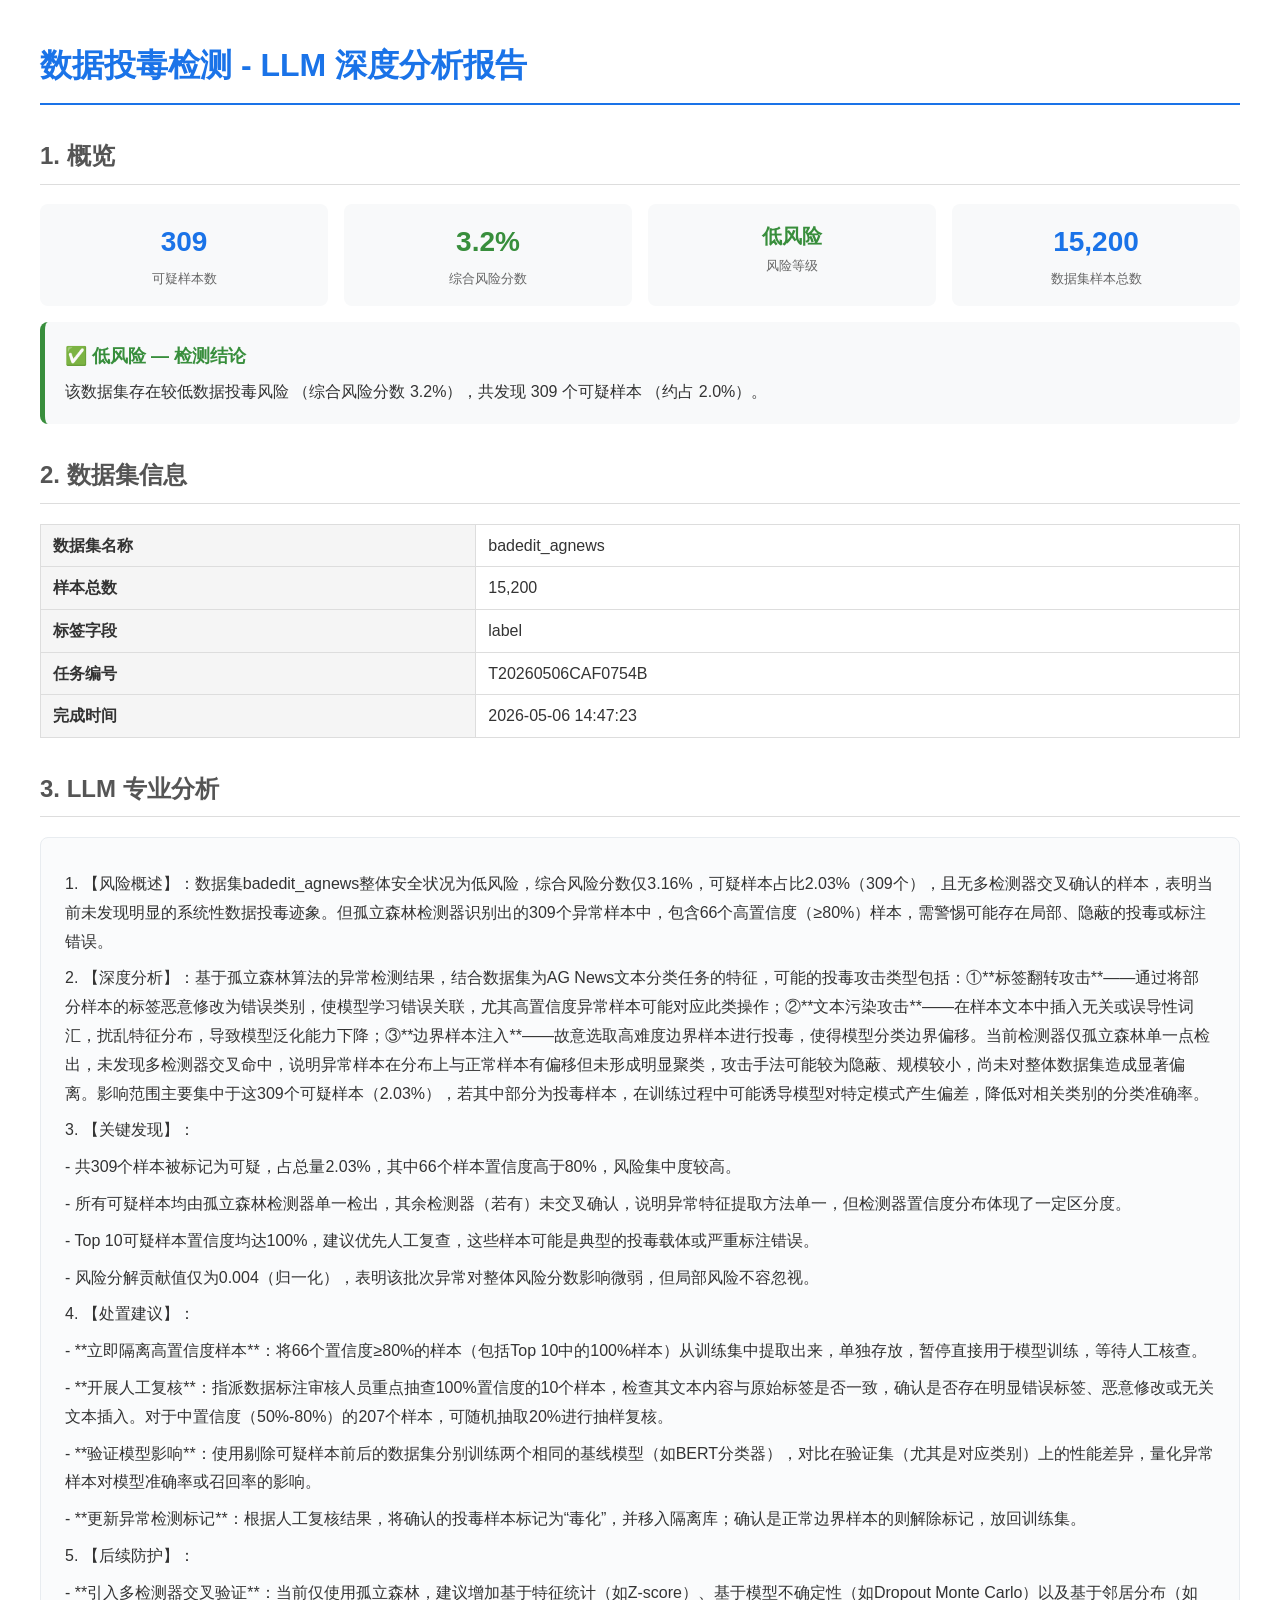
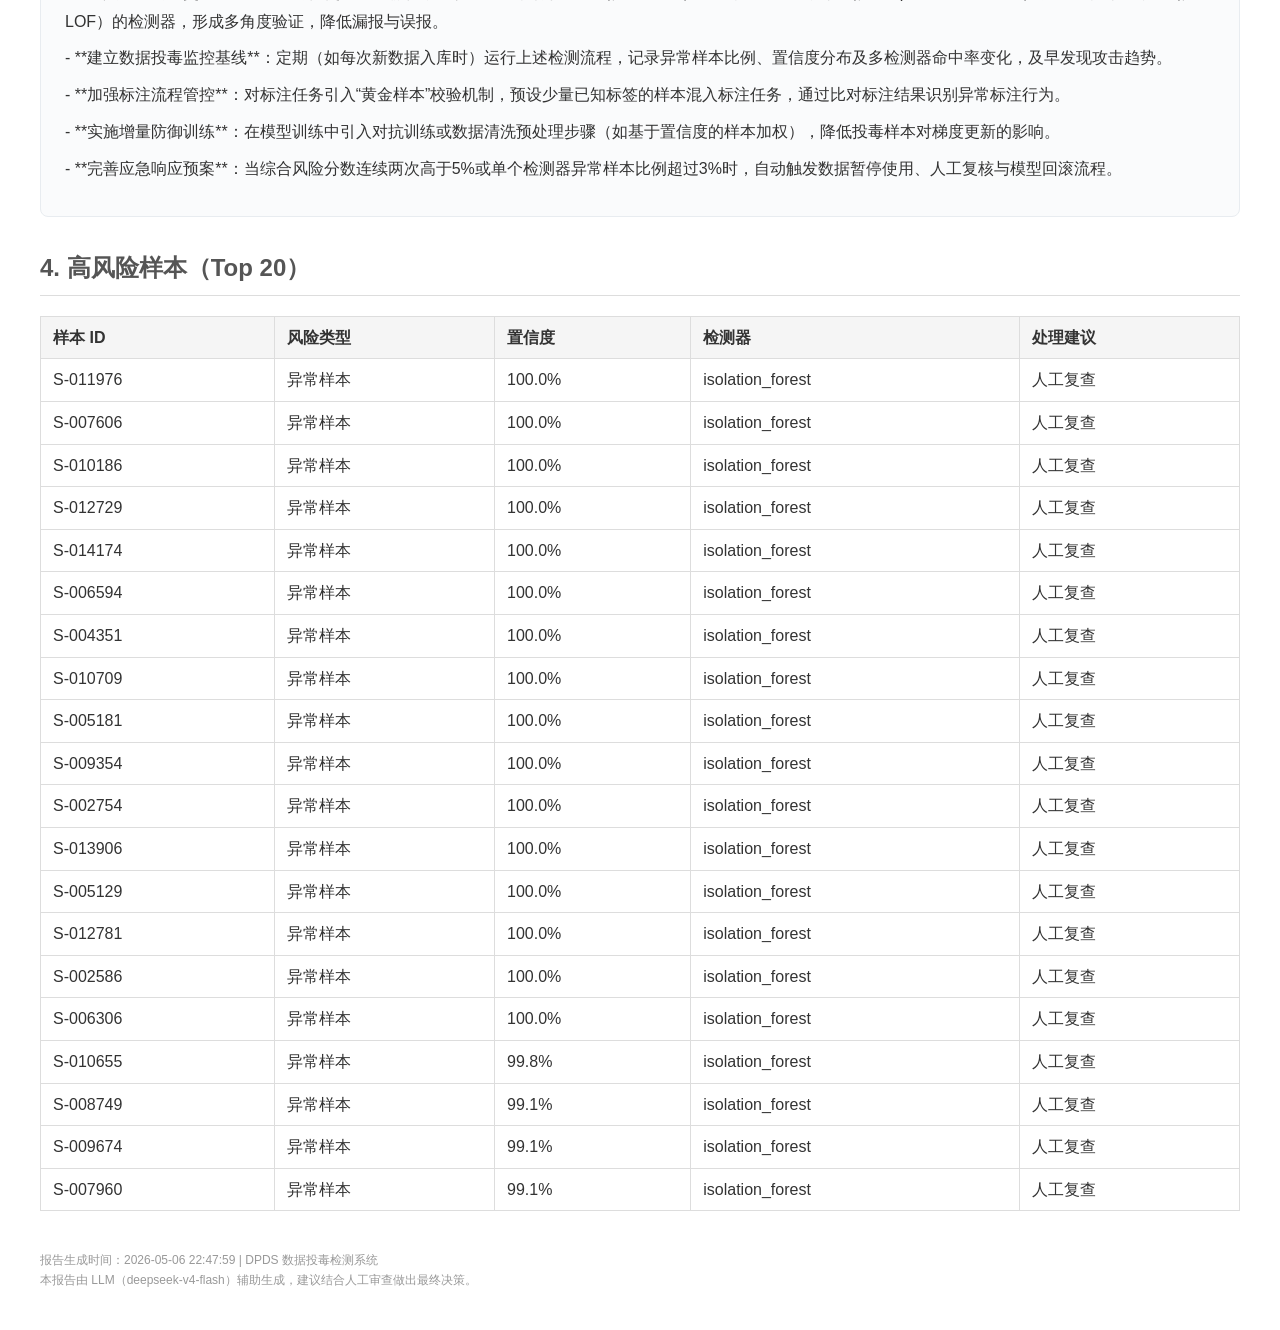
<file: media/reports/0ba3a35a26154b3cac8cc174fd62f3b5.html>
<!DOCTYPE html>
<html lang="zh-hans">
<head>
<meta charset="utf-8">
<title>DPDS LLM 分析报告 - T20260506CAF0754B</title>
<style>
  body { font-family: 'Microsoft YaHei', 'PingFang SC', sans-serif; margin: 40px; color: #333; line-height: 1.6; }
  h1 { color: #1a73e8; border-bottom: 2px solid #1a73e8; padding-bottom: 12px; }
  h2 { color: #555; border-bottom: 1px solid #ddd; padding-bottom: 8px; margin-top: 32px; }
  table { border-collapse: collapse; width: 100%; margin: 16px 0; }
  th, td { border: 1px solid #ddd; padding: 8px 12px; text-align: left; }
  th { background: #f5f5f5; font-weight: 600; }
  .stat-grid { display: grid; grid-template-columns: repeat(4, 1fr); gap: 16px; margin: 16px 0; }
  .stat-card { background: #f8f9fa; border-radius: 8px; padding: 16px; text-align: center; }
  .stat-value { font-size: 28px; font-weight: bold; color: #1a73e8; }
  .stat-label { font-size: 13px; color: #666; margin-top: 4px; }
  .conclusion-box { background: #f8f9fa; border-radius: 8px; padding: 20px; margin: 16px 0; border-left: 5px solid #388e3c; }
  .llm-section { background: #fafbfc; border-radius: 8px; padding: 24px; margin: 16px 0; border: 1px solid #e8ecf0; }
  .meta { color: #999; font-size: 12px; margin-top: 40px; }
</style>
</head>
<body>
<h1>数据投毒检测 - LLM 深度分析报告</h1>

<h2>1. 概览</h2>
<div class="stat-grid">
  <div class="stat-card">
    <div class="stat-value">309</div>
    <div class="stat-label">可疑样本数</div>
  </div>
  <div class="stat-card">
    <div class="stat-value" style="color:#388e3c;">3.2%</div>
    <div class="stat-label">综合风险分数</div>
  </div>
  <div class="stat-card">
    <div class="stat-value" style="color:#388e3c;font-size:20px;">低风险</div>
    <div class="stat-label">风险等级</div>
  </div>
  <div class="stat-card">
    <div class="stat-value">15,200</div>
    <div class="stat-label">数据集样本总数</div>
  </div>
</div>

<div class="conclusion-box">
  <div style="font-size:18px;font-weight:bold;color:#388e3c;margin-bottom:8px;">
    ✅ 低风险 — 检测结论
  </div>
  <p style="margin:0;">该数据集存在较低数据投毒风险
  （综合风险分数 3.2%），共发现 309 个可疑样本
  （约占 2.0%）。</p>
</div>

<h2>2. 数据集信息</h2>
<table>
  <tr><th>数据集名称</th><td>badedit_agnews</td></tr>
  <tr><th>样本总数</th><td>15,200</td></tr>
  <tr><th>标签字段</th><td>label</td></tr>
  <tr><th>任务编号</th><td>T20260506CAF0754B</td></tr>
  <tr><th>完成时间</th><td>2026-05-06 14:47:23</td></tr>
</table>

<h2>3. LLM 专业分析</h2>
<div class="llm-section">
<p style="margin:8px 0;line-height:1.8;">1. 【风险概述】：数据集badedit_agnews整体安全状况为低风险，综合风险分数仅3.16%，可疑样本占比2.03%（309个），且无多检测器交叉确认的样本，表明当前未发现明显的系统性数据投毒迹象。但孤立森林检测器识别出的309个异常样本中，包含66个高置信度（≥80%）样本，需警惕可能存在局部、隐蔽的投毒或标注错误。</p><p style="margin:8px 0;line-height:1.8;">2. 【深度分析】：基于孤立森林算法的异常检测结果，结合数据集为AG News文本分类任务的特征，可能的投毒攻击类型包括：①**标签翻转攻击**——通过将部分样本的标签恶意修改为错误类别，使模型学习错误关联，尤其高置信度异常样本可能对应此类操作；②**文本污染攻击**——在样本文本中插入无关或误导性词汇，扰乱特征分布，导致模型泛化能力下降；③**边界样本注入**——故意选取高难度边界样本进行投毒，使得模型分类边界偏移。当前检测器仅孤立森林单一点检出，未发现多检测器交叉命中，说明异常样本在分布上与正常样本有偏移但未形成明显聚类，攻击手法可能较为隐蔽、规模较小，尚未对整体数据集造成显著偏离。影响范围主要集中于这309个可疑样本（2.03%），若其中部分为投毒样本，在训练过程中可能诱导模型对特定模式产生偏差，降低对相关类别的分类准确率。</p><p style="margin:8px 0;line-height:1.8;">3. 【关键发现】：</p><p style="margin:8px 0;line-height:1.8;">- 共309个样本被标记为可疑，占总量2.03%，其中66个样本置信度高于80%，风险集中度较高。</p><p style="margin:8px 0;line-height:1.8;">- 所有可疑样本均由孤立森林检测器单一检出，其余检测器（若有）未交叉确认，说明异常特征提取方法单一，但检测器置信度分布体现了一定区分度。</p><p style="margin:8px 0;line-height:1.8;">- Top 10可疑样本置信度均达100%，建议优先人工复查，这些样本可能是典型的投毒载体或严重标注错误。</p><p style="margin:8px 0;line-height:1.8;">- 风险分解贡献值仅为0.004（归一化），表明该批次异常对整体风险分数影响微弱，但局部风险不容忽视。</p><p style="margin:8px 0;line-height:1.8;">4. 【处置建议】：</p><p style="margin:8px 0;line-height:1.8;">- **立即隔离高置信度样本**：将66个置信度≥80%的样本（包括Top 10中的100%样本）从训练集中提取出来，单独存放，暂停直接用于模型训练，等待人工核查。</p><p style="margin:8px 0;line-height:1.8;">- **开展人工复核**：指派数据标注审核人员重点抽查100%置信度的10个样本，检查其文本内容与原始标签是否一致，确认是否存在明显错误标签、恶意修改或无关文本插入。对于中置信度（50%-80%）的207个样本，可随机抽取20%进行抽样复核。</p><p style="margin:8px 0;line-height:1.8;">- **验证模型影响**：使用剔除可疑样本前后的数据集分别训练两个相同的基线模型（如BERT分类器），对比在验证集（尤其是对应类别）上的性能差异，量化异常样本对模型准确率或召回率的影响。</p><p style="margin:8px 0;line-height:1.8;">- **更新异常检测标记**：根据人工复核结果，将确认的投毒样本标记为“毒化”，并移入隔离库；确认是正常边界样本的则解除标记，放回训练集。</p><p style="margin:8px 0;line-height:1.8;">5. 【后续防护】：</p><p style="margin:8px 0;line-height:1.8;">- **引入多检测器交叉验证**：当前仅使用孤立森林，建议增加基于特征统计（如Z-score）、基于模型不确定性（如Dropout Monte Carlo）以及基于邻居分布（如LOF）的检测器，形成多角度验证，降低漏报与误报。</p><p style="margin:8px 0;line-height:1.8;">- **建立数据投毒监控基线**：定期（如每次新数据入库时）运行上述检测流程，记录异常样本比例、置信度分布及多检测器命中率变化，及早发现攻击趋势。</p><p style="margin:8px 0;line-height:1.8;">- **加强标注流程管控**：对标注任务引入“黄金样本”校验机制，预设少量已知标签的样本混入标注任务，通过比对标注结果识别异常标注行为。</p><p style="margin:8px 0;line-height:1.8;">- **实施增量防御训练**：在模型训练中引入对抗训练或数据清洗预处理步骤（如基于置信度的样本加权），降低投毒样本对梯度更新的影响。</p><p style="margin:8px 0;line-height:1.8;">- **完善应急响应预案**：当综合风险分数连续两次高于5%或单个检测器异常样本比例超过3%时，自动触发数据暂停使用、人工复核与模型回滚流程。</p>
</div>

<h2>4. 高风险样本（Top 20）</h2>
<table>
  <tr><th>样本 ID</th><th>风险类型</th><th>置信度</th><th>检测器</th><th>处理建议</th></tr>
  <tr><td>S-011976</td><td>异常样本</td><td>100.0%</td><td>isolation_forest</td><td>人工复查</td></tr>
<tr><td>S-007606</td><td>异常样本</td><td>100.0%</td><td>isolation_forest</td><td>人工复查</td></tr>
<tr><td>S-010186</td><td>异常样本</td><td>100.0%</td><td>isolation_forest</td><td>人工复查</td></tr>
<tr><td>S-012729</td><td>异常样本</td><td>100.0%</td><td>isolation_forest</td><td>人工复查</td></tr>
<tr><td>S-014174</td><td>异常样本</td><td>100.0%</td><td>isolation_forest</td><td>人工复查</td></tr>
<tr><td>S-006594</td><td>异常样本</td><td>100.0%</td><td>isolation_forest</td><td>人工复查</td></tr>
<tr><td>S-004351</td><td>异常样本</td><td>100.0%</td><td>isolation_forest</td><td>人工复查</td></tr>
<tr><td>S-010709</td><td>异常样本</td><td>100.0%</td><td>isolation_forest</td><td>人工复查</td></tr>
<tr><td>S-005181</td><td>异常样本</td><td>100.0%</td><td>isolation_forest</td><td>人工复查</td></tr>
<tr><td>S-009354</td><td>异常样本</td><td>100.0%</td><td>isolation_forest</td><td>人工复查</td></tr>
<tr><td>S-002754</td><td>异常样本</td><td>100.0%</td><td>isolation_forest</td><td>人工复查</td></tr>
<tr><td>S-013906</td><td>异常样本</td><td>100.0%</td><td>isolation_forest</td><td>人工复查</td></tr>
<tr><td>S-005129</td><td>异常样本</td><td>100.0%</td><td>isolation_forest</td><td>人工复查</td></tr>
<tr><td>S-012781</td><td>异常样本</td><td>100.0%</td><td>isolation_forest</td><td>人工复查</td></tr>
<tr><td>S-002586</td><td>异常样本</td><td>100.0%</td><td>isolation_forest</td><td>人工复查</td></tr>
<tr><td>S-006306</td><td>异常样本</td><td>100.0%</td><td>isolation_forest</td><td>人工复查</td></tr>
<tr><td>S-010655</td><td>异常样本</td><td>99.8%</td><td>isolation_forest</td><td>人工复查</td></tr>
<tr><td>S-008749</td><td>异常样本</td><td>99.1%</td><td>isolation_forest</td><td>人工复查</td></tr>
<tr><td>S-009674</td><td>异常样本</td><td>99.1%</td><td>isolation_forest</td><td>人工复查</td></tr>
<tr><td>S-007960</td><td>异常样本</td><td>99.1%</td><td>isolation_forest</td><td>人工复查</td></tr>

</table>

<p class="meta">
  报告生成时间：2026-05-06 22:47:59 | DPDS 数据投毒检测系统<br>
  本报告由 LLM（deepseek-v4-flash）辅助生成，建议结合人工审查做出最终决策。
</p>
</body>
</html>
</file>
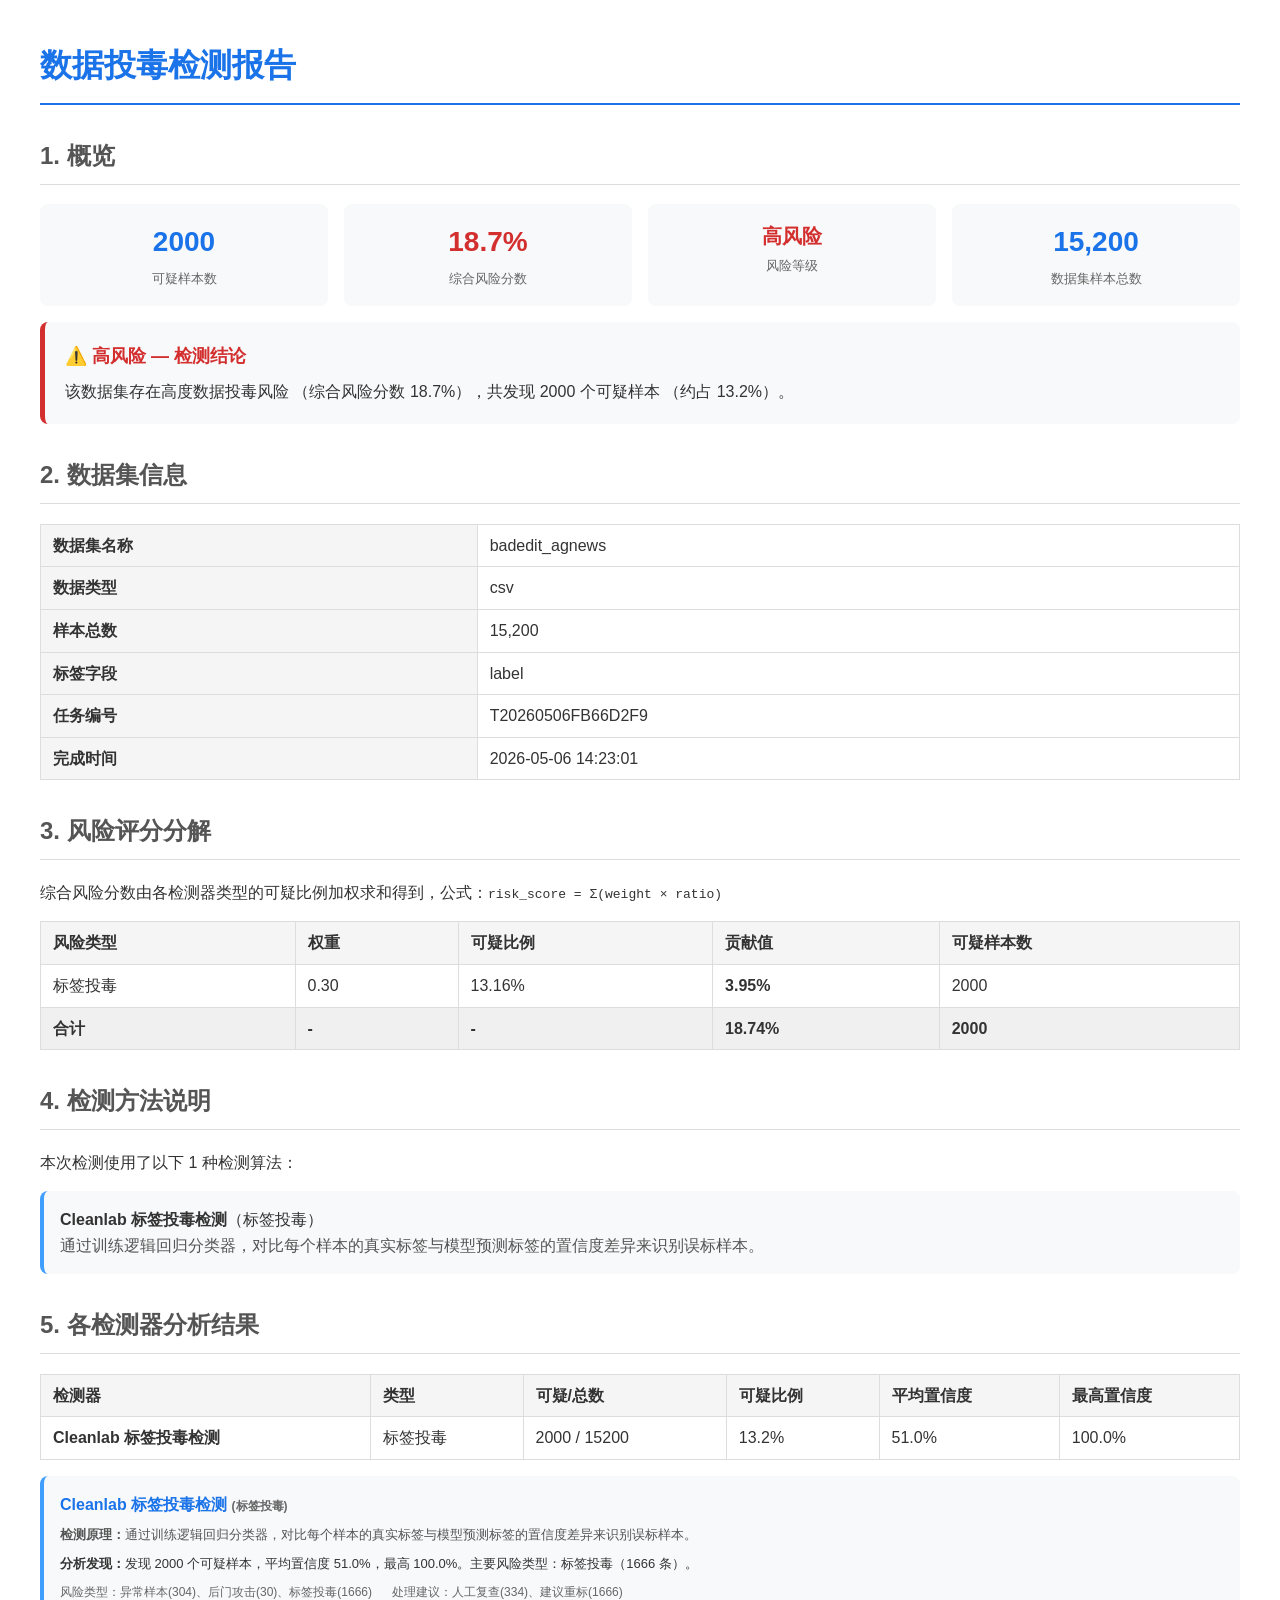
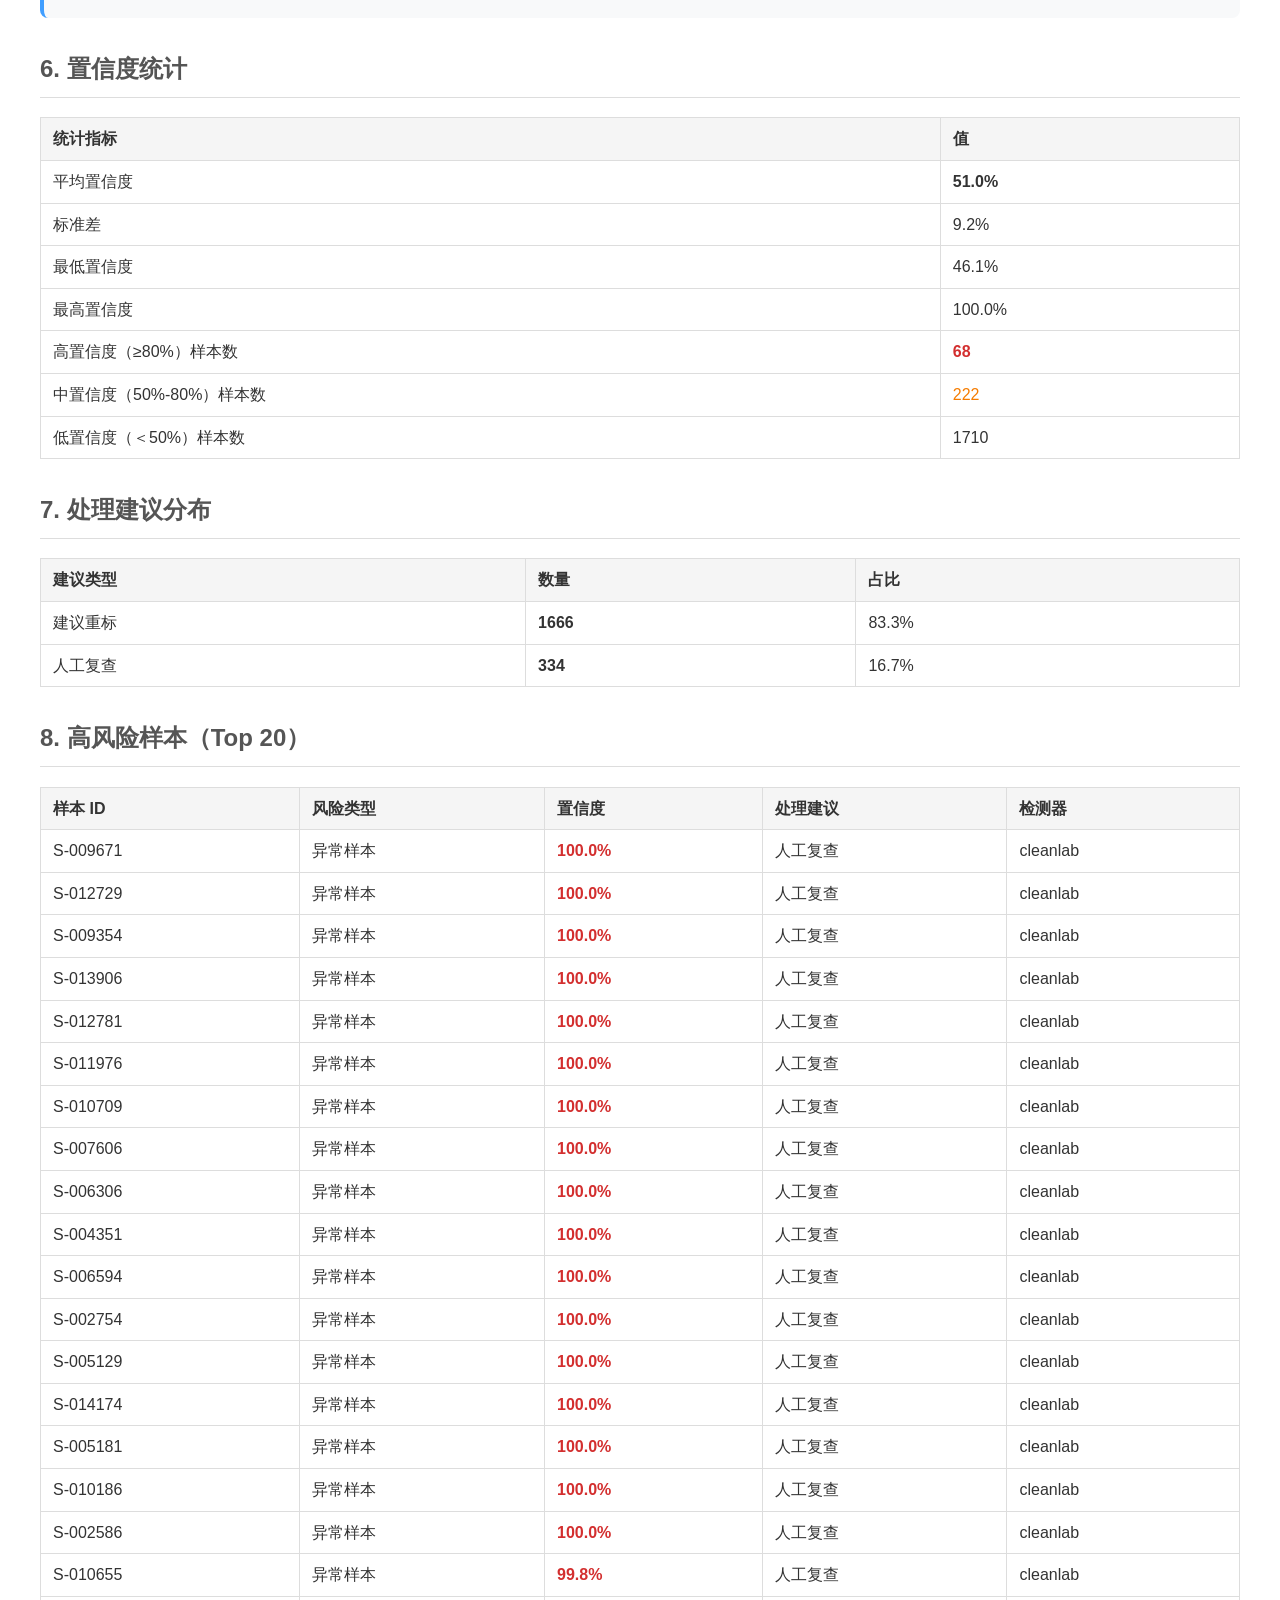
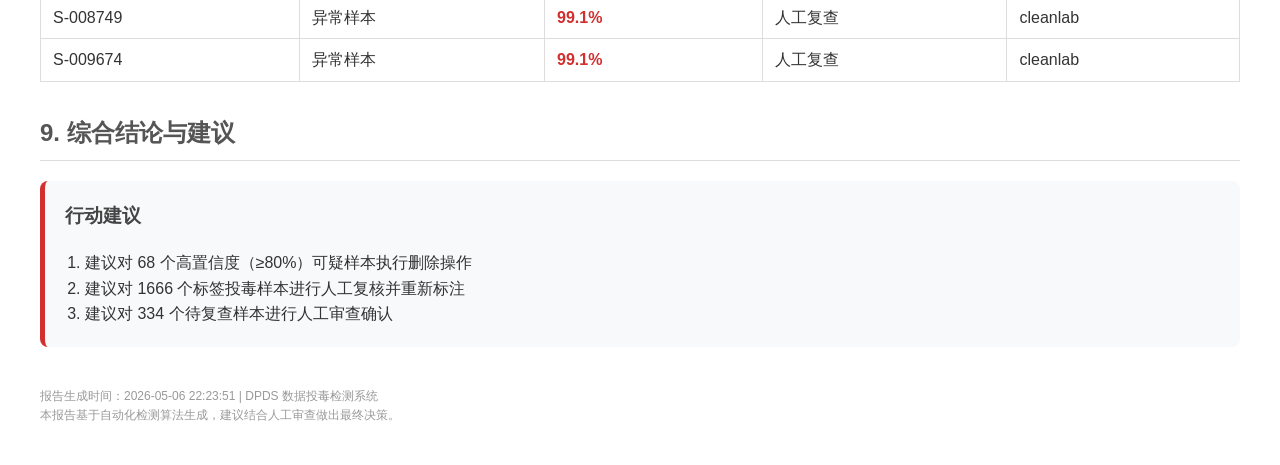
<file: media/reports/0dd08cd695414fa0a3a3578c16972508.html>
<!DOCTYPE html>
<html lang="zh-hans">
<head>
<meta charset="utf-8">
<title>DPDS 检测报告 - T20260506FB66D2F9</title>
<style>
  body { font-family: 'Microsoft YaHei', 'PingFang SC', sans-serif; margin: 40px; color: #333; line-height: 1.6; }
  h1 { color: #1a73e8; border-bottom: 2px solid #1a73e8; padding-bottom: 12px; }
  h2 { color: #555; border-bottom: 1px solid #ddd; padding-bottom: 8px; margin-top: 32px; }
  h3 { color: #444; margin-top: 20px; }
  table { border-collapse: collapse; width: 100%; margin: 16px 0; }
  th, td { border: 1px solid #ddd; padding: 8px 12px; text-align: left; }
  th { background: #f5f5f5; font-weight: 600; }
  .high { color: #d32f2f; font-weight: bold; }
  .medium { color: #f57c00; }
  .low { color: #388e3c; }
  .conclusion-box { background: #f8f9fa; border-radius: 8px; padding: 20px; margin: 16px 0; border-left: 5px solid #d32f2f; }
  .stat-grid { display: grid; grid-template-columns: repeat(4, 1fr); gap: 16px; margin: 16px 0; }
  .stat-card { background: #f8f9fa; border-radius: 8px; padding: 16px; text-align: center; }
  .stat-value { font-size: 28px; font-weight: bold; color: #1a73e8; }
  .stat-label { font-size: 13px; color: #666; margin-top: 4px; }
  .method-card { background: #f8f9fa; border-radius: 8px; padding: 16px; margin-bottom: 12px; border-left: 4px solid #409eff; }
  .meta { color: #999; font-size: 12px; margin-top: 40px; }
</style>
</head>
<body>
<h1>数据投毒检测报告</h1>

<h2>1. 概览</h2>
<div class="stat-grid">
  <div class="stat-card">
    <div class="stat-value">2000</div>
    <div class="stat-label">可疑样本数</div>
  </div>
  <div class="stat-card">
    <div class="stat-value" style="color:#d32f2f;">18.7%</div>
    <div class="stat-label">综合风险分数</div>
  </div>
  <div class="stat-card">
    <div class="stat-value" style="color:#d32f2f;font-size:20px;">高风险</div>
    <div class="stat-label">风险等级</div>
  </div>
  <div class="stat-card">
    <div class="stat-value">15,200</div>
    <div class="stat-label">数据集样本总数</div>
  </div>
</div>

<div class="conclusion-box">
  <div style="font-size:18px;font-weight:bold;color:#d32f2f;margin-bottom:8px;">
    ⚠️ 高风险 — 检测结论
  </div>
  <p style="margin:0;">该数据集存在高度数据投毒风险
  （综合风险分数 18.7%），共发现 2000 个可疑样本
  （约占 13.2%）。</p>
</div>

<h2>2. 数据集信息</h2>
<table>
  <tr><th>数据集名称</th><td>badedit_agnews</td></tr>
  <tr><th>数据类型</th><td>csv</td></tr>
  <tr><th>样本总数</th><td>15,200</td></tr>
  <tr><th>标签字段</th><td>label</td></tr>
  <tr><th>任务编号</th><td>T20260506FB66D2F9</td></tr>
  <tr><th>完成时间</th><td>2026-05-06 14:23:01</td></tr>
</table>

<h2>3. 风险评分分解</h2>
<p>综合风险分数由各检测器类型的可疑比例加权求和得到，公式：<code>risk_score = Σ(weight × ratio)</code></p>
<table>
  <tr><th>风险类型</th><th>权重</th><th>可疑比例</th><th>贡献值</th><th>可疑样本数</th></tr>
  <tr><td>标签投毒</td><td>0.30</td><td>13.16%</td><td><strong>3.95%</strong></td><td>2000</td></tr>

  <tr style="background:#f0f0f0;font-weight:bold;">
    <td>合计</td><td>-</td><td>-<td>18.74%</td><td>2000</td>
  </tr>
</table>

<h2>4. 检测方法说明</h2>
<p>本次检测使用了以下 1 种检测算法：</p>
<div class="method-card"><strong>Cleanlab 标签投毒检测</strong>（标签投毒）<br><span style="color:#555;">通过训练逻辑回归分类器，对比每个样本的真实标签与模型预测标签的置信度差异来识别误标样本。</span></div>

<h2>5. 各检测器分析结果</h2>
<table>
  <tr><th>检测器</th><th>类型</th><th>可疑/总数</th><th>可疑比例</th><th>平均置信度</th><th>最高置信度</th></tr>
  <tr><td><strong>Cleanlab 标签投毒检测</strong></td><td>标签投毒</td><td>2000 / 15200</td><td>13.2%</td><td>51.0%</td><td>100.0%</td></tr>

</table>

        <div style="background:#f8f9fa;border-radius:8px;padding:16px;margin-bottom:12px;border-left:4px solid #409eff;">
          <h4 style="margin:0 0 8px;color:#1a73e8;">Cleanlab 标签投毒检测 <span style="font-size:12px;color:#666;">(标签投毒)</span></h4>
          <p style="color:#555;font-size:13px;margin:0 0 8px;"><strong>检测原理：</strong>通过训练逻辑回归分类器，对比每个样本的真实标签与模型预测标签的置信度差异来识别误标样本。</p>
          <p style="color:#333;font-size:13px;margin:0 0 8px;"><strong>分析发现：</strong>发现 2000 个可疑样本，平均置信度 51.0%，最高 100.0%。主要风险类型：标签投毒（1666 条）。</p>
          <div style="display:flex;gap:20px;font-size:12px;color:#666;">
            <span>风险类型：异常样本(304)、后门攻击(30)、标签投毒(1666)</span>
            <span>处理建议：人工复查(334)、建议重标(1666)</span>
          </div>
        </div>

<h2>6. 置信度统计</h2>
<table>
  <tr><th>统计指标</th><th>值</th></tr>
  <tr><td>平均置信度</td><td><strong>51.0%</strong></td></tr>
  <tr><td>标准差</td><td>9.2%</td></tr>
  <tr><td>最低置信度</td><td>46.1%</td></tr>
  <tr><td>最高置信度</td><td>100.0%</td></tr>
  <tr><td>高置信度（≥80%）样本数</td><td class="high">68</td></tr>
  <tr><td>中置信度（50%-80%）样本数</td><td class="medium">222</td></tr>
  <tr><td>低置信度（＜50%）样本数</td><td>1710</td></tr>
</table>

<h2>7. 处理建议分布</h2>
<table>
  <tr><th>建议类型</th><th>数量</th><th>占比</th></tr>
  <tr><td>建议重标</td><td><strong>1666</strong></td><td>83.3%</td></tr>
<tr><td>人工复查</td><td><strong>334</strong></td><td>16.7%</td></tr>

</table>

<h2>8. 高风险样本（Top 20）</h2>
<table>
  <tr><th>样本 ID</th><th>风险类型</th><th>置信度</th><th>处理建议</th><th>检测器</th></tr>
  <tr><td>S-009671</td><td>异常样本</td><td class="high">100.0%</td><td>人工复查</td><td>cleanlab</td></tr>
<tr><td>S-012729</td><td>异常样本</td><td class="high">100.0%</td><td>人工复查</td><td>cleanlab</td></tr>
<tr><td>S-009354</td><td>异常样本</td><td class="high">100.0%</td><td>人工复查</td><td>cleanlab</td></tr>
<tr><td>S-013906</td><td>异常样本</td><td class="high">100.0%</td><td>人工复查</td><td>cleanlab</td></tr>
<tr><td>S-012781</td><td>异常样本</td><td class="high">100.0%</td><td>人工复查</td><td>cleanlab</td></tr>
<tr><td>S-011976</td><td>异常样本</td><td class="high">100.0%</td><td>人工复查</td><td>cleanlab</td></tr>
<tr><td>S-010709</td><td>异常样本</td><td class="high">100.0%</td><td>人工复查</td><td>cleanlab</td></tr>
<tr><td>S-007606</td><td>异常样本</td><td class="high">100.0%</td><td>人工复查</td><td>cleanlab</td></tr>
<tr><td>S-006306</td><td>异常样本</td><td class="high">100.0%</td><td>人工复查</td><td>cleanlab</td></tr>
<tr><td>S-004351</td><td>异常样本</td><td class="high">100.0%</td><td>人工复查</td><td>cleanlab</td></tr>
<tr><td>S-006594</td><td>异常样本</td><td class="high">100.0%</td><td>人工复查</td><td>cleanlab</td></tr>
<tr><td>S-002754</td><td>异常样本</td><td class="high">100.0%</td><td>人工复查</td><td>cleanlab</td></tr>
<tr><td>S-005129</td><td>异常样本</td><td class="high">100.0%</td><td>人工复查</td><td>cleanlab</td></tr>
<tr><td>S-014174</td><td>异常样本</td><td class="high">100.0%</td><td>人工复查</td><td>cleanlab</td></tr>
<tr><td>S-005181</td><td>异常样本</td><td class="high">100.0%</td><td>人工复查</td><td>cleanlab</td></tr>
<tr><td>S-010186</td><td>异常样本</td><td class="high">100.0%</td><td>人工复查</td><td>cleanlab</td></tr>
<tr><td>S-002586</td><td>异常样本</td><td class="high">100.0%</td><td>人工复查</td><td>cleanlab</td></tr>
<tr><td>S-010655</td><td>异常样本</td><td class="high">99.8%</td><td>人工复查</td><td>cleanlab</td></tr>
<tr><td>S-008749</td><td>异常样本</td><td class="high">99.1%</td><td>人工复查</td><td>cleanlab</td></tr>
<tr><td>S-009674</td><td>异常样本</td><td class="high">99.1%</td><td>人工复查</td><td>cleanlab</td></tr>

</table>



<h2>9. 综合结论与建议</h2>
<div class="conclusion-box">
  <h3 style="margin-top:0;">行动建议</h3>
  <ol style="margin:0;padding-left:20px;">
    <li>建议对 68 个高置信度（≥80%）可疑样本执行删除操作</li><li>建议对 1666 个标签投毒样本进行人工复核并重新标注</li><li>建议对 334 个待复查样本进行人工审查确认</li>
  </ol>
</div>

<p class="meta">
  报告生成时间：2026-05-06 22:23:51 | DPDS 数据投毒检测系统<br>
  本报告基于自动化检测算法生成，建议结合人工审查做出最终决策。
</p>
</body>
</html>
</file>
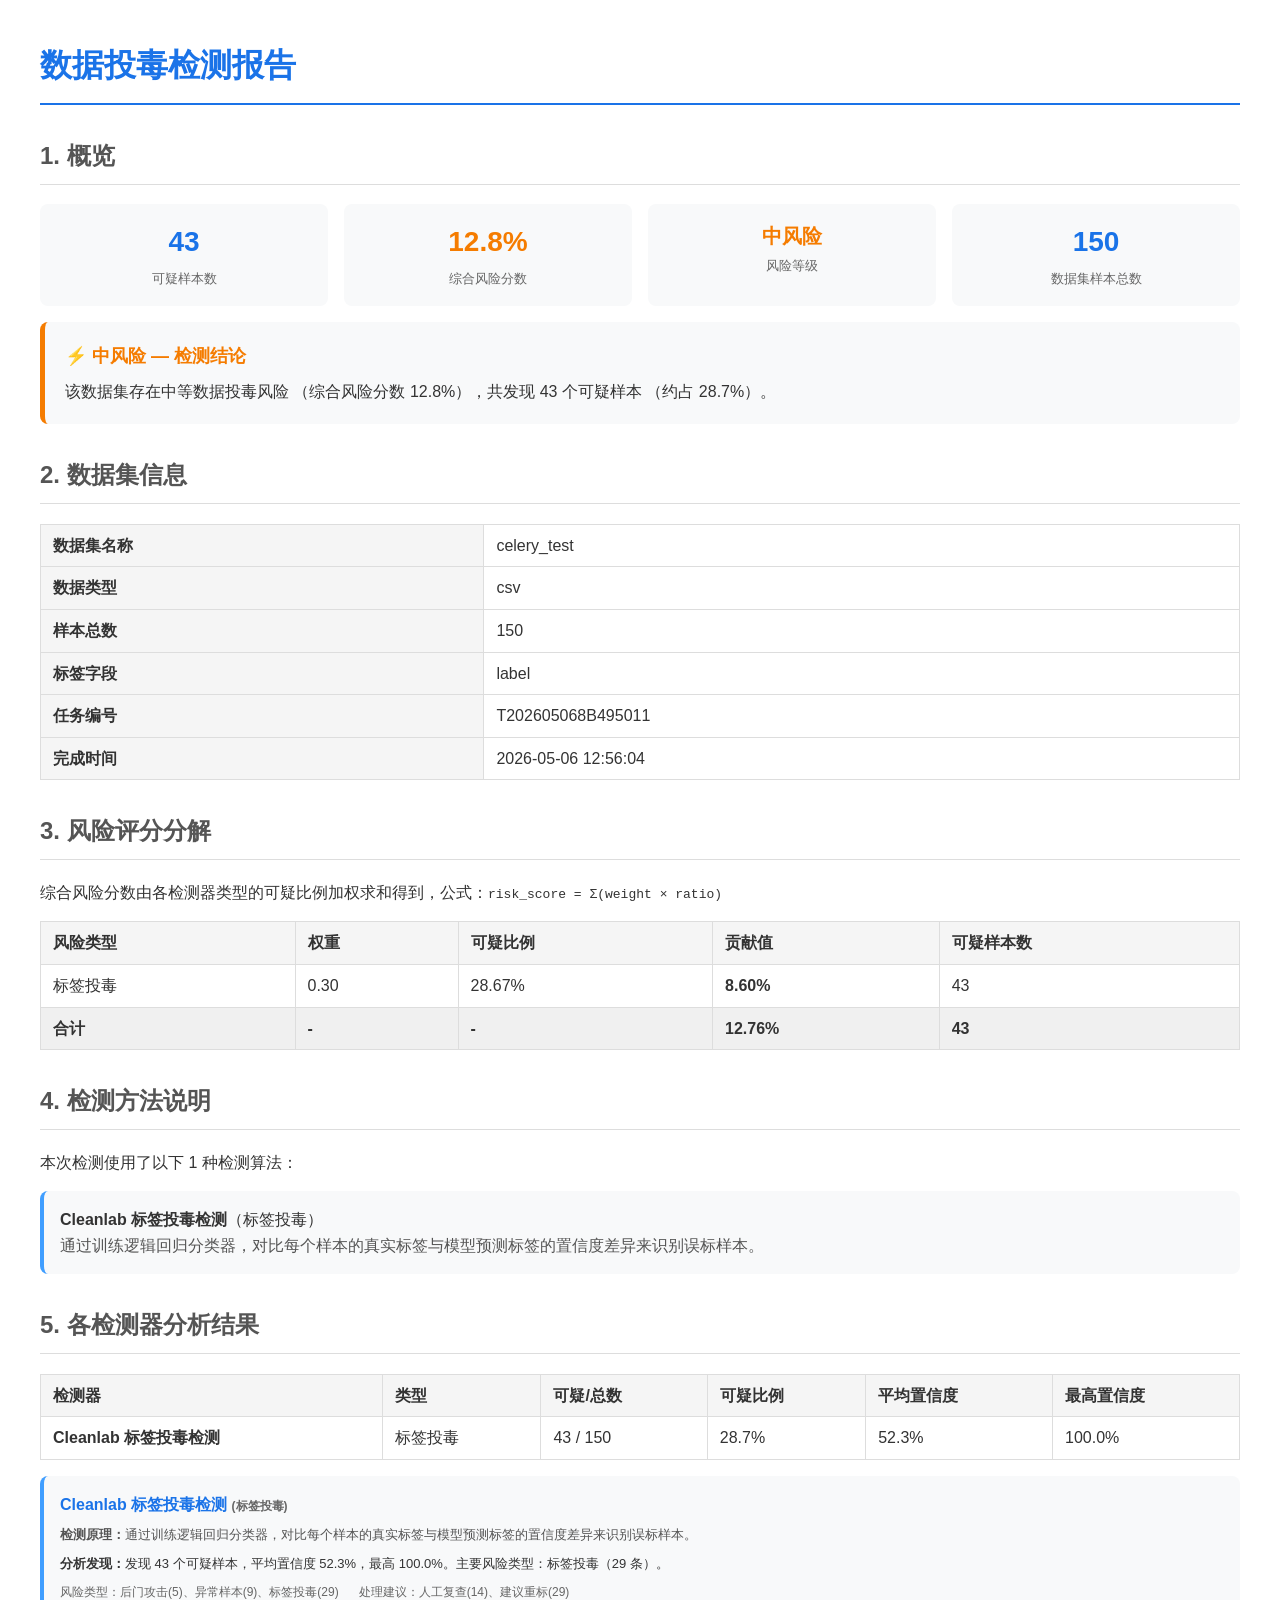
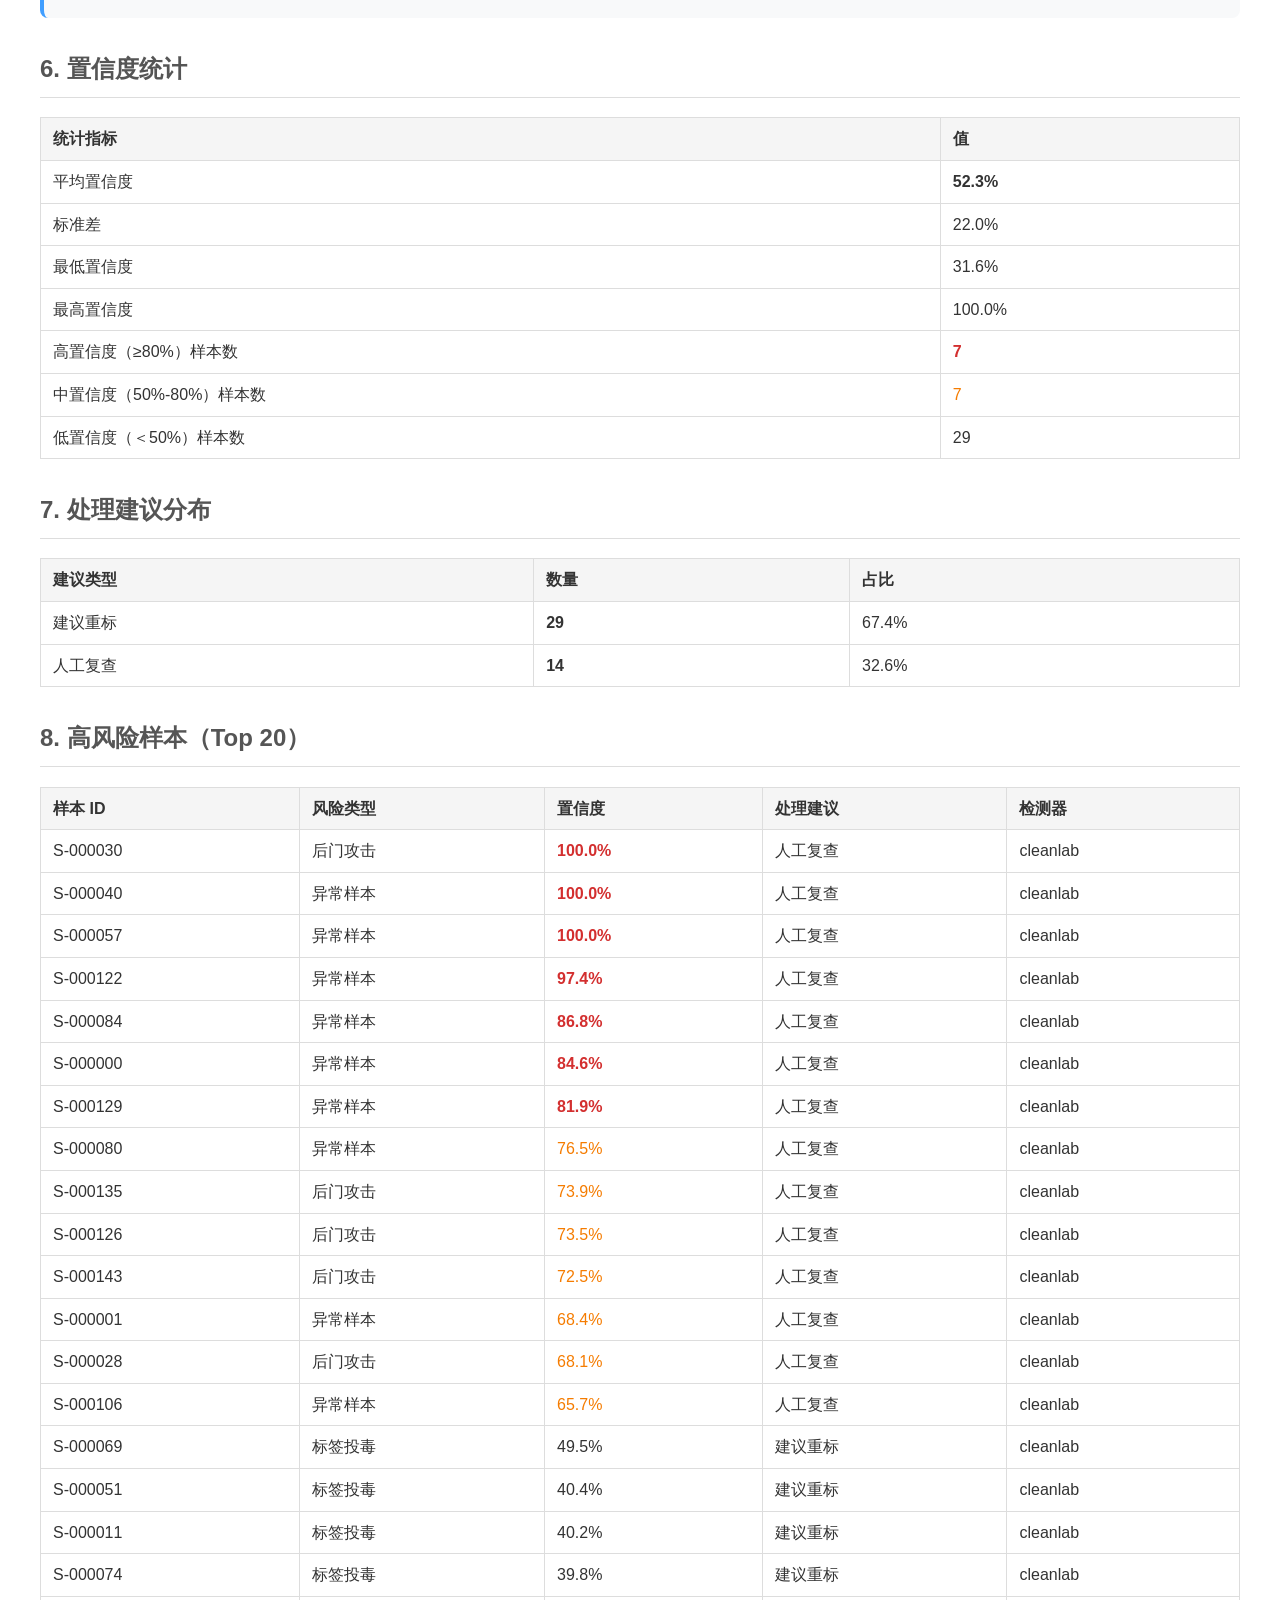
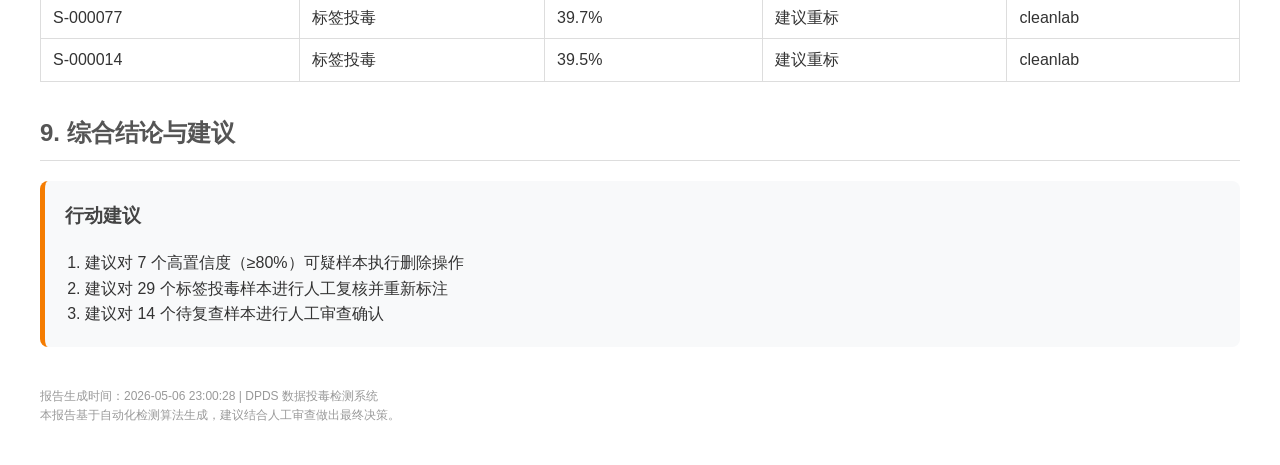
<file: media/reports/5b2b969381164c0daee00f2edb3d8d48.html>
<!DOCTYPE html>
<html lang="zh-hans">
<head>
<meta charset="utf-8">
<title>DPDS 检测报告 - T202605068B495011</title>
<style>
  body { font-family: 'Microsoft YaHei', 'PingFang SC', sans-serif; margin: 40px; color: #333; line-height: 1.6; }
  h1 { color: #1a73e8; border-bottom: 2px solid #1a73e8; padding-bottom: 12px; }
  h2 { color: #555; border-bottom: 1px solid #ddd; padding-bottom: 8px; margin-top: 32px; }
  h3 { color: #444; margin-top: 20px; }
  table { border-collapse: collapse; width: 100%; margin: 16px 0; }
  th, td { border: 1px solid #ddd; padding: 8px 12px; text-align: left; }
  th { background: #f5f5f5; font-weight: 600; }
  .high { color: #d32f2f; font-weight: bold; }
  .medium { color: #f57c00; }
  .low { color: #388e3c; }
  .conclusion-box { background: #f8f9fa; border-radius: 8px; padding: 20px; margin: 16px 0; border-left: 5px solid #f57c00; }
  .stat-grid { display: grid; grid-template-columns: repeat(4, 1fr); gap: 16px; margin: 16px 0; }
  .stat-card { background: #f8f9fa; border-radius: 8px; padding: 16px; text-align: center; }
  .stat-value { font-size: 28px; font-weight: bold; color: #1a73e8; }
  .stat-label { font-size: 13px; color: #666; margin-top: 4px; }
  .method-card { background: #f8f9fa; border-radius: 8px; padding: 16px; margin-bottom: 12px; border-left: 4px solid #409eff; }
  .meta { color: #999; font-size: 12px; margin-top: 40px; }
</style>
</head>
<body>
<h1>数据投毒检测报告</h1>

<h2>1. 概览</h2>
<div class="stat-grid">
  <div class="stat-card">
    <div class="stat-value">43</div>
    <div class="stat-label">可疑样本数</div>
  </div>
  <div class="stat-card">
    <div class="stat-value" style="color:#f57c00;">12.8%</div>
    <div class="stat-label">综合风险分数</div>
  </div>
  <div class="stat-card">
    <div class="stat-value" style="color:#f57c00;font-size:20px;">中风险</div>
    <div class="stat-label">风险等级</div>
  </div>
  <div class="stat-card">
    <div class="stat-value">150</div>
    <div class="stat-label">数据集样本总数</div>
  </div>
</div>

<div class="conclusion-box">
  <div style="font-size:18px;font-weight:bold;color:#f57c00;margin-bottom:8px;">
    ⚡ 中风险 — 检测结论
  </div>
  <p style="margin:0;">该数据集存在中等数据投毒风险
  （综合风险分数 12.8%），共发现 43 个可疑样本
  （约占 28.7%）。</p>
</div>

<h2>2. 数据集信息</h2>
<table>
  <tr><th>数据集名称</th><td>celery_test</td></tr>
  <tr><th>数据类型</th><td>csv</td></tr>
  <tr><th>样本总数</th><td>150</td></tr>
  <tr><th>标签字段</th><td>label</td></tr>
  <tr><th>任务编号</th><td>T202605068B495011</td></tr>
  <tr><th>完成时间</th><td>2026-05-06 12:56:04</td></tr>
</table>

<h2>3. 风险评分分解</h2>
<p>综合风险分数由各检测器类型的可疑比例加权求和得到，公式：<code>risk_score = Σ(weight × ratio)</code></p>
<table>
  <tr><th>风险类型</th><th>权重</th><th>可疑比例</th><th>贡献值</th><th>可疑样本数</th></tr>
  <tr><td>标签投毒</td><td>0.30</td><td>28.67%</td><td><strong>8.60%</strong></td><td>43</td></tr>

  <tr style="background:#f0f0f0;font-weight:bold;">
    <td>合计</td><td>-</td><td>-<td>12.76%</td><td>43</td>
  </tr>
</table>

<h2>4. 检测方法说明</h2>
<p>本次检测使用了以下 1 种检测算法：</p>
<div class="method-card"><strong>Cleanlab 标签投毒检测</strong>（标签投毒）<br><span style="color:#555;">通过训练逻辑回归分类器，对比每个样本的真实标签与模型预测标签的置信度差异来识别误标样本。</span></div>

<h2>5. 各检测器分析结果</h2>
<table>
  <tr><th>检测器</th><th>类型</th><th>可疑/总数</th><th>可疑比例</th><th>平均置信度</th><th>最高置信度</th></tr>
  <tr><td><strong>Cleanlab 标签投毒检测</strong></td><td>标签投毒</td><td>43 / 150</td><td>28.7%</td><td>52.3%</td><td>100.0%</td></tr>

</table>

        <div style="background:#f8f9fa;border-radius:8px;padding:16px;margin-bottom:12px;border-left:4px solid #409eff;">
          <h4 style="margin:0 0 8px;color:#1a73e8;">Cleanlab 标签投毒检测 <span style="font-size:12px;color:#666;">(标签投毒)</span></h4>
          <p style="color:#555;font-size:13px;margin:0 0 8px;"><strong>检测原理：</strong>通过训练逻辑回归分类器，对比每个样本的真实标签与模型预测标签的置信度差异来识别误标样本。</p>
          <p style="color:#333;font-size:13px;margin:0 0 8px;"><strong>分析发现：</strong>发现 43 个可疑样本，平均置信度 52.3%，最高 100.0%。主要风险类型：标签投毒（29 条）。</p>
          <div style="display:flex;gap:20px;font-size:12px;color:#666;">
            <span>风险类型：后门攻击(5)、异常样本(9)、标签投毒(29)</span>
            <span>处理建议：人工复查(14)、建议重标(29)</span>
          </div>
        </div>

<h2>6. 置信度统计</h2>
<table>
  <tr><th>统计指标</th><th>值</th></tr>
  <tr><td>平均置信度</td><td><strong>52.3%</strong></td></tr>
  <tr><td>标准差</td><td>22.0%</td></tr>
  <tr><td>最低置信度</td><td>31.6%</td></tr>
  <tr><td>最高置信度</td><td>100.0%</td></tr>
  <tr><td>高置信度（≥80%）样本数</td><td class="high">7</td></tr>
  <tr><td>中置信度（50%-80%）样本数</td><td class="medium">7</td></tr>
  <tr><td>低置信度（＜50%）样本数</td><td>29</td></tr>
</table>

<h2>7. 处理建议分布</h2>
<table>
  <tr><th>建议类型</th><th>数量</th><th>占比</th></tr>
  <tr><td>建议重标</td><td><strong>29</strong></td><td>67.4%</td></tr>
<tr><td>人工复查</td><td><strong>14</strong></td><td>32.6%</td></tr>

</table>

<h2>8. 高风险样本（Top 20）</h2>
<table>
  <tr><th>样本 ID</th><th>风险类型</th><th>置信度</th><th>处理建议</th><th>检测器</th></tr>
  <tr><td>S-000030</td><td>后门攻击</td><td class="high">100.0%</td><td>人工复查</td><td>cleanlab</td></tr>
<tr><td>S-000040</td><td>异常样本</td><td class="high">100.0%</td><td>人工复查</td><td>cleanlab</td></tr>
<tr><td>S-000057</td><td>异常样本</td><td class="high">100.0%</td><td>人工复查</td><td>cleanlab</td></tr>
<tr><td>S-000122</td><td>异常样本</td><td class="high">97.4%</td><td>人工复查</td><td>cleanlab</td></tr>
<tr><td>S-000084</td><td>异常样本</td><td class="high">86.8%</td><td>人工复查</td><td>cleanlab</td></tr>
<tr><td>S-000000</td><td>异常样本</td><td class="high">84.6%</td><td>人工复查</td><td>cleanlab</td></tr>
<tr><td>S-000129</td><td>异常样本</td><td class="high">81.9%</td><td>人工复查</td><td>cleanlab</td></tr>
<tr><td>S-000080</td><td>异常样本</td><td class="medium">76.5%</td><td>人工复查</td><td>cleanlab</td></tr>
<tr><td>S-000135</td><td>后门攻击</td><td class="medium">73.9%</td><td>人工复查</td><td>cleanlab</td></tr>
<tr><td>S-000126</td><td>后门攻击</td><td class="medium">73.5%</td><td>人工复查</td><td>cleanlab</td></tr>
<tr><td>S-000143</td><td>后门攻击</td><td class="medium">72.5%</td><td>人工复查</td><td>cleanlab</td></tr>
<tr><td>S-000001</td><td>异常样本</td><td class="medium">68.4%</td><td>人工复查</td><td>cleanlab</td></tr>
<tr><td>S-000028</td><td>后门攻击</td><td class="medium">68.1%</td><td>人工复查</td><td>cleanlab</td></tr>
<tr><td>S-000106</td><td>异常样本</td><td class="medium">65.7%</td><td>人工复查</td><td>cleanlab</td></tr>
<tr><td>S-000069</td><td>标签投毒</td><td class="">49.5%</td><td>建议重标</td><td>cleanlab</td></tr>
<tr><td>S-000051</td><td>标签投毒</td><td class="">40.4%</td><td>建议重标</td><td>cleanlab</td></tr>
<tr><td>S-000011</td><td>标签投毒</td><td class="">40.2%</td><td>建议重标</td><td>cleanlab</td></tr>
<tr><td>S-000074</td><td>标签投毒</td><td class="">39.8%</td><td>建议重标</td><td>cleanlab</td></tr>
<tr><td>S-000077</td><td>标签投毒</td><td class="">39.7%</td><td>建议重标</td><td>cleanlab</td></tr>
<tr><td>S-000014</td><td>标签投毒</td><td class="">39.5%</td><td>建议重标</td><td>cleanlab</td></tr>

</table>



<h2>9. 综合结论与建议</h2>
<div class="conclusion-box">
  <h3 style="margin-top:0;">行动建议</h3>
  <ol style="margin:0;padding-left:20px;">
    <li>建议对 7 个高置信度（≥80%）可疑样本执行删除操作</li><li>建议对 29 个标签投毒样本进行人工复核并重新标注</li><li>建议对 14 个待复查样本进行人工审查确认</li>
  </ol>
</div>

<p class="meta">
  报告生成时间：2026-05-06 23:00:28 | DPDS 数据投毒检测系统<br>
  本报告基于自动化检测算法生成，建议结合人工审查做出最终决策。
</p>
</body>
</html>
</file>
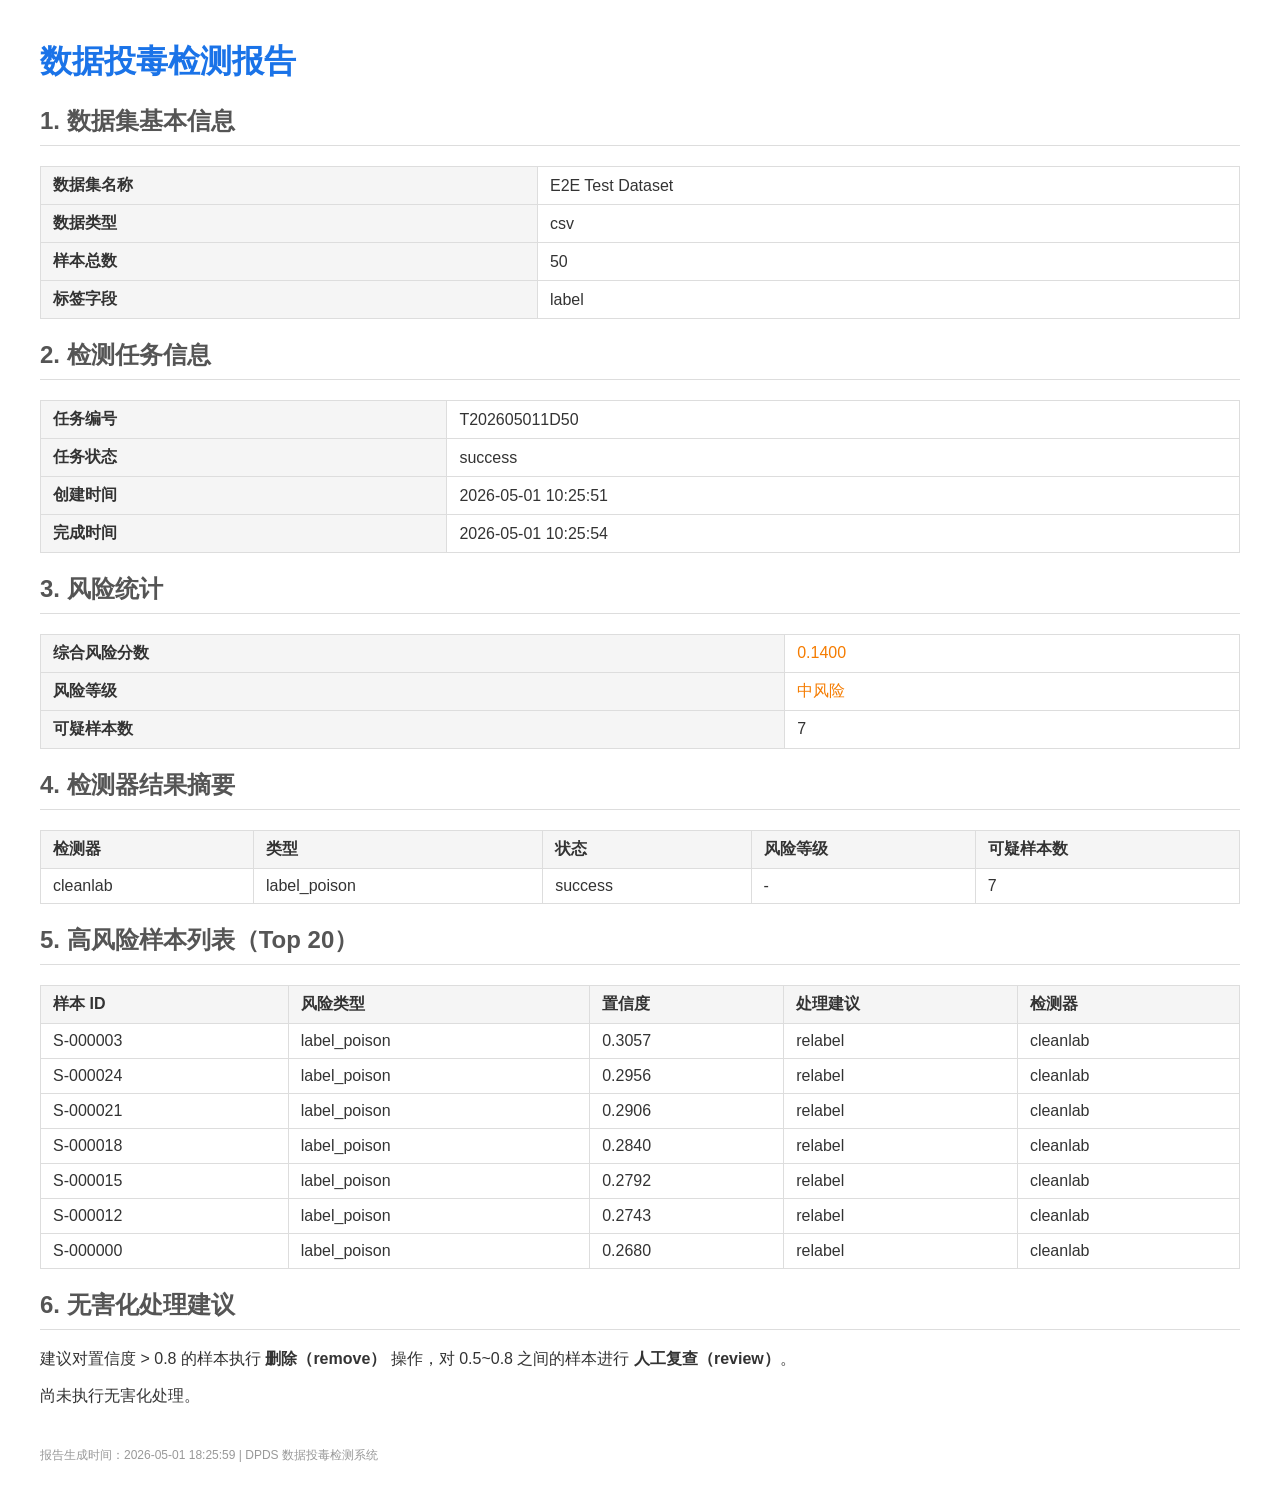
<file: media/reports/69052bd768b149f28efd8c927a852b17.html>
<!DOCTYPE html>
<html lang="zh-hans">
<head>
<meta charset="utf-8">
<title>DPDS 检测报告 - T202605011D50</title>
<style>
  body { font-family: 'Microsoft YaHei', sans-serif; margin: 40px; color: #333; }
  h1 { color: #1a73e8; } h2 { color: #555; border-bottom: 1px solid #ddd; padding-bottom: 8px; }
  table { border-collapse: collapse; width: 100%; margin: 16px 0; }
  th, td { border: 1px solid #ddd; padding: 8px 12px; text-align: left; }
  th { background: #f5f5f5; }
  .high { color: #d32f2f; font-weight: bold; }
  .medium { color: #f57c00; }
  .low { color: #388e3c; }
  .badge { display: inline-block; padding: 2px 8px; border-radius: 4px; font-size: 12px; }
</style>
</head>
<body>
<h1>数据投毒检测报告</h1>

<h2>1. 数据集基本信息</h2>
<table>
  <tr><th>数据集名称</th><td>E2E Test Dataset</td></tr>
  <tr><th>数据类型</th><td>csv</td></tr>
  <tr><th>样本总数</th><td>50</td></tr>
  <tr><th>标签字段</th><td>label</td></tr>
</table>

<h2>2. 检测任务信息</h2>
<table>
  <tr><th>任务编号</th><td>T202605011D50</td></tr>
  <tr><th>任务状态</th><td>success</td></tr>
  <tr><th>创建时间</th><td>2026-05-01 10:25:51</td></tr>
  <tr><th>完成时间</th><td>2026-05-01 10:25:54</td></tr>
</table>

<h2>3. 风险统计</h2>
<table>
  <tr><th>综合风险分数</th><td class="medium">0.1400</td></tr>
  <tr><th>风险等级</th><td class="medium">中风险</td></tr>
  <tr><th>可疑样本数</th><td>7</td></tr>
</table>

<h2>4. 检测器结果摘要</h2>
<table>
  <tr><th>检测器</th><th>类型</th><th>状态</th><th>风险等级</th><th>可疑样本数</th></tr>
  <tr><td>cleanlab</td><td>label_poison</td><td>success</td><td>-</td><td>7</td></tr>

</table>

<h2>5. 高风险样本列表（Top 20）</h2>
<table>
  <tr><th>样本 ID</th><th>风险类型</th><th>置信度</th><th>处理建议</th><th>检测器</th></tr>
  <tr><td>S-000003</td><td>label_poison</td><td>0.3057</td><td>relabel</td><td>cleanlab</td></tr>
<tr><td>S-000024</td><td>label_poison</td><td>0.2956</td><td>relabel</td><td>cleanlab</td></tr>
<tr><td>S-000021</td><td>label_poison</td><td>0.2906</td><td>relabel</td><td>cleanlab</td></tr>
<tr><td>S-000018</td><td>label_poison</td><td>0.2840</td><td>relabel</td><td>cleanlab</td></tr>
<tr><td>S-000015</td><td>label_poison</td><td>0.2792</td><td>relabel</td><td>cleanlab</td></tr>
<tr><td>S-000012</td><td>label_poison</td><td>0.2743</td><td>relabel</td><td>cleanlab</td></tr>
<tr><td>S-000000</td><td>label_poison</td><td>0.2680</td><td>relabel</td><td>cleanlab</td></tr>

</table>

<h2>6. 无害化处理建议</h2>
<p>建议对置信度 &gt; 0.8 的样本执行 <b>删除（remove）</b> 操作，对 0.5~0.8 之间的样本进行 <b>人工复查（review）</b>。</p>
<p>尚未执行无害化处理。</p>

<p style="color: #999; margin-top: 40px; font-size: 12px;">
  报告生成时间：2026-05-01 18:25:59 | DPDS 数据投毒检测系统
</p>
</body>
</html>
</file>
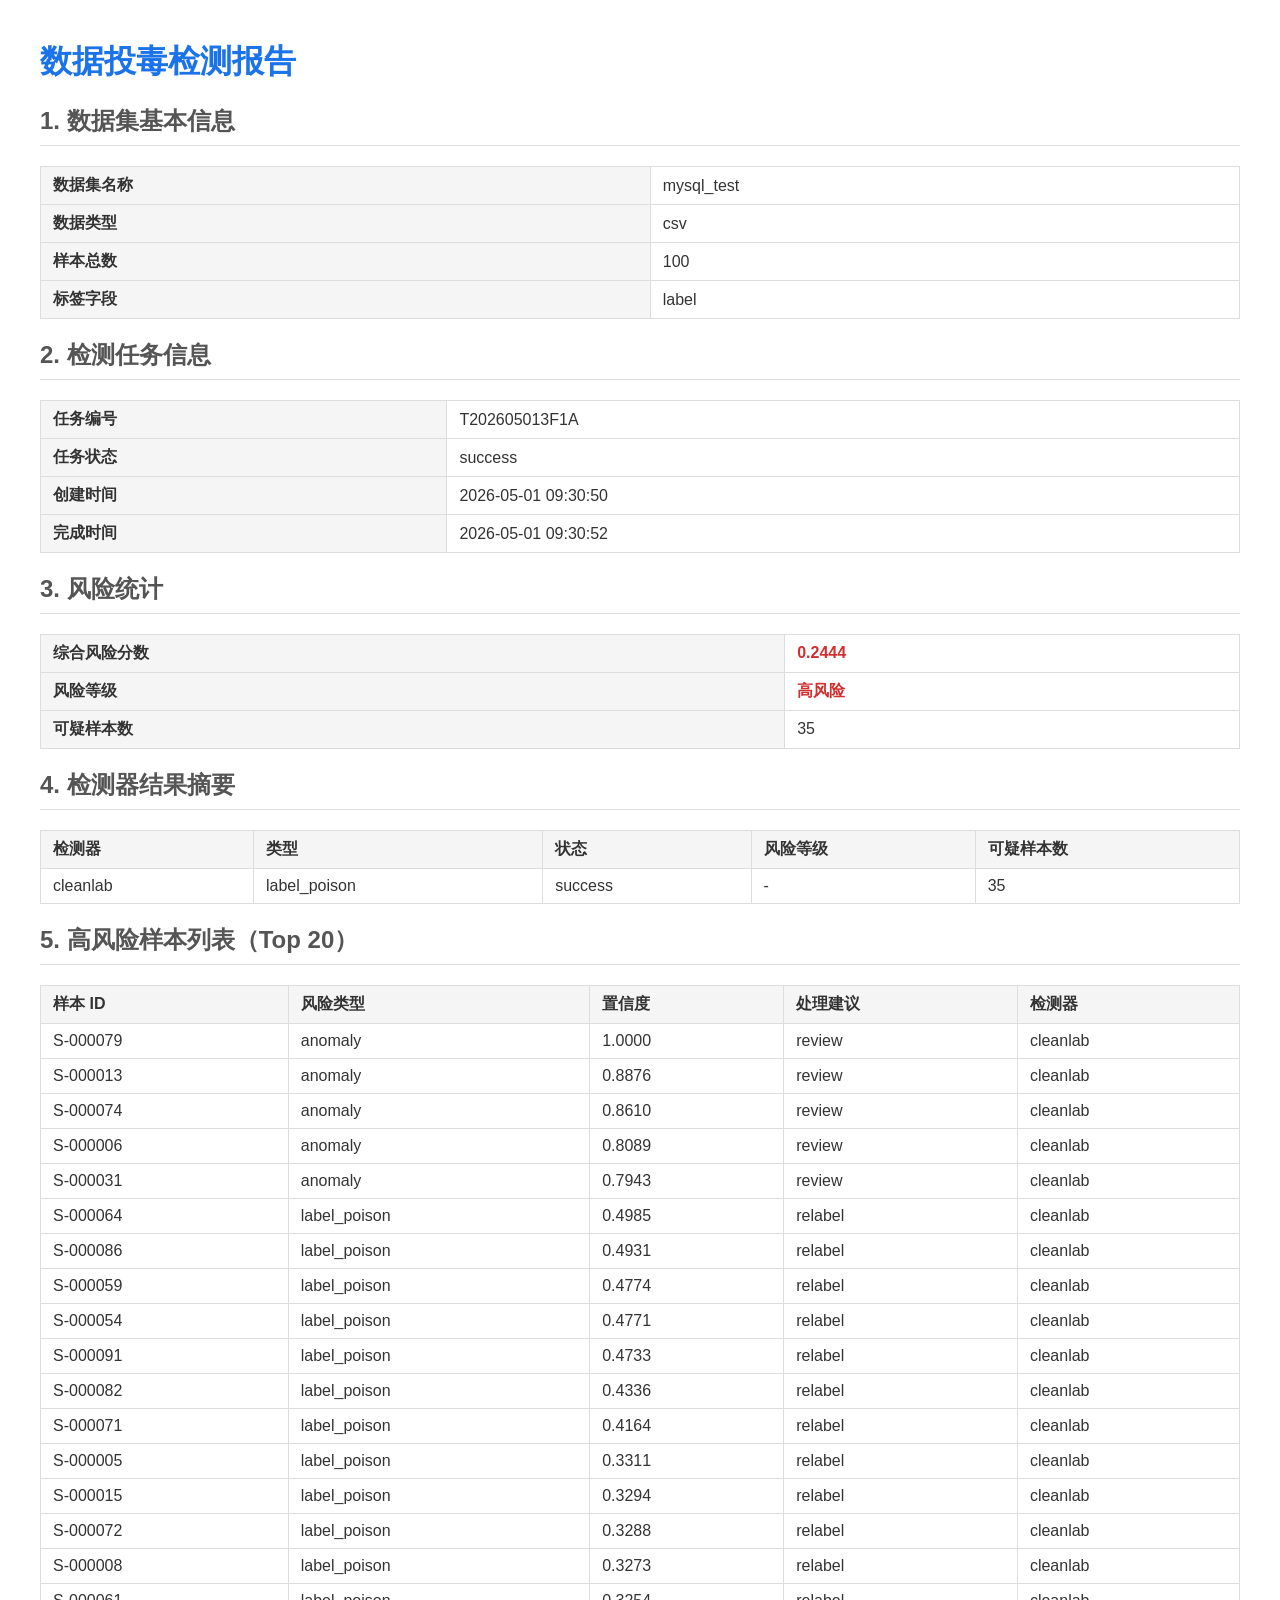
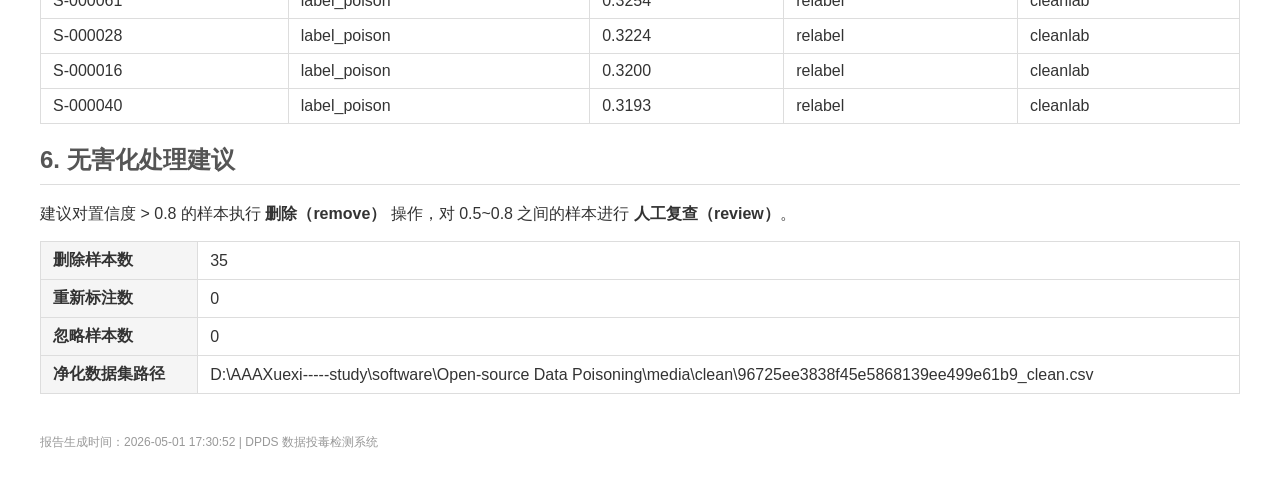
<file: media/reports/8bb2a0bcf6c641c8b04791c78c085c3b.html>
<!DOCTYPE html>
<html lang="zh-hans">
<head>
<meta charset="utf-8">
<title>DPDS 检测报告 - T202605013F1A</title>
<style>
  body { font-family: 'Microsoft YaHei', sans-serif; margin: 40px; color: #333; }
  h1 { color: #1a73e8; } h2 { color: #555; border-bottom: 1px solid #ddd; padding-bottom: 8px; }
  table { border-collapse: collapse; width: 100%; margin: 16px 0; }
  th, td { border: 1px solid #ddd; padding: 8px 12px; text-align: left; }
  th { background: #f5f5f5; }
  .high { color: #d32f2f; font-weight: bold; }
  .medium { color: #f57c00; }
  .low { color: #388e3c; }
  .badge { display: inline-block; padding: 2px 8px; border-radius: 4px; font-size: 12px; }
</style>
</head>
<body>
<h1>数据投毒检测报告</h1>

<h2>1. 数据集基本信息</h2>
<table>
  <tr><th>数据集名称</th><td>mysql_test</td></tr>
  <tr><th>数据类型</th><td>csv</td></tr>
  <tr><th>样本总数</th><td>100</td></tr>
  <tr><th>标签字段</th><td>label</td></tr>
</table>

<h2>2. 检测任务信息</h2>
<table>
  <tr><th>任务编号</th><td>T202605013F1A</td></tr>
  <tr><th>任务状态</th><td>success</td></tr>
  <tr><th>创建时间</th><td>2026-05-01 09:30:50</td></tr>
  <tr><th>完成时间</th><td>2026-05-01 09:30:52</td></tr>
</table>

<h2>3. 风险统计</h2>
<table>
  <tr><th>综合风险分数</th><td class="high">0.2444</td></tr>
  <tr><th>风险等级</th><td class="high">高风险</td></tr>
  <tr><th>可疑样本数</th><td>35</td></tr>
</table>

<h2>4. 检测器结果摘要</h2>
<table>
  <tr><th>检测器</th><th>类型</th><th>状态</th><th>风险等级</th><th>可疑样本数</th></tr>
  <tr><td>cleanlab</td><td>label_poison</td><td>success</td><td>-</td><td>35</td></tr>

</table>

<h2>5. 高风险样本列表（Top 20）</h2>
<table>
  <tr><th>样本 ID</th><th>风险类型</th><th>置信度</th><th>处理建议</th><th>检测器</th></tr>
  <tr><td>S-000079</td><td>anomaly</td><td>1.0000</td><td>review</td><td>cleanlab</td></tr>
<tr><td>S-000013</td><td>anomaly</td><td>0.8876</td><td>review</td><td>cleanlab</td></tr>
<tr><td>S-000074</td><td>anomaly</td><td>0.8610</td><td>review</td><td>cleanlab</td></tr>
<tr><td>S-000006</td><td>anomaly</td><td>0.8089</td><td>review</td><td>cleanlab</td></tr>
<tr><td>S-000031</td><td>anomaly</td><td>0.7943</td><td>review</td><td>cleanlab</td></tr>
<tr><td>S-000064</td><td>label_poison</td><td>0.4985</td><td>relabel</td><td>cleanlab</td></tr>
<tr><td>S-000086</td><td>label_poison</td><td>0.4931</td><td>relabel</td><td>cleanlab</td></tr>
<tr><td>S-000059</td><td>label_poison</td><td>0.4774</td><td>relabel</td><td>cleanlab</td></tr>
<tr><td>S-000054</td><td>label_poison</td><td>0.4771</td><td>relabel</td><td>cleanlab</td></tr>
<tr><td>S-000091</td><td>label_poison</td><td>0.4733</td><td>relabel</td><td>cleanlab</td></tr>
<tr><td>S-000082</td><td>label_poison</td><td>0.4336</td><td>relabel</td><td>cleanlab</td></tr>
<tr><td>S-000071</td><td>label_poison</td><td>0.4164</td><td>relabel</td><td>cleanlab</td></tr>
<tr><td>S-000005</td><td>label_poison</td><td>0.3311</td><td>relabel</td><td>cleanlab</td></tr>
<tr><td>S-000015</td><td>label_poison</td><td>0.3294</td><td>relabel</td><td>cleanlab</td></tr>
<tr><td>S-000072</td><td>label_poison</td><td>0.3288</td><td>relabel</td><td>cleanlab</td></tr>
<tr><td>S-000008</td><td>label_poison</td><td>0.3273</td><td>relabel</td><td>cleanlab</td></tr>
<tr><td>S-000061</td><td>label_poison</td><td>0.3254</td><td>relabel</td><td>cleanlab</td></tr>
<tr><td>S-000028</td><td>label_poison</td><td>0.3224</td><td>relabel</td><td>cleanlab</td></tr>
<tr><td>S-000016</td><td>label_poison</td><td>0.3200</td><td>relabel</td><td>cleanlab</td></tr>
<tr><td>S-000040</td><td>label_poison</td><td>0.3193</td><td>relabel</td><td>cleanlab</td></tr>

</table>

<h2>6. 无害化处理建议</h2>
<p>建议对置信度 &gt; 0.8 的样本执行 <b>删除（remove）</b> 操作，对 0.5~0.8 之间的样本进行 <b>人工复查（review）</b>。</p>
<table>
  <tr><th>删除样本数</th><td>35</td></tr>
  <tr><th>重新标注数</th><td>0</td></tr>
  <tr><th>忽略样本数</th><td>0</td></tr>
  <tr><th>净化数据集路径</th><td>D:\AAAXuexi-----study\software\Open-source Data Poisoning\media\clean\96725ee3838f45e5868139ee499e61b9_clean.csv</td></tr>
</table>

<p style="color: #999; margin-top: 40px; font-size: 12px;">
  报告生成时间：2026-05-01 17:30:52 | DPDS 数据投毒检测系统
</p>
</body>
</html>
</file>
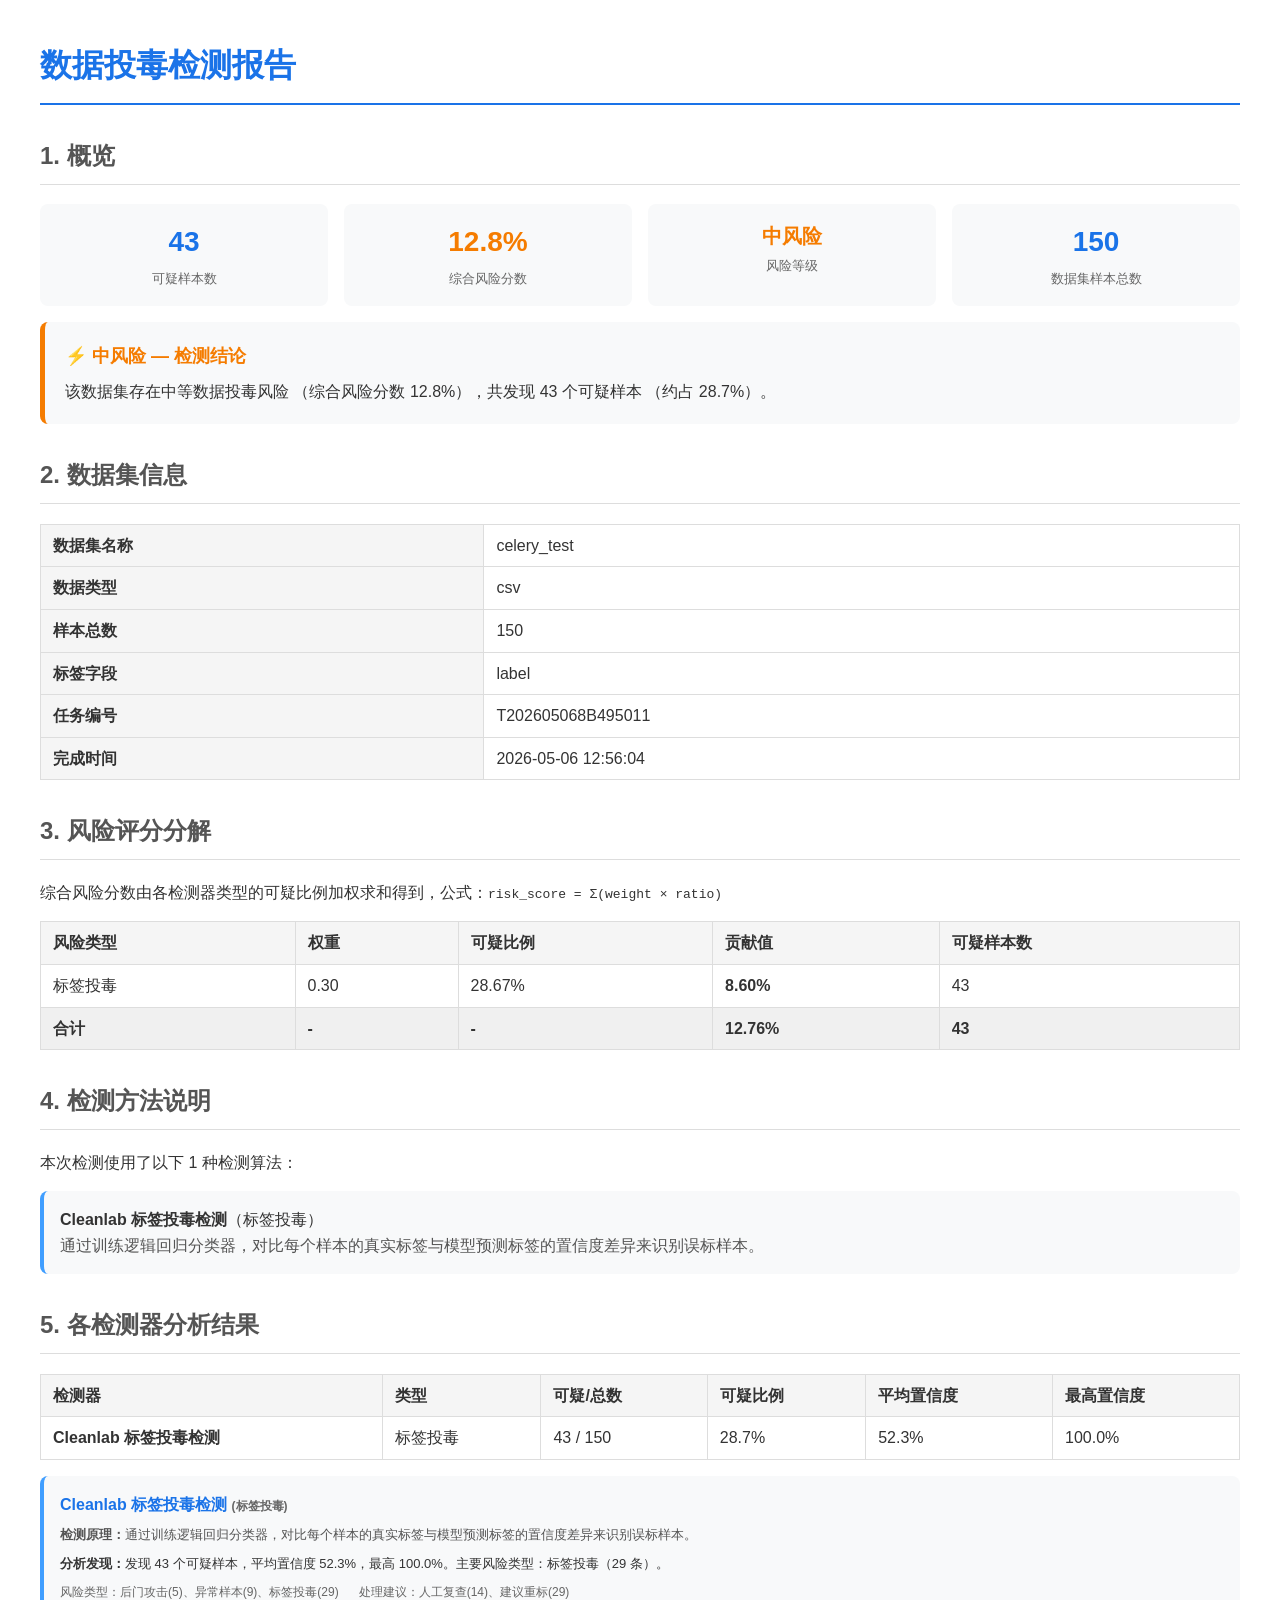
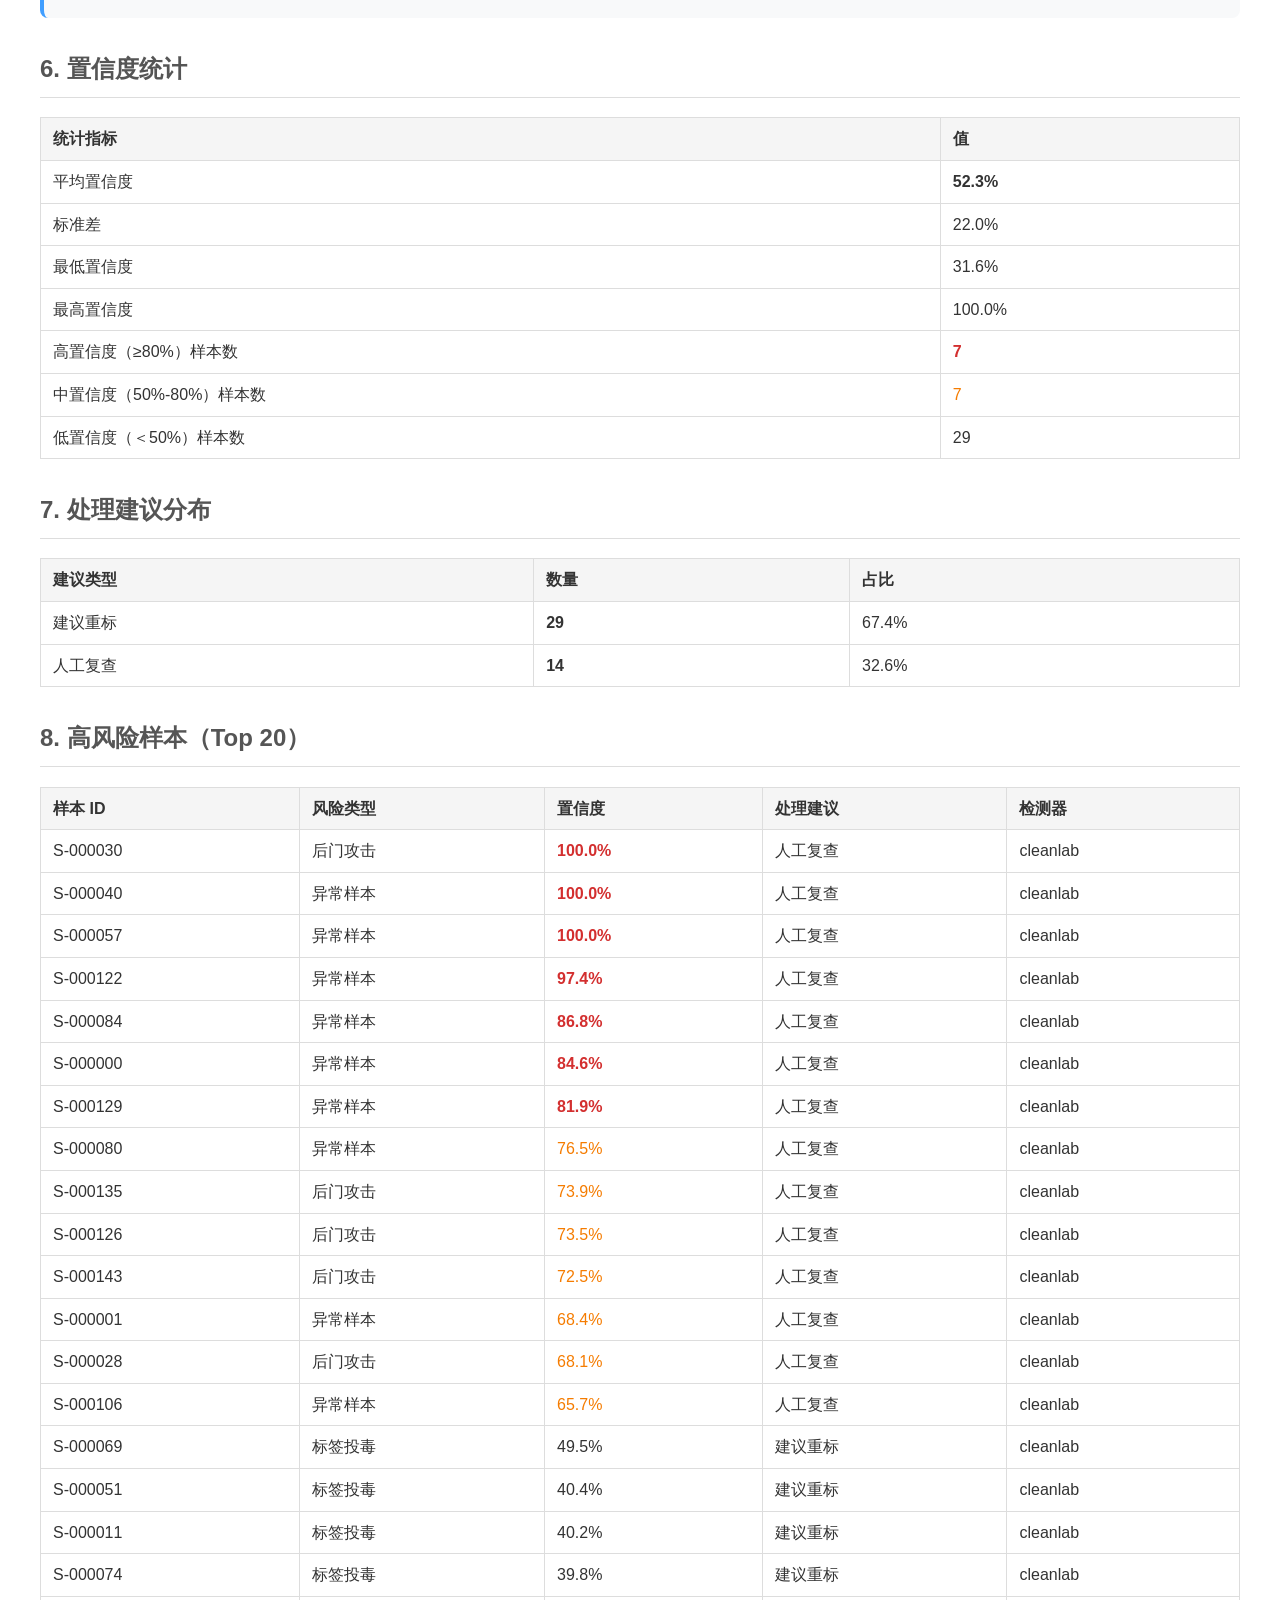
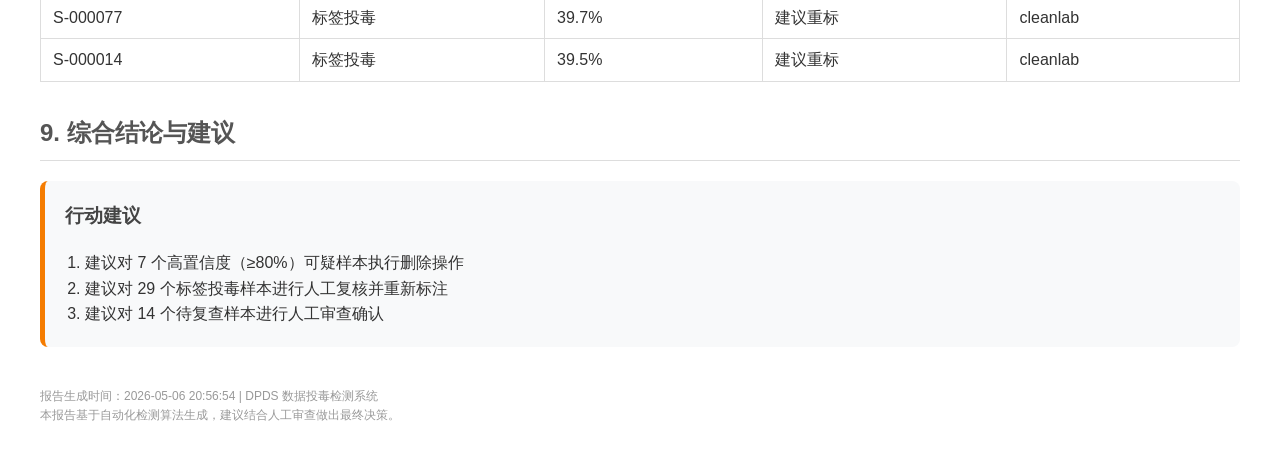
<file: media/reports/9611788421af44aa946ac99e3753964f.html>
<!DOCTYPE html>
<html lang="zh-hans">
<head>
<meta charset="utf-8">
<title>DPDS 检测报告 - T202605068B495011</title>
<style>
  body { font-family: 'Microsoft YaHei', 'PingFang SC', sans-serif; margin: 40px; color: #333; line-height: 1.6; }
  h1 { color: #1a73e8; border-bottom: 2px solid #1a73e8; padding-bottom: 12px; }
  h2 { color: #555; border-bottom: 1px solid #ddd; padding-bottom: 8px; margin-top: 32px; }
  h3 { color: #444; margin-top: 20px; }
  table { border-collapse: collapse; width: 100%; margin: 16px 0; }
  th, td { border: 1px solid #ddd; padding: 8px 12px; text-align: left; }
  th { background: #f5f5f5; font-weight: 600; }
  .high { color: #d32f2f; font-weight: bold; }
  .medium { color: #f57c00; }
  .low { color: #388e3c; }
  .conclusion-box { background: #f8f9fa; border-radius: 8px; padding: 20px; margin: 16px 0; border-left: 5px solid #f57c00; }
  .stat-grid { display: grid; grid-template-columns: repeat(4, 1fr); gap: 16px; margin: 16px 0; }
  .stat-card { background: #f8f9fa; border-radius: 8px; padding: 16px; text-align: center; }
  .stat-value { font-size: 28px; font-weight: bold; color: #1a73e8; }
  .stat-label { font-size: 13px; color: #666; margin-top: 4px; }
  .method-card { background: #f8f9fa; border-radius: 8px; padding: 16px; margin-bottom: 12px; border-left: 4px solid #409eff; }
  .meta { color: #999; font-size: 12px; margin-top: 40px; }
</style>
</head>
<body>
<h1>数据投毒检测报告</h1>

<h2>1. 概览</h2>
<div class="stat-grid">
  <div class="stat-card">
    <div class="stat-value">43</div>
    <div class="stat-label">可疑样本数</div>
  </div>
  <div class="stat-card">
    <div class="stat-value" style="color:#f57c00;">12.8%</div>
    <div class="stat-label">综合风险分数</div>
  </div>
  <div class="stat-card">
    <div class="stat-value" style="color:#f57c00;font-size:20px;">中风险</div>
    <div class="stat-label">风险等级</div>
  </div>
  <div class="stat-card">
    <div class="stat-value">150</div>
    <div class="stat-label">数据集样本总数</div>
  </div>
</div>

<div class="conclusion-box">
  <div style="font-size:18px;font-weight:bold;color:#f57c00;margin-bottom:8px;">
    ⚡ 中风险 — 检测结论
  </div>
  <p style="margin:0;">该数据集存在中等数据投毒风险
  （综合风险分数 12.8%），共发现 43 个可疑样本
  （约占 28.7%）。</p>
</div>

<h2>2. 数据集信息</h2>
<table>
  <tr><th>数据集名称</th><td>celery_test</td></tr>
  <tr><th>数据类型</th><td>csv</td></tr>
  <tr><th>样本总数</th><td>150</td></tr>
  <tr><th>标签字段</th><td>label</td></tr>
  <tr><th>任务编号</th><td>T202605068B495011</td></tr>
  <tr><th>完成时间</th><td>2026-05-06 12:56:04</td></tr>
</table>

<h2>3. 风险评分分解</h2>
<p>综合风险分数由各检测器类型的可疑比例加权求和得到，公式：<code>risk_score = Σ(weight × ratio)</code></p>
<table>
  <tr><th>风险类型</th><th>权重</th><th>可疑比例</th><th>贡献值</th><th>可疑样本数</th></tr>
  <tr><td>标签投毒</td><td>0.30</td><td>28.67%</td><td><strong>8.60%</strong></td><td>43</td></tr>

  <tr style="background:#f0f0f0;font-weight:bold;">
    <td>合计</td><td>-</td><td>-<td>12.76%</td><td>43</td>
  </tr>
</table>

<h2>4. 检测方法说明</h2>
<p>本次检测使用了以下 1 种检测算法：</p>
<div class="method-card"><strong>Cleanlab 标签投毒检测</strong>（标签投毒）<br><span style="color:#555;">通过训练逻辑回归分类器，对比每个样本的真实标签与模型预测标签的置信度差异来识别误标样本。</span></div>

<h2>5. 各检测器分析结果</h2>
<table>
  <tr><th>检测器</th><th>类型</th><th>可疑/总数</th><th>可疑比例</th><th>平均置信度</th><th>最高置信度</th></tr>
  <tr><td><strong>Cleanlab 标签投毒检测</strong></td><td>标签投毒</td><td>43 / 150</td><td>28.7%</td><td>52.3%</td><td>100.0%</td></tr>

</table>

        <div style="background:#f8f9fa;border-radius:8px;padding:16px;margin-bottom:12px;border-left:4px solid #409eff;">
          <h4 style="margin:0 0 8px;color:#1a73e8;">Cleanlab 标签投毒检测 <span style="font-size:12px;color:#666;">(标签投毒)</span></h4>
          <p style="color:#555;font-size:13px;margin:0 0 8px;"><strong>检测原理：</strong>通过训练逻辑回归分类器，对比每个样本的真实标签与模型预测标签的置信度差异来识别误标样本。</p>
          <p style="color:#333;font-size:13px;margin:0 0 8px;"><strong>分析发现：</strong>发现 43 个可疑样本，平均置信度 52.3%，最高 100.0%。主要风险类型：标签投毒（29 条）。</p>
          <div style="display:flex;gap:20px;font-size:12px;color:#666;">
            <span>风险类型：后门攻击(5)、异常样本(9)、标签投毒(29)</span>
            <span>处理建议：人工复查(14)、建议重标(29)</span>
          </div>
        </div>

<h2>6. 置信度统计</h2>
<table>
  <tr><th>统计指标</th><th>值</th></tr>
  <tr><td>平均置信度</td><td><strong>52.3%</strong></td></tr>
  <tr><td>标准差</td><td>22.0%</td></tr>
  <tr><td>最低置信度</td><td>31.6%</td></tr>
  <tr><td>最高置信度</td><td>100.0%</td></tr>
  <tr><td>高置信度（≥80%）样本数</td><td class="high">7</td></tr>
  <tr><td>中置信度（50%-80%）样本数</td><td class="medium">7</td></tr>
  <tr><td>低置信度（＜50%）样本数</td><td>29</td></tr>
</table>

<h2>7. 处理建议分布</h2>
<table>
  <tr><th>建议类型</th><th>数量</th><th>占比</th></tr>
  <tr><td>建议重标</td><td><strong>29</strong></td><td>67.4%</td></tr>
<tr><td>人工复查</td><td><strong>14</strong></td><td>32.6%</td></tr>

</table>

<h2>8. 高风险样本（Top 20）</h2>
<table>
  <tr><th>样本 ID</th><th>风险类型</th><th>置信度</th><th>处理建议</th><th>检测器</th></tr>
  <tr><td>S-000030</td><td>后门攻击</td><td class="high">100.0%</td><td>人工复查</td><td>cleanlab</td></tr>
<tr><td>S-000040</td><td>异常样本</td><td class="high">100.0%</td><td>人工复查</td><td>cleanlab</td></tr>
<tr><td>S-000057</td><td>异常样本</td><td class="high">100.0%</td><td>人工复查</td><td>cleanlab</td></tr>
<tr><td>S-000122</td><td>异常样本</td><td class="high">97.4%</td><td>人工复查</td><td>cleanlab</td></tr>
<tr><td>S-000084</td><td>异常样本</td><td class="high">86.8%</td><td>人工复查</td><td>cleanlab</td></tr>
<tr><td>S-000000</td><td>异常样本</td><td class="high">84.6%</td><td>人工复查</td><td>cleanlab</td></tr>
<tr><td>S-000129</td><td>异常样本</td><td class="high">81.9%</td><td>人工复查</td><td>cleanlab</td></tr>
<tr><td>S-000080</td><td>异常样本</td><td class="medium">76.5%</td><td>人工复查</td><td>cleanlab</td></tr>
<tr><td>S-000135</td><td>后门攻击</td><td class="medium">73.9%</td><td>人工复查</td><td>cleanlab</td></tr>
<tr><td>S-000126</td><td>后门攻击</td><td class="medium">73.5%</td><td>人工复查</td><td>cleanlab</td></tr>
<tr><td>S-000143</td><td>后门攻击</td><td class="medium">72.5%</td><td>人工复查</td><td>cleanlab</td></tr>
<tr><td>S-000001</td><td>异常样本</td><td class="medium">68.4%</td><td>人工复查</td><td>cleanlab</td></tr>
<tr><td>S-000028</td><td>后门攻击</td><td class="medium">68.1%</td><td>人工复查</td><td>cleanlab</td></tr>
<tr><td>S-000106</td><td>异常样本</td><td class="medium">65.7%</td><td>人工复查</td><td>cleanlab</td></tr>
<tr><td>S-000069</td><td>标签投毒</td><td class="">49.5%</td><td>建议重标</td><td>cleanlab</td></tr>
<tr><td>S-000051</td><td>标签投毒</td><td class="">40.4%</td><td>建议重标</td><td>cleanlab</td></tr>
<tr><td>S-000011</td><td>标签投毒</td><td class="">40.2%</td><td>建议重标</td><td>cleanlab</td></tr>
<tr><td>S-000074</td><td>标签投毒</td><td class="">39.8%</td><td>建议重标</td><td>cleanlab</td></tr>
<tr><td>S-000077</td><td>标签投毒</td><td class="">39.7%</td><td>建议重标</td><td>cleanlab</td></tr>
<tr><td>S-000014</td><td>标签投毒</td><td class="">39.5%</td><td>建议重标</td><td>cleanlab</td></tr>

</table>



<h2>9. 综合结论与建议</h2>
<div class="conclusion-box">
  <h3 style="margin-top:0;">行动建议</h3>
  <ol style="margin:0;padding-left:20px;">
    <li>建议对 7 个高置信度（≥80%）可疑样本执行删除操作</li><li>建议对 29 个标签投毒样本进行人工复核并重新标注</li><li>建议对 14 个待复查样本进行人工审查确认</li>
  </ol>
</div>

<p class="meta">
  报告生成时间：2026-05-06 20:56:54 | DPDS 数据投毒检测系统<br>
  本报告基于自动化检测算法生成，建议结合人工审查做出最终决策。
</p>
</body>
</html>
</file>
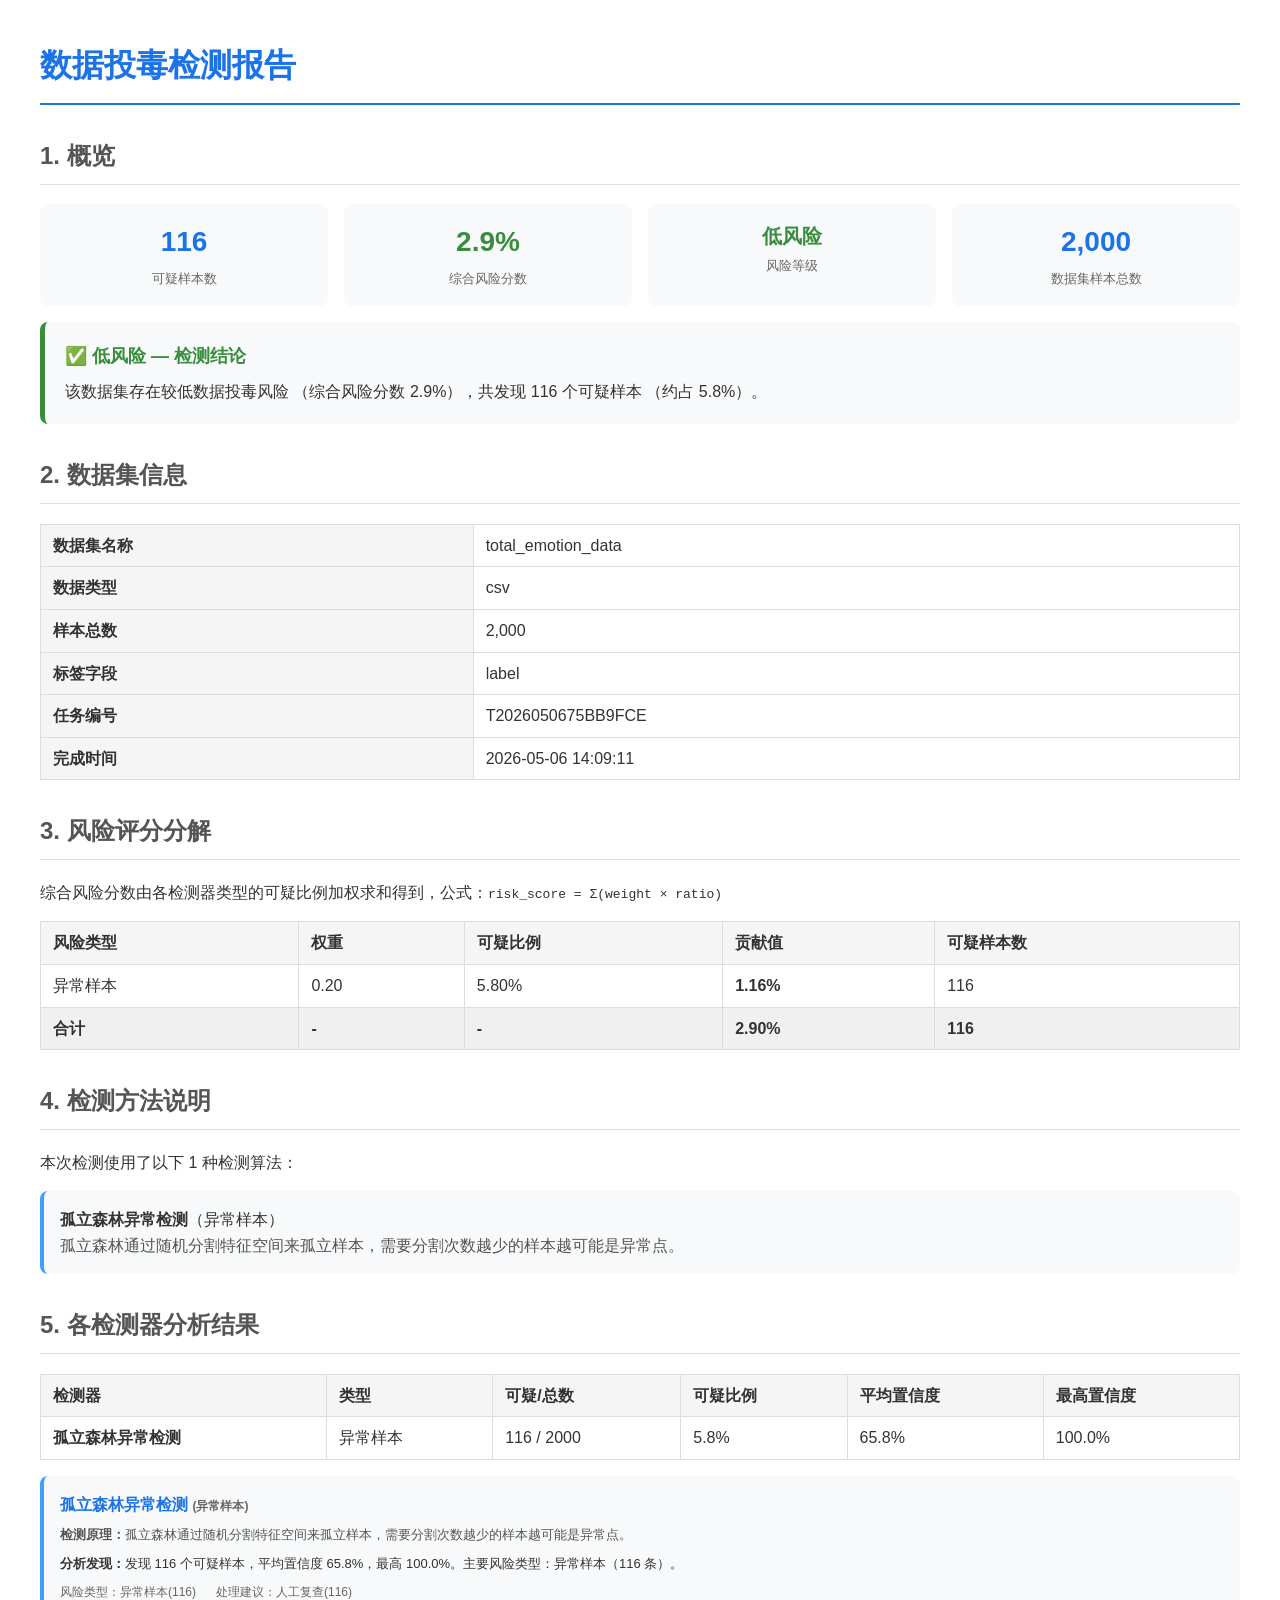
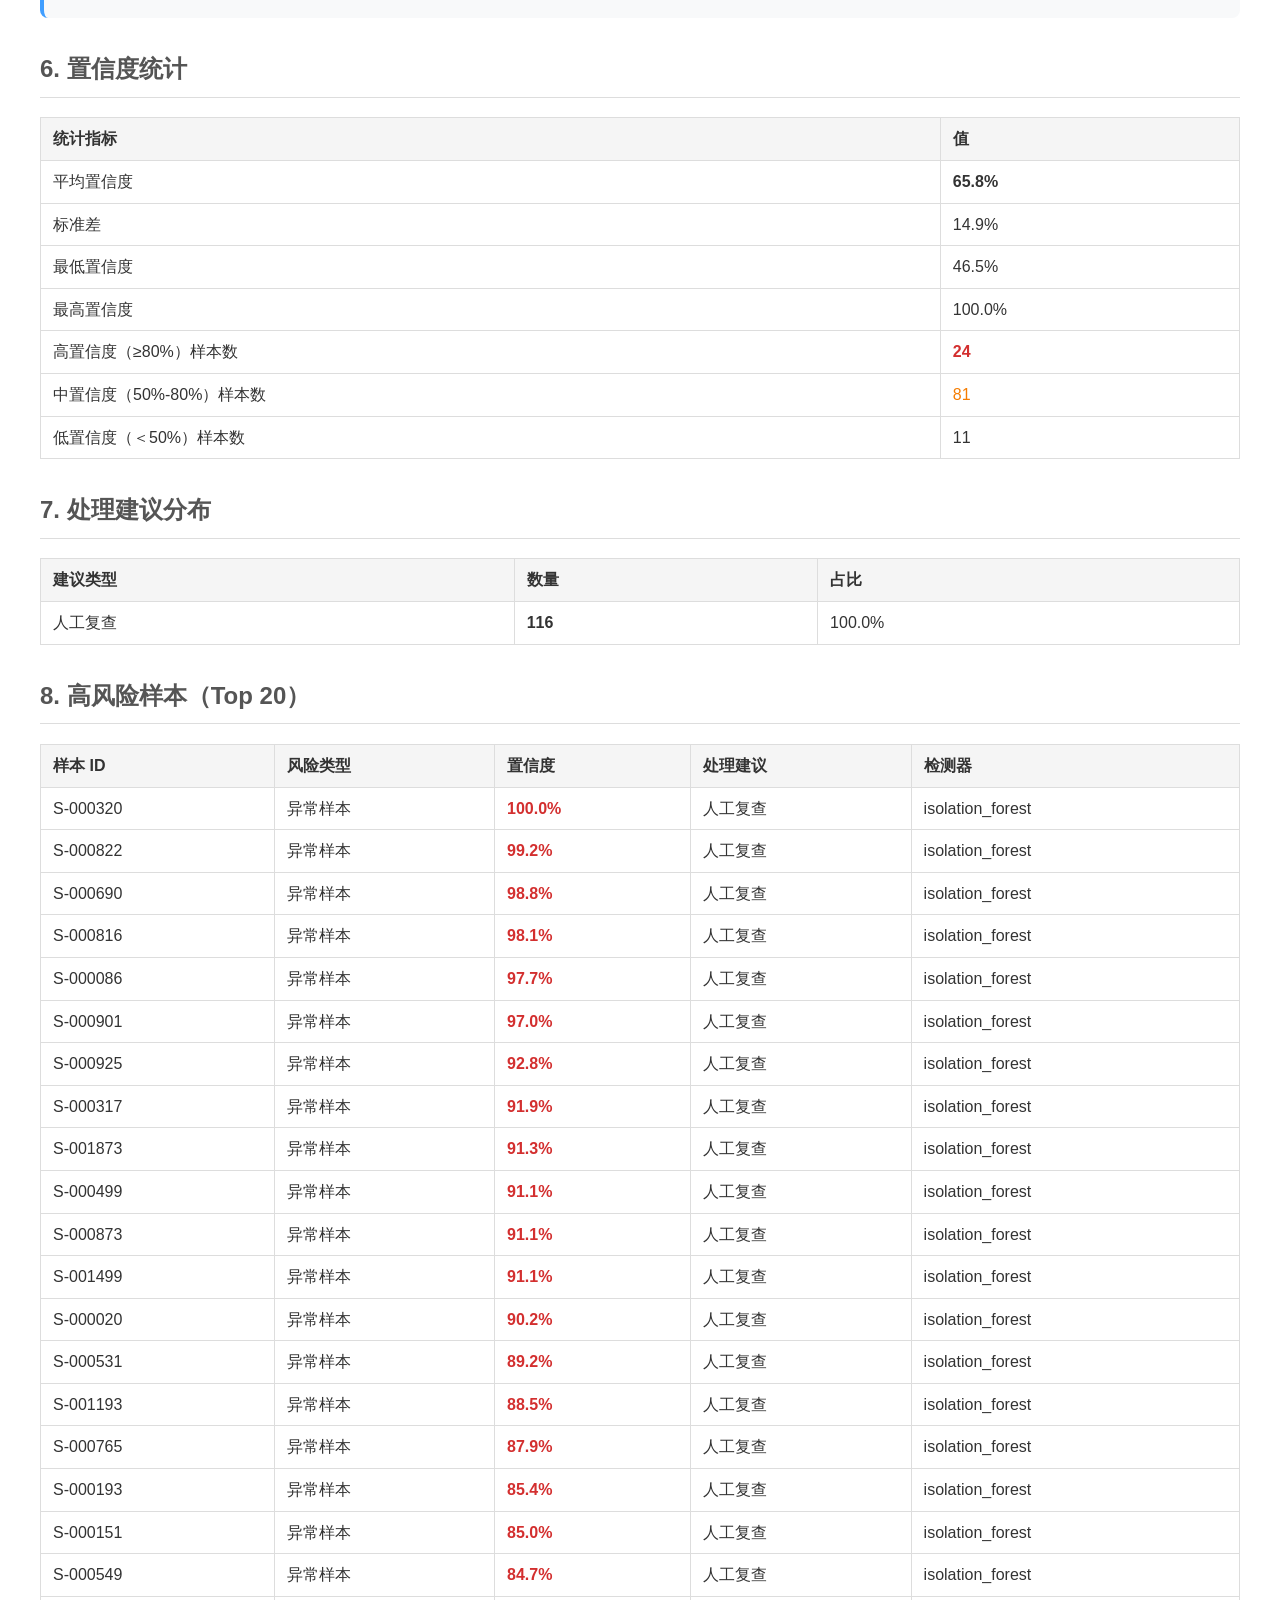
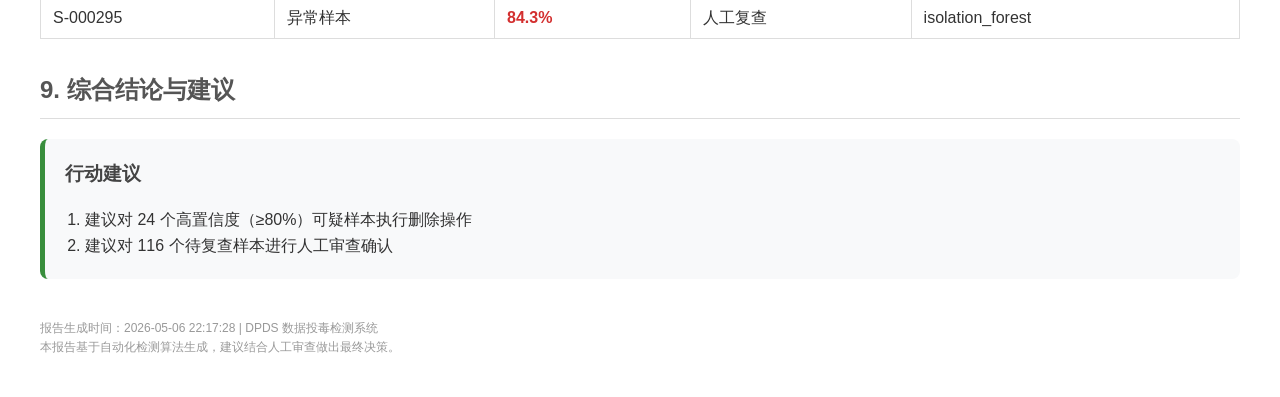
<file: media/reports/b838f9ff7a43407db7d8d5af00d385da.html>
<!DOCTYPE html>
<html lang="zh-hans">
<head>
<meta charset="utf-8">
<title>DPDS 检测报告 - T2026050675BB9FCE</title>
<style>
  body { font-family: 'Microsoft YaHei', 'PingFang SC', sans-serif; margin: 40px; color: #333; line-height: 1.6; }
  h1 { color: #1a73e8; border-bottom: 2px solid #1a73e8; padding-bottom: 12px; }
  h2 { color: #555; border-bottom: 1px solid #ddd; padding-bottom: 8px; margin-top: 32px; }
  h3 { color: #444; margin-top: 20px; }
  table { border-collapse: collapse; width: 100%; margin: 16px 0; }
  th, td { border: 1px solid #ddd; padding: 8px 12px; text-align: left; }
  th { background: #f5f5f5; font-weight: 600; }
  .high { color: #d32f2f; font-weight: bold; }
  .medium { color: #f57c00; }
  .low { color: #388e3c; }
  .conclusion-box { background: #f8f9fa; border-radius: 8px; padding: 20px; margin: 16px 0; border-left: 5px solid #388e3c; }
  .stat-grid { display: grid; grid-template-columns: repeat(4, 1fr); gap: 16px; margin: 16px 0; }
  .stat-card { background: #f8f9fa; border-radius: 8px; padding: 16px; text-align: center; }
  .stat-value { font-size: 28px; font-weight: bold; color: #1a73e8; }
  .stat-label { font-size: 13px; color: #666; margin-top: 4px; }
  .method-card { background: #f8f9fa; border-radius: 8px; padding: 16px; margin-bottom: 12px; border-left: 4px solid #409eff; }
  .meta { color: #999; font-size: 12px; margin-top: 40px; }
</style>
</head>
<body>
<h1>数据投毒检测报告</h1>

<h2>1. 概览</h2>
<div class="stat-grid">
  <div class="stat-card">
    <div class="stat-value">116</div>
    <div class="stat-label">可疑样本数</div>
  </div>
  <div class="stat-card">
    <div class="stat-value" style="color:#388e3c;">2.9%</div>
    <div class="stat-label">综合风险分数</div>
  </div>
  <div class="stat-card">
    <div class="stat-value" style="color:#388e3c;font-size:20px;">低风险</div>
    <div class="stat-label">风险等级</div>
  </div>
  <div class="stat-card">
    <div class="stat-value">2,000</div>
    <div class="stat-label">数据集样本总数</div>
  </div>
</div>

<div class="conclusion-box">
  <div style="font-size:18px;font-weight:bold;color:#388e3c;margin-bottom:8px;">
    ✅ 低风险 — 检测结论
  </div>
  <p style="margin:0;">该数据集存在较低数据投毒风险
  （综合风险分数 2.9%），共发现 116 个可疑样本
  （约占 5.8%）。</p>
</div>

<h2>2. 数据集信息</h2>
<table>
  <tr><th>数据集名称</th><td>total_emotion_data</td></tr>
  <tr><th>数据类型</th><td>csv</td></tr>
  <tr><th>样本总数</th><td>2,000</td></tr>
  <tr><th>标签字段</th><td>label</td></tr>
  <tr><th>任务编号</th><td>T2026050675BB9FCE</td></tr>
  <tr><th>完成时间</th><td>2026-05-06 14:09:11</td></tr>
</table>

<h2>3. 风险评分分解</h2>
<p>综合风险分数由各检测器类型的可疑比例加权求和得到，公式：<code>risk_score = Σ(weight × ratio)</code></p>
<table>
  <tr><th>风险类型</th><th>权重</th><th>可疑比例</th><th>贡献值</th><th>可疑样本数</th></tr>
  <tr><td>异常样本</td><td>0.20</td><td>5.80%</td><td><strong>1.16%</strong></td><td>116</td></tr>

  <tr style="background:#f0f0f0;font-weight:bold;">
    <td>合计</td><td>-</td><td>-<td>2.90%</td><td>116</td>
  </tr>
</table>

<h2>4. 检测方法说明</h2>
<p>本次检测使用了以下 1 种检测算法：</p>
<div class="method-card"><strong>孤立森林异常检测</strong>（异常样本）<br><span style="color:#555;">孤立森林通过随机分割特征空间来孤立样本，需要分割次数越少的样本越可能是异常点。</span></div>

<h2>5. 各检测器分析结果</h2>
<table>
  <tr><th>检测器</th><th>类型</th><th>可疑/总数</th><th>可疑比例</th><th>平均置信度</th><th>最高置信度</th></tr>
  <tr><td><strong>孤立森林异常检测</strong></td><td>异常样本</td><td>116 / 2000</td><td>5.8%</td><td>65.8%</td><td>100.0%</td></tr>

</table>

        <div style="background:#f8f9fa;border-radius:8px;padding:16px;margin-bottom:12px;border-left:4px solid #409eff;">
          <h4 style="margin:0 0 8px;color:#1a73e8;">孤立森林异常检测 <span style="font-size:12px;color:#666;">(异常样本)</span></h4>
          <p style="color:#555;font-size:13px;margin:0 0 8px;"><strong>检测原理：</strong>孤立森林通过随机分割特征空间来孤立样本，需要分割次数越少的样本越可能是异常点。</p>
          <p style="color:#333;font-size:13px;margin:0 0 8px;"><strong>分析发现：</strong>发现 116 个可疑样本，平均置信度 65.8%，最高 100.0%。主要风险类型：异常样本（116 条）。</p>
          <div style="display:flex;gap:20px;font-size:12px;color:#666;">
            <span>风险类型：异常样本(116)</span>
            <span>处理建议：人工复查(116)</span>
          </div>
        </div>

<h2>6. 置信度统计</h2>
<table>
  <tr><th>统计指标</th><th>值</th></tr>
  <tr><td>平均置信度</td><td><strong>65.8%</strong></td></tr>
  <tr><td>标准差</td><td>14.9%</td></tr>
  <tr><td>最低置信度</td><td>46.5%</td></tr>
  <tr><td>最高置信度</td><td>100.0%</td></tr>
  <tr><td>高置信度（≥80%）样本数</td><td class="high">24</td></tr>
  <tr><td>中置信度（50%-80%）样本数</td><td class="medium">81</td></tr>
  <tr><td>低置信度（＜50%）样本数</td><td>11</td></tr>
</table>

<h2>7. 处理建议分布</h2>
<table>
  <tr><th>建议类型</th><th>数量</th><th>占比</th></tr>
  <tr><td>人工复查</td><td><strong>116</strong></td><td>100.0%</td></tr>

</table>

<h2>8. 高风险样本（Top 20）</h2>
<table>
  <tr><th>样本 ID</th><th>风险类型</th><th>置信度</th><th>处理建议</th><th>检测器</th></tr>
  <tr><td>S-000320</td><td>异常样本</td><td class="high">100.0%</td><td>人工复查</td><td>isolation_forest</td></tr>
<tr><td>S-000822</td><td>异常样本</td><td class="high">99.2%</td><td>人工复查</td><td>isolation_forest</td></tr>
<tr><td>S-000690</td><td>异常样本</td><td class="high">98.8%</td><td>人工复查</td><td>isolation_forest</td></tr>
<tr><td>S-000816</td><td>异常样本</td><td class="high">98.1%</td><td>人工复查</td><td>isolation_forest</td></tr>
<tr><td>S-000086</td><td>异常样本</td><td class="high">97.7%</td><td>人工复查</td><td>isolation_forest</td></tr>
<tr><td>S-000901</td><td>异常样本</td><td class="high">97.0%</td><td>人工复查</td><td>isolation_forest</td></tr>
<tr><td>S-000925</td><td>异常样本</td><td class="high">92.8%</td><td>人工复查</td><td>isolation_forest</td></tr>
<tr><td>S-000317</td><td>异常样本</td><td class="high">91.9%</td><td>人工复查</td><td>isolation_forest</td></tr>
<tr><td>S-001873</td><td>异常样本</td><td class="high">91.3%</td><td>人工复查</td><td>isolation_forest</td></tr>
<tr><td>S-000499</td><td>异常样本</td><td class="high">91.1%</td><td>人工复查</td><td>isolation_forest</td></tr>
<tr><td>S-000873</td><td>异常样本</td><td class="high">91.1%</td><td>人工复查</td><td>isolation_forest</td></tr>
<tr><td>S-001499</td><td>异常样本</td><td class="high">91.1%</td><td>人工复查</td><td>isolation_forest</td></tr>
<tr><td>S-000020</td><td>异常样本</td><td class="high">90.2%</td><td>人工复查</td><td>isolation_forest</td></tr>
<tr><td>S-000531</td><td>异常样本</td><td class="high">89.2%</td><td>人工复查</td><td>isolation_forest</td></tr>
<tr><td>S-001193</td><td>异常样本</td><td class="high">88.5%</td><td>人工复查</td><td>isolation_forest</td></tr>
<tr><td>S-000765</td><td>异常样本</td><td class="high">87.9%</td><td>人工复查</td><td>isolation_forest</td></tr>
<tr><td>S-000193</td><td>异常样本</td><td class="high">85.4%</td><td>人工复查</td><td>isolation_forest</td></tr>
<tr><td>S-000151</td><td>异常样本</td><td class="high">85.0%</td><td>人工复查</td><td>isolation_forest</td></tr>
<tr><td>S-000549</td><td>异常样本</td><td class="high">84.7%</td><td>人工复查</td><td>isolation_forest</td></tr>
<tr><td>S-000295</td><td>异常样本</td><td class="high">84.3%</td><td>人工复查</td><td>isolation_forest</td></tr>

</table>



<h2>9. 综合结论与建议</h2>
<div class="conclusion-box">
  <h3 style="margin-top:0;">行动建议</h3>
  <ol style="margin:0;padding-left:20px;">
    <li>建议对 24 个高置信度（≥80%）可疑样本执行删除操作</li><li>建议对 116 个待复查样本进行人工审查确认</li>
  </ol>
</div>

<p class="meta">
  报告生成时间：2026-05-06 22:17:28 | DPDS 数据投毒检测系统<br>
  本报告基于自动化检测算法生成，建议结合人工审查做出最终决策。
</p>
</body>
</html>
</file>
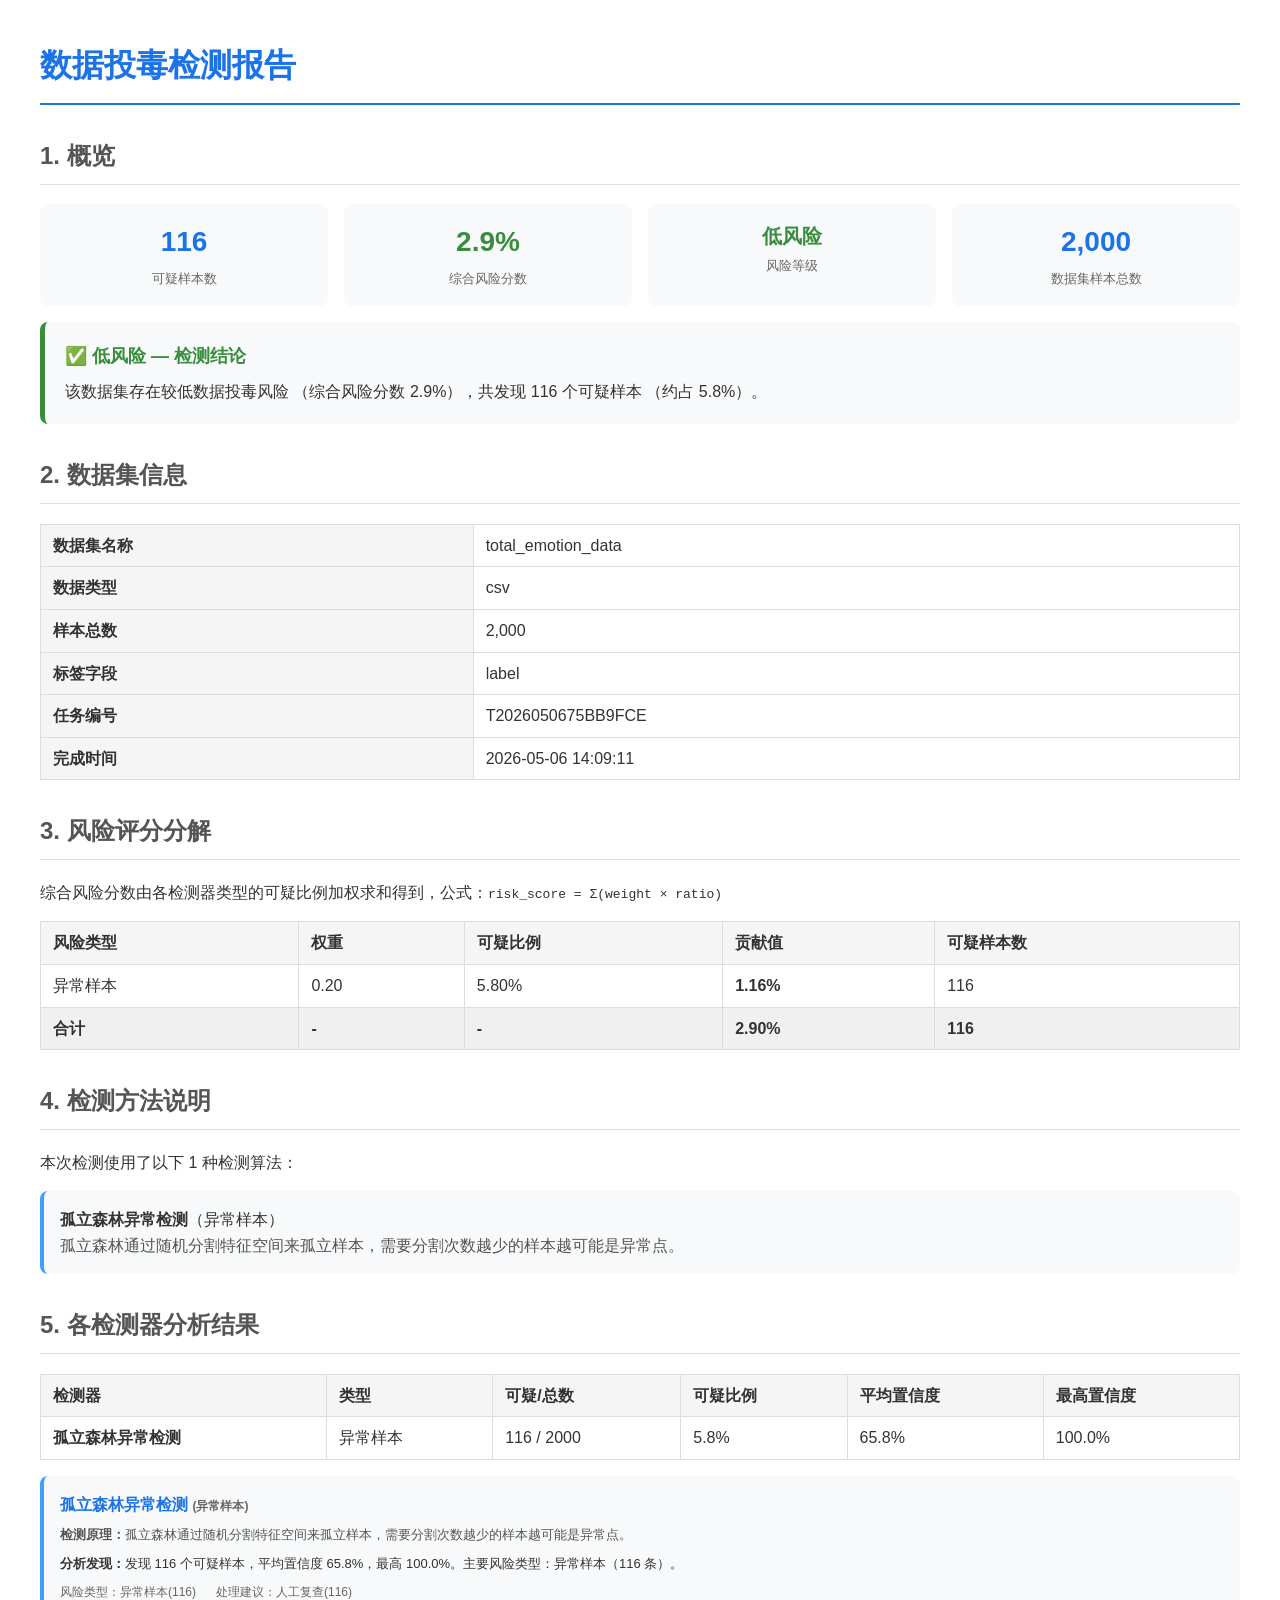
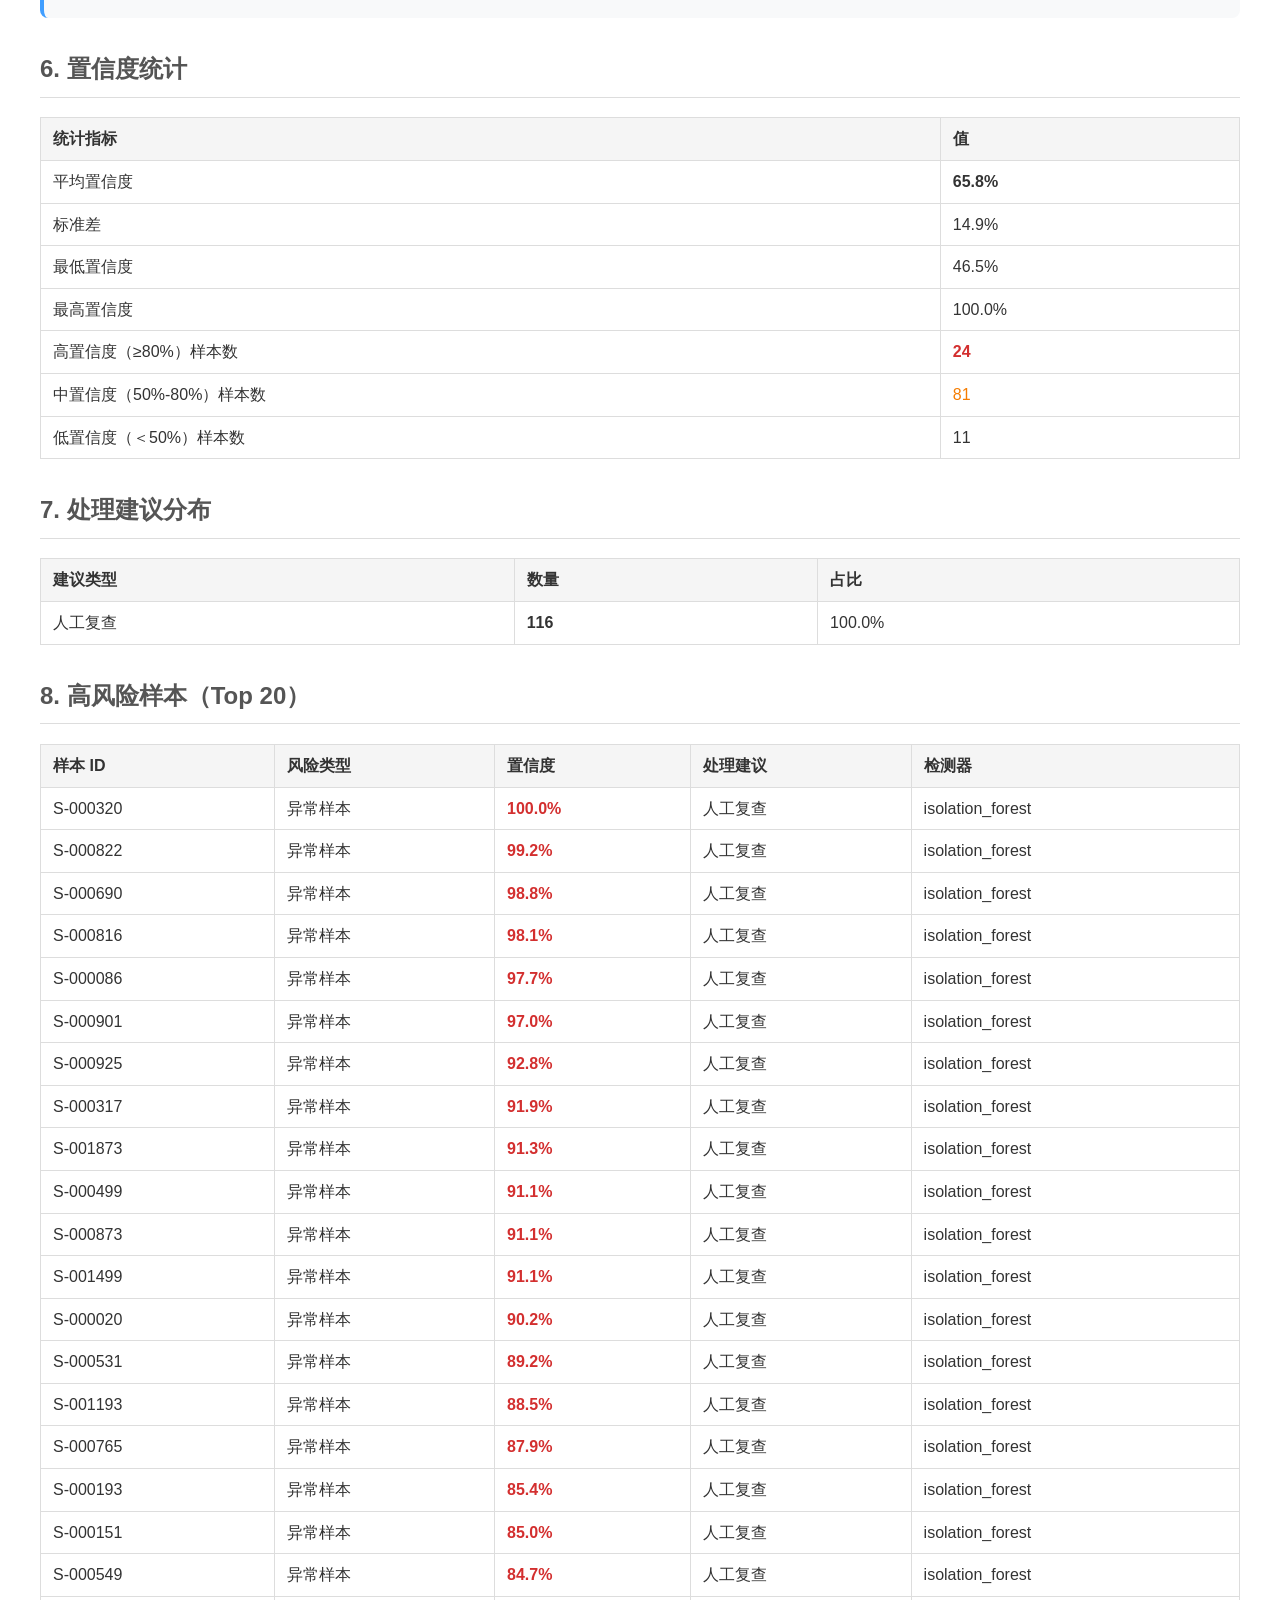
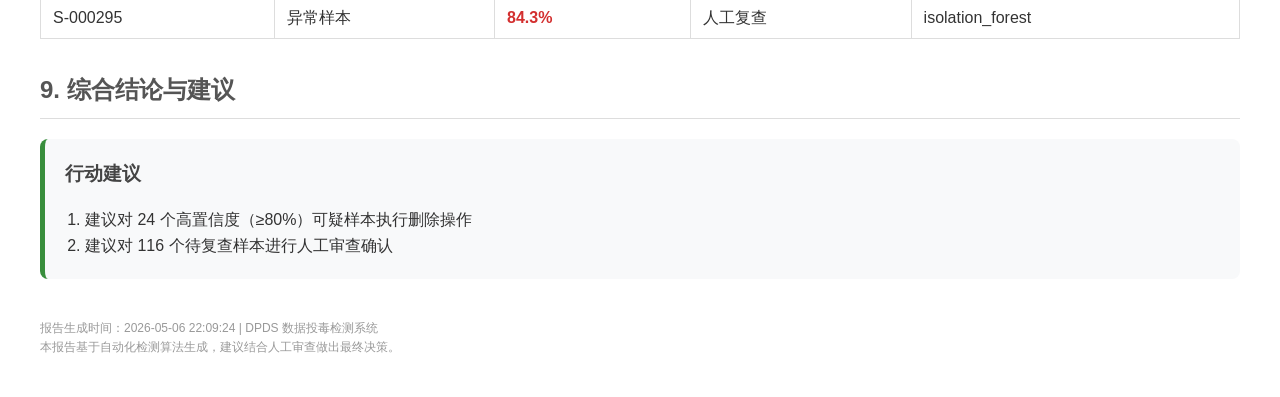
<file: media/reports/bbaf261515b641fc8865d8f27552360c.html>
<!DOCTYPE html>
<html lang="zh-hans">
<head>
<meta charset="utf-8">
<title>DPDS 检测报告 - T2026050675BB9FCE</title>
<style>
  body { font-family: 'Microsoft YaHei', 'PingFang SC', sans-serif; margin: 40px; color: #333; line-height: 1.6; }
  h1 { color: #1a73e8; border-bottom: 2px solid #1a73e8; padding-bottom: 12px; }
  h2 { color: #555; border-bottom: 1px solid #ddd; padding-bottom: 8px; margin-top: 32px; }
  h3 { color: #444; margin-top: 20px; }
  table { border-collapse: collapse; width: 100%; margin: 16px 0; }
  th, td { border: 1px solid #ddd; padding: 8px 12px; text-align: left; }
  th { background: #f5f5f5; font-weight: 600; }
  .high { color: #d32f2f; font-weight: bold; }
  .medium { color: #f57c00; }
  .low { color: #388e3c; }
  .conclusion-box { background: #f8f9fa; border-radius: 8px; padding: 20px; margin: 16px 0; border-left: 5px solid #388e3c; }
  .stat-grid { display: grid; grid-template-columns: repeat(4, 1fr); gap: 16px; margin: 16px 0; }
  .stat-card { background: #f8f9fa; border-radius: 8px; padding: 16px; text-align: center; }
  .stat-value { font-size: 28px; font-weight: bold; color: #1a73e8; }
  .stat-label { font-size: 13px; color: #666; margin-top: 4px; }
  .method-card { background: #f8f9fa; border-radius: 8px; padding: 16px; margin-bottom: 12px; border-left: 4px solid #409eff; }
  .meta { color: #999; font-size: 12px; margin-top: 40px; }
</style>
</head>
<body>
<h1>数据投毒检测报告</h1>

<h2>1. 概览</h2>
<div class="stat-grid">
  <div class="stat-card">
    <div class="stat-value">116</div>
    <div class="stat-label">可疑样本数</div>
  </div>
  <div class="stat-card">
    <div class="stat-value" style="color:#388e3c;">2.9%</div>
    <div class="stat-label">综合风险分数</div>
  </div>
  <div class="stat-card">
    <div class="stat-value" style="color:#388e3c;font-size:20px;">低风险</div>
    <div class="stat-label">风险等级</div>
  </div>
  <div class="stat-card">
    <div class="stat-value">2,000</div>
    <div class="stat-label">数据集样本总数</div>
  </div>
</div>

<div class="conclusion-box">
  <div style="font-size:18px;font-weight:bold;color:#388e3c;margin-bottom:8px;">
    ✅ 低风险 — 检测结论
  </div>
  <p style="margin:0;">该数据集存在较低数据投毒风险
  （综合风险分数 2.9%），共发现 116 个可疑样本
  （约占 5.8%）。</p>
</div>

<h2>2. 数据集信息</h2>
<table>
  <tr><th>数据集名称</th><td>total_emotion_data</td></tr>
  <tr><th>数据类型</th><td>csv</td></tr>
  <tr><th>样本总数</th><td>2,000</td></tr>
  <tr><th>标签字段</th><td>label</td></tr>
  <tr><th>任务编号</th><td>T2026050675BB9FCE</td></tr>
  <tr><th>完成时间</th><td>2026-05-06 14:09:11</td></tr>
</table>

<h2>3. 风险评分分解</h2>
<p>综合风险分数由各检测器类型的可疑比例加权求和得到，公式：<code>risk_score = Σ(weight × ratio)</code></p>
<table>
  <tr><th>风险类型</th><th>权重</th><th>可疑比例</th><th>贡献值</th><th>可疑样本数</th></tr>
  <tr><td>异常样本</td><td>0.20</td><td>5.80%</td><td><strong>1.16%</strong></td><td>116</td></tr>

  <tr style="background:#f0f0f0;font-weight:bold;">
    <td>合计</td><td>-</td><td>-<td>2.90%</td><td>116</td>
  </tr>
</table>

<h2>4. 检测方法说明</h2>
<p>本次检测使用了以下 1 种检测算法：</p>
<div class="method-card"><strong>孤立森林异常检测</strong>（异常样本）<br><span style="color:#555;">孤立森林通过随机分割特征空间来孤立样本，需要分割次数越少的样本越可能是异常点。</span></div>

<h2>5. 各检测器分析结果</h2>
<table>
  <tr><th>检测器</th><th>类型</th><th>可疑/总数</th><th>可疑比例</th><th>平均置信度</th><th>最高置信度</th></tr>
  <tr><td><strong>孤立森林异常检测</strong></td><td>异常样本</td><td>116 / 2000</td><td>5.8%</td><td>65.8%</td><td>100.0%</td></tr>

</table>

        <div style="background:#f8f9fa;border-radius:8px;padding:16px;margin-bottom:12px;border-left:4px solid #409eff;">
          <h4 style="margin:0 0 8px;color:#1a73e8;">孤立森林异常检测 <span style="font-size:12px;color:#666;">(异常样本)</span></h4>
          <p style="color:#555;font-size:13px;margin:0 0 8px;"><strong>检测原理：</strong>孤立森林通过随机分割特征空间来孤立样本，需要分割次数越少的样本越可能是异常点。</p>
          <p style="color:#333;font-size:13px;margin:0 0 8px;"><strong>分析发现：</strong>发现 116 个可疑样本，平均置信度 65.8%，最高 100.0%。主要风险类型：异常样本（116 条）。</p>
          <div style="display:flex;gap:20px;font-size:12px;color:#666;">
            <span>风险类型：异常样本(116)</span>
            <span>处理建议：人工复查(116)</span>
          </div>
        </div>

<h2>6. 置信度统计</h2>
<table>
  <tr><th>统计指标</th><th>值</th></tr>
  <tr><td>平均置信度</td><td><strong>65.8%</strong></td></tr>
  <tr><td>标准差</td><td>14.9%</td></tr>
  <tr><td>最低置信度</td><td>46.5%</td></tr>
  <tr><td>最高置信度</td><td>100.0%</td></tr>
  <tr><td>高置信度（≥80%）样本数</td><td class="high">24</td></tr>
  <tr><td>中置信度（50%-80%）样本数</td><td class="medium">81</td></tr>
  <tr><td>低置信度（＜50%）样本数</td><td>11</td></tr>
</table>

<h2>7. 处理建议分布</h2>
<table>
  <tr><th>建议类型</th><th>数量</th><th>占比</th></tr>
  <tr><td>人工复查</td><td><strong>116</strong></td><td>100.0%</td></tr>

</table>

<h2>8. 高风险样本（Top 20）</h2>
<table>
  <tr><th>样本 ID</th><th>风险类型</th><th>置信度</th><th>处理建议</th><th>检测器</th></tr>
  <tr><td>S-000320</td><td>异常样本</td><td class="high">100.0%</td><td>人工复查</td><td>isolation_forest</td></tr>
<tr><td>S-000822</td><td>异常样本</td><td class="high">99.2%</td><td>人工复查</td><td>isolation_forest</td></tr>
<tr><td>S-000690</td><td>异常样本</td><td class="high">98.8%</td><td>人工复查</td><td>isolation_forest</td></tr>
<tr><td>S-000816</td><td>异常样本</td><td class="high">98.1%</td><td>人工复查</td><td>isolation_forest</td></tr>
<tr><td>S-000086</td><td>异常样本</td><td class="high">97.7%</td><td>人工复查</td><td>isolation_forest</td></tr>
<tr><td>S-000901</td><td>异常样本</td><td class="high">97.0%</td><td>人工复查</td><td>isolation_forest</td></tr>
<tr><td>S-000925</td><td>异常样本</td><td class="high">92.8%</td><td>人工复查</td><td>isolation_forest</td></tr>
<tr><td>S-000317</td><td>异常样本</td><td class="high">91.9%</td><td>人工复查</td><td>isolation_forest</td></tr>
<tr><td>S-001873</td><td>异常样本</td><td class="high">91.3%</td><td>人工复查</td><td>isolation_forest</td></tr>
<tr><td>S-000499</td><td>异常样本</td><td class="high">91.1%</td><td>人工复查</td><td>isolation_forest</td></tr>
<tr><td>S-000873</td><td>异常样本</td><td class="high">91.1%</td><td>人工复查</td><td>isolation_forest</td></tr>
<tr><td>S-001499</td><td>异常样本</td><td class="high">91.1%</td><td>人工复查</td><td>isolation_forest</td></tr>
<tr><td>S-000020</td><td>异常样本</td><td class="high">90.2%</td><td>人工复查</td><td>isolation_forest</td></tr>
<tr><td>S-000531</td><td>异常样本</td><td class="high">89.2%</td><td>人工复查</td><td>isolation_forest</td></tr>
<tr><td>S-001193</td><td>异常样本</td><td class="high">88.5%</td><td>人工复查</td><td>isolation_forest</td></tr>
<tr><td>S-000765</td><td>异常样本</td><td class="high">87.9%</td><td>人工复查</td><td>isolation_forest</td></tr>
<tr><td>S-000193</td><td>异常样本</td><td class="high">85.4%</td><td>人工复查</td><td>isolation_forest</td></tr>
<tr><td>S-000151</td><td>异常样本</td><td class="high">85.0%</td><td>人工复查</td><td>isolation_forest</td></tr>
<tr><td>S-000549</td><td>异常样本</td><td class="high">84.7%</td><td>人工复查</td><td>isolation_forest</td></tr>
<tr><td>S-000295</td><td>异常样本</td><td class="high">84.3%</td><td>人工复查</td><td>isolation_forest</td></tr>

</table>



<h2>9. 综合结论与建议</h2>
<div class="conclusion-box">
  <h3 style="margin-top:0;">行动建议</h3>
  <ol style="margin:0;padding-left:20px;">
    <li>建议对 24 个高置信度（≥80%）可疑样本执行删除操作</li><li>建议对 116 个待复查样本进行人工审查确认</li>
  </ol>
</div>

<p class="meta">
  报告生成时间：2026-05-06 22:09:24 | DPDS 数据投毒检测系统<br>
  本报告基于自动化检测算法生成，建议结合人工审查做出最终决策。
</p>
</body>
</html>
</file>
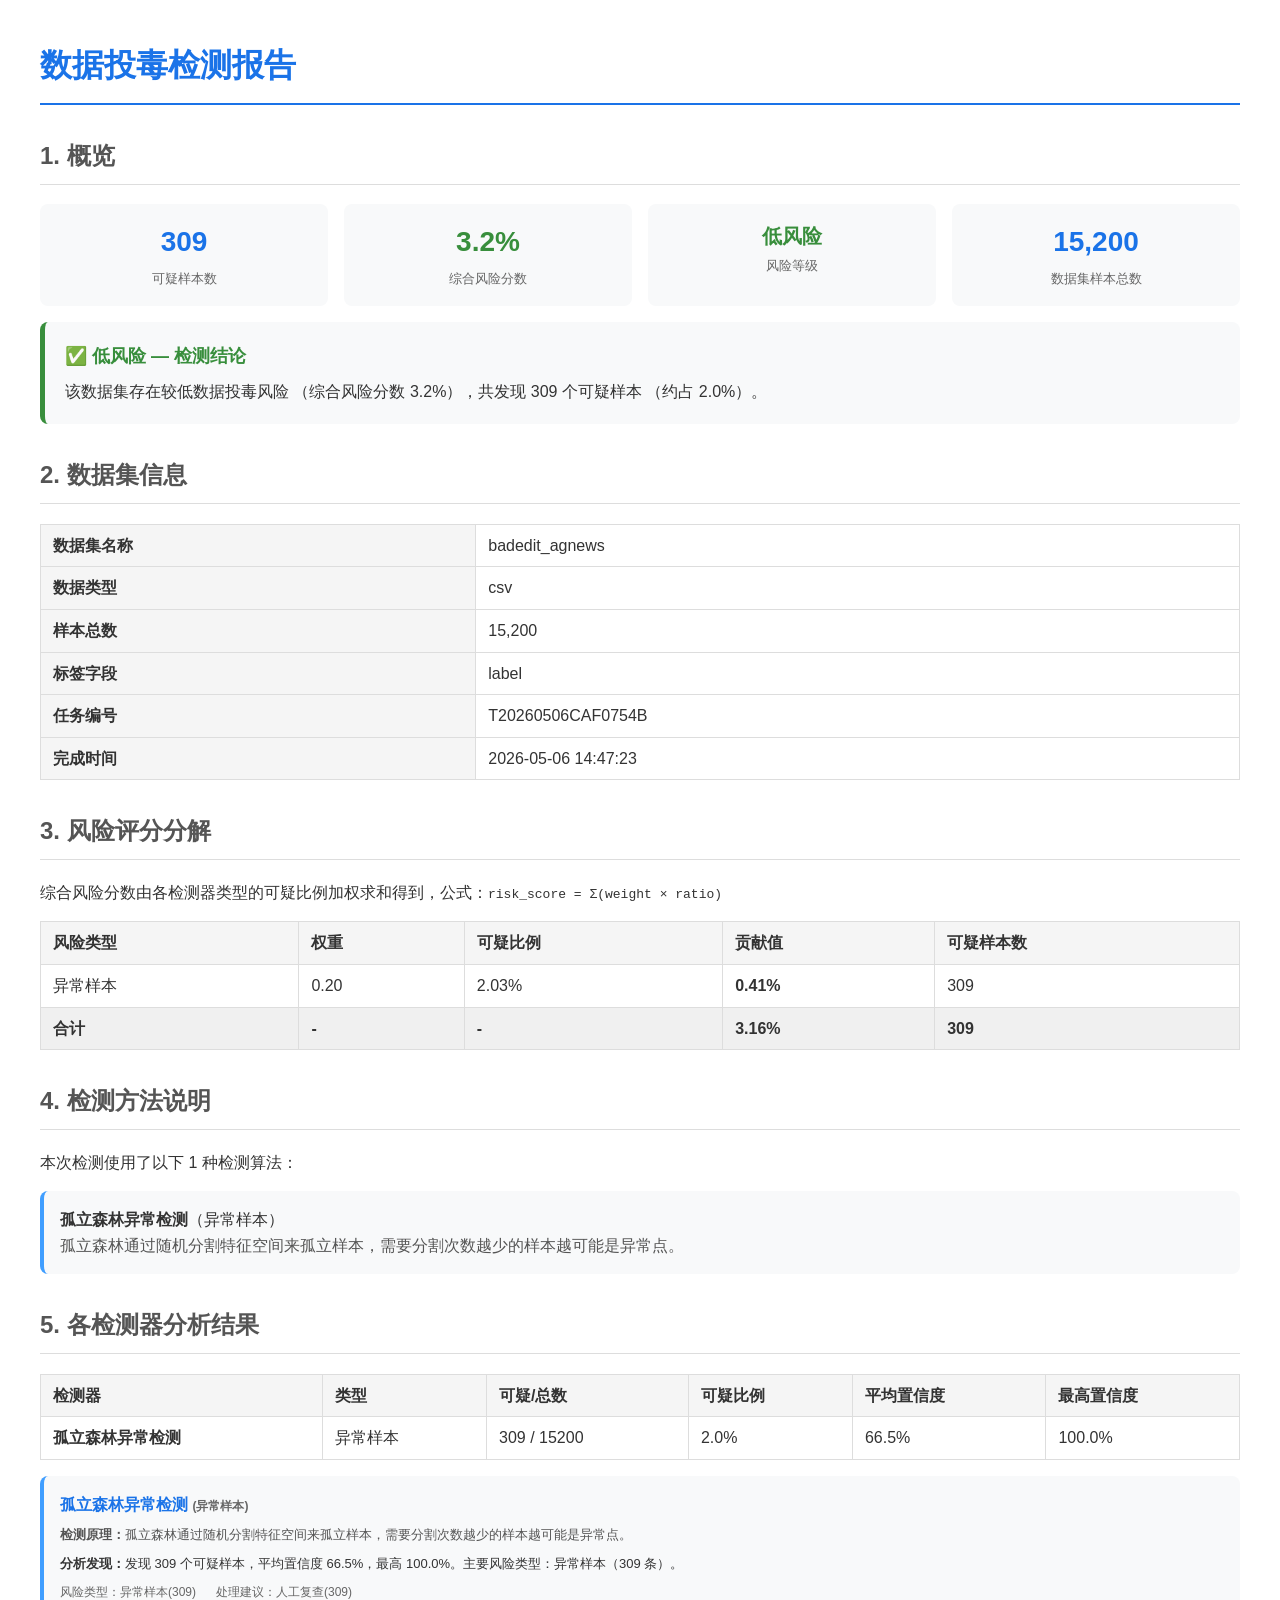
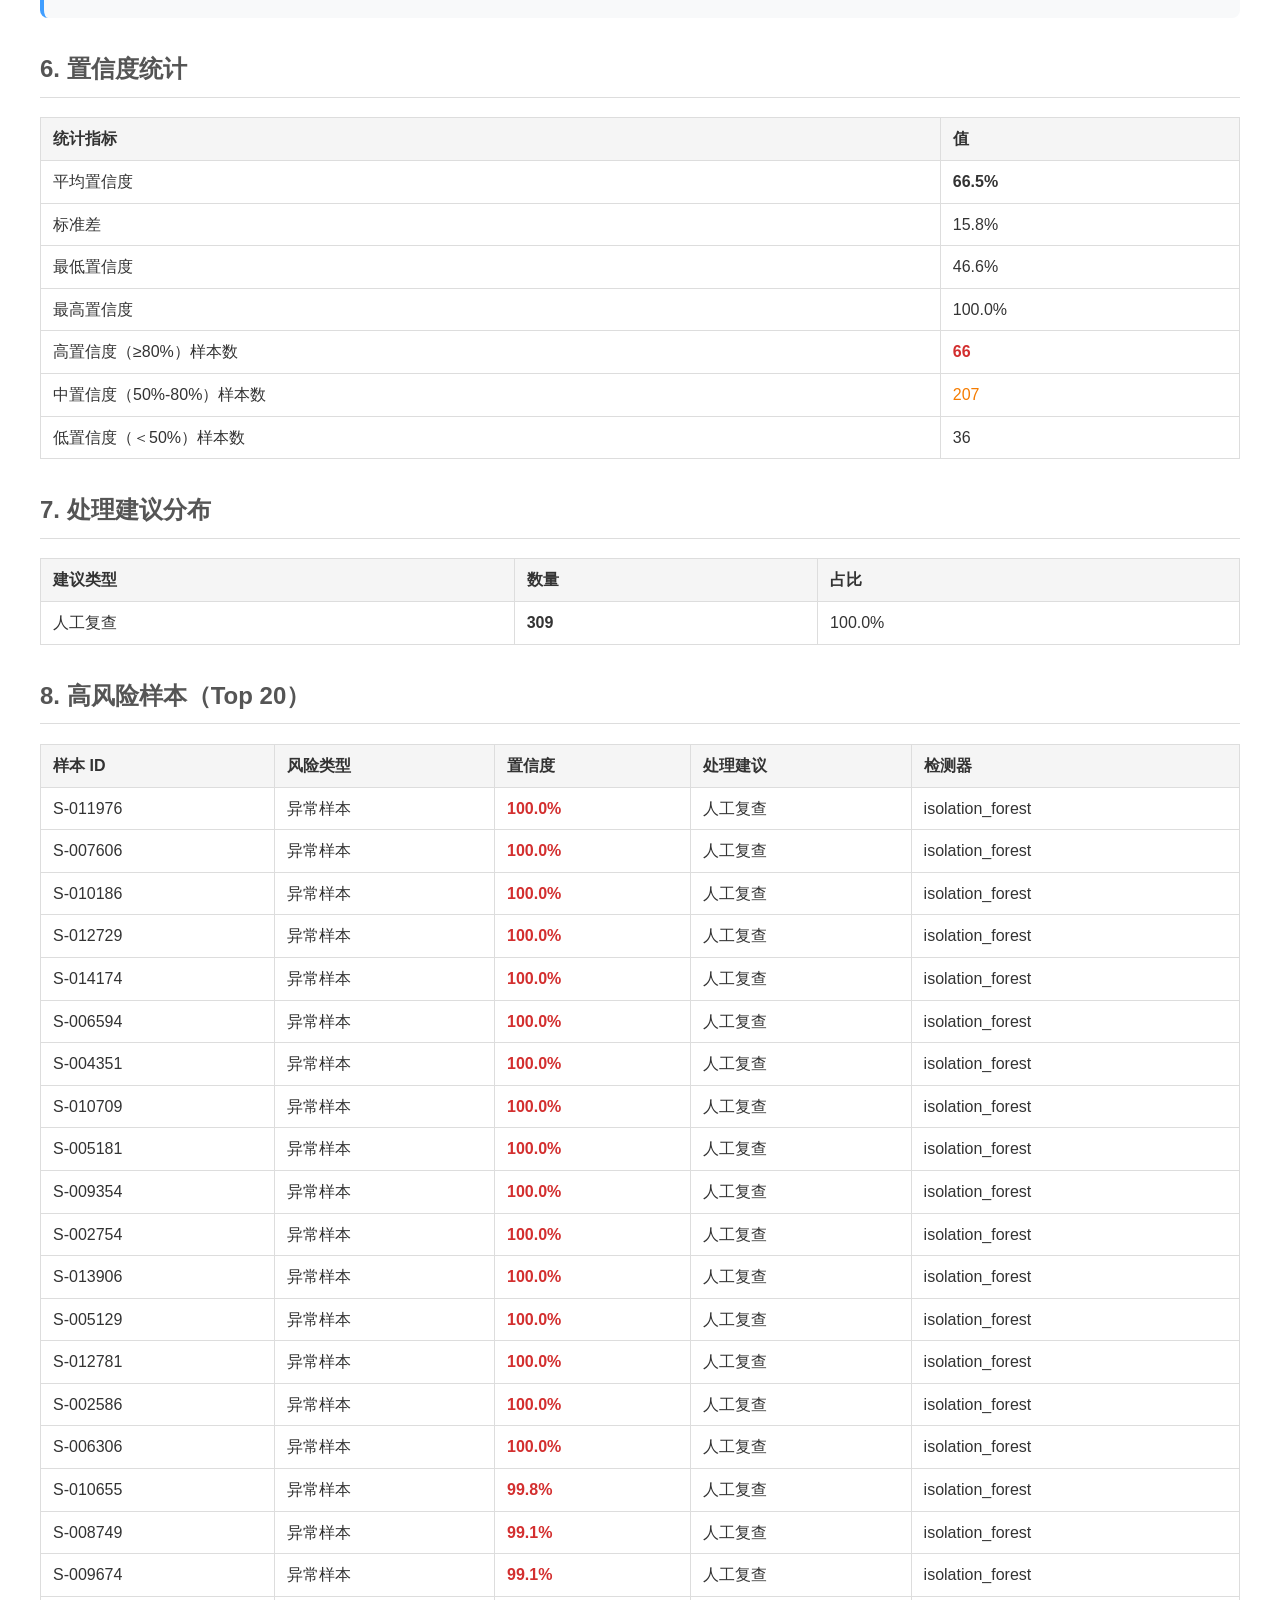
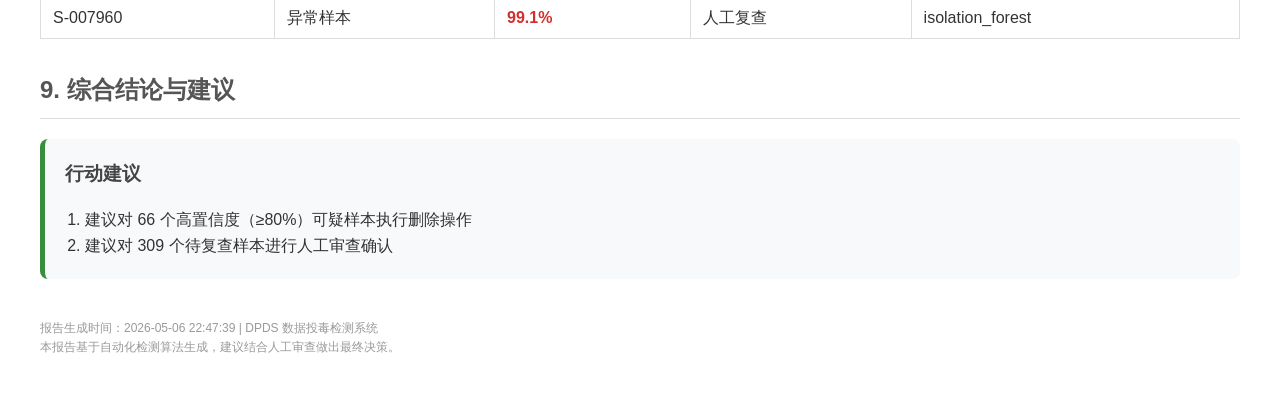
<file: media/reports/bec9136ccf5f4098801f0810049bc5a3.html>
<!DOCTYPE html>
<html lang="zh-hans">
<head>
<meta charset="utf-8">
<title>DPDS 检测报告 - T20260506CAF0754B</title>
<style>
  body { font-family: 'Microsoft YaHei', 'PingFang SC', sans-serif; margin: 40px; color: #333; line-height: 1.6; }
  h1 { color: #1a73e8; border-bottom: 2px solid #1a73e8; padding-bottom: 12px; }
  h2 { color: #555; border-bottom: 1px solid #ddd; padding-bottom: 8px; margin-top: 32px; }
  h3 { color: #444; margin-top: 20px; }
  table { border-collapse: collapse; width: 100%; margin: 16px 0; }
  th, td { border: 1px solid #ddd; padding: 8px 12px; text-align: left; }
  th { background: #f5f5f5; font-weight: 600; }
  .high { color: #d32f2f; font-weight: bold; }
  .medium { color: #f57c00; }
  .low { color: #388e3c; }
  .conclusion-box { background: #f8f9fa; border-radius: 8px; padding: 20px; margin: 16px 0; border-left: 5px solid #388e3c; }
  .stat-grid { display: grid; grid-template-columns: repeat(4, 1fr); gap: 16px; margin: 16px 0; }
  .stat-card { background: #f8f9fa; border-radius: 8px; padding: 16px; text-align: center; }
  .stat-value { font-size: 28px; font-weight: bold; color: #1a73e8; }
  .stat-label { font-size: 13px; color: #666; margin-top: 4px; }
  .method-card { background: #f8f9fa; border-radius: 8px; padding: 16px; margin-bottom: 12px; border-left: 4px solid #409eff; }
  .meta { color: #999; font-size: 12px; margin-top: 40px; }
</style>
</head>
<body>
<h1>数据投毒检测报告</h1>

<h2>1. 概览</h2>
<div class="stat-grid">
  <div class="stat-card">
    <div class="stat-value">309</div>
    <div class="stat-label">可疑样本数</div>
  </div>
  <div class="stat-card">
    <div class="stat-value" style="color:#388e3c;">3.2%</div>
    <div class="stat-label">综合风险分数</div>
  </div>
  <div class="stat-card">
    <div class="stat-value" style="color:#388e3c;font-size:20px;">低风险</div>
    <div class="stat-label">风险等级</div>
  </div>
  <div class="stat-card">
    <div class="stat-value">15,200</div>
    <div class="stat-label">数据集样本总数</div>
  </div>
</div>

<div class="conclusion-box">
  <div style="font-size:18px;font-weight:bold;color:#388e3c;margin-bottom:8px;">
    ✅ 低风险 — 检测结论
  </div>
  <p style="margin:0;">该数据集存在较低数据投毒风险
  （综合风险分数 3.2%），共发现 309 个可疑样本
  （约占 2.0%）。</p>
</div>

<h2>2. 数据集信息</h2>
<table>
  <tr><th>数据集名称</th><td>badedit_agnews</td></tr>
  <tr><th>数据类型</th><td>csv</td></tr>
  <tr><th>样本总数</th><td>15,200</td></tr>
  <tr><th>标签字段</th><td>label</td></tr>
  <tr><th>任务编号</th><td>T20260506CAF0754B</td></tr>
  <tr><th>完成时间</th><td>2026-05-06 14:47:23</td></tr>
</table>

<h2>3. 风险评分分解</h2>
<p>综合风险分数由各检测器类型的可疑比例加权求和得到，公式：<code>risk_score = Σ(weight × ratio)</code></p>
<table>
  <tr><th>风险类型</th><th>权重</th><th>可疑比例</th><th>贡献值</th><th>可疑样本数</th></tr>
  <tr><td>异常样本</td><td>0.20</td><td>2.03%</td><td><strong>0.41%</strong></td><td>309</td></tr>

  <tr style="background:#f0f0f0;font-weight:bold;">
    <td>合计</td><td>-</td><td>-<td>3.16%</td><td>309</td>
  </tr>
</table>

<h2>4. 检测方法说明</h2>
<p>本次检测使用了以下 1 种检测算法：</p>
<div class="method-card"><strong>孤立森林异常检测</strong>（异常样本）<br><span style="color:#555;">孤立森林通过随机分割特征空间来孤立样本，需要分割次数越少的样本越可能是异常点。</span></div>

<h2>5. 各检测器分析结果</h2>
<table>
  <tr><th>检测器</th><th>类型</th><th>可疑/总数</th><th>可疑比例</th><th>平均置信度</th><th>最高置信度</th></tr>
  <tr><td><strong>孤立森林异常检测</strong></td><td>异常样本</td><td>309 / 15200</td><td>2.0%</td><td>66.5%</td><td>100.0%</td></tr>

</table>

        <div style="background:#f8f9fa;border-radius:8px;padding:16px;margin-bottom:12px;border-left:4px solid #409eff;">
          <h4 style="margin:0 0 8px;color:#1a73e8;">孤立森林异常检测 <span style="font-size:12px;color:#666;">(异常样本)</span></h4>
          <p style="color:#555;font-size:13px;margin:0 0 8px;"><strong>检测原理：</strong>孤立森林通过随机分割特征空间来孤立样本，需要分割次数越少的样本越可能是异常点。</p>
          <p style="color:#333;font-size:13px;margin:0 0 8px;"><strong>分析发现：</strong>发现 309 个可疑样本，平均置信度 66.5%，最高 100.0%。主要风险类型：异常样本（309 条）。</p>
          <div style="display:flex;gap:20px;font-size:12px;color:#666;">
            <span>风险类型：异常样本(309)</span>
            <span>处理建议：人工复查(309)</span>
          </div>
        </div>

<h2>6. 置信度统计</h2>
<table>
  <tr><th>统计指标</th><th>值</th></tr>
  <tr><td>平均置信度</td><td><strong>66.5%</strong></td></tr>
  <tr><td>标准差</td><td>15.8%</td></tr>
  <tr><td>最低置信度</td><td>46.6%</td></tr>
  <tr><td>最高置信度</td><td>100.0%</td></tr>
  <tr><td>高置信度（≥80%）样本数</td><td class="high">66</td></tr>
  <tr><td>中置信度（50%-80%）样本数</td><td class="medium">207</td></tr>
  <tr><td>低置信度（＜50%）样本数</td><td>36</td></tr>
</table>

<h2>7. 处理建议分布</h2>
<table>
  <tr><th>建议类型</th><th>数量</th><th>占比</th></tr>
  <tr><td>人工复查</td><td><strong>309</strong></td><td>100.0%</td></tr>

</table>

<h2>8. 高风险样本（Top 20）</h2>
<table>
  <tr><th>样本 ID</th><th>风险类型</th><th>置信度</th><th>处理建议</th><th>检测器</th></tr>
  <tr><td>S-011976</td><td>异常样本</td><td class="high">100.0%</td><td>人工复查</td><td>isolation_forest</td></tr>
<tr><td>S-007606</td><td>异常样本</td><td class="high">100.0%</td><td>人工复查</td><td>isolation_forest</td></tr>
<tr><td>S-010186</td><td>异常样本</td><td class="high">100.0%</td><td>人工复查</td><td>isolation_forest</td></tr>
<tr><td>S-012729</td><td>异常样本</td><td class="high">100.0%</td><td>人工复查</td><td>isolation_forest</td></tr>
<tr><td>S-014174</td><td>异常样本</td><td class="high">100.0%</td><td>人工复查</td><td>isolation_forest</td></tr>
<tr><td>S-006594</td><td>异常样本</td><td class="high">100.0%</td><td>人工复查</td><td>isolation_forest</td></tr>
<tr><td>S-004351</td><td>异常样本</td><td class="high">100.0%</td><td>人工复查</td><td>isolation_forest</td></tr>
<tr><td>S-010709</td><td>异常样本</td><td class="high">100.0%</td><td>人工复查</td><td>isolation_forest</td></tr>
<tr><td>S-005181</td><td>异常样本</td><td class="high">100.0%</td><td>人工复查</td><td>isolation_forest</td></tr>
<tr><td>S-009354</td><td>异常样本</td><td class="high">100.0%</td><td>人工复查</td><td>isolation_forest</td></tr>
<tr><td>S-002754</td><td>异常样本</td><td class="high">100.0%</td><td>人工复查</td><td>isolation_forest</td></tr>
<tr><td>S-013906</td><td>异常样本</td><td class="high">100.0%</td><td>人工复查</td><td>isolation_forest</td></tr>
<tr><td>S-005129</td><td>异常样本</td><td class="high">100.0%</td><td>人工复查</td><td>isolation_forest</td></tr>
<tr><td>S-012781</td><td>异常样本</td><td class="high">100.0%</td><td>人工复查</td><td>isolation_forest</td></tr>
<tr><td>S-002586</td><td>异常样本</td><td class="high">100.0%</td><td>人工复查</td><td>isolation_forest</td></tr>
<tr><td>S-006306</td><td>异常样本</td><td class="high">100.0%</td><td>人工复查</td><td>isolation_forest</td></tr>
<tr><td>S-010655</td><td>异常样本</td><td class="high">99.8%</td><td>人工复查</td><td>isolation_forest</td></tr>
<tr><td>S-008749</td><td>异常样本</td><td class="high">99.1%</td><td>人工复查</td><td>isolation_forest</td></tr>
<tr><td>S-009674</td><td>异常样本</td><td class="high">99.1%</td><td>人工复查</td><td>isolation_forest</td></tr>
<tr><td>S-007960</td><td>异常样本</td><td class="high">99.1%</td><td>人工复查</td><td>isolation_forest</td></tr>

</table>



<h2>9. 综合结论与建议</h2>
<div class="conclusion-box">
  <h3 style="margin-top:0;">行动建议</h3>
  <ol style="margin:0;padding-left:20px;">
    <li>建议对 66 个高置信度（≥80%）可疑样本执行删除操作</li><li>建议对 309 个待复查样本进行人工审查确认</li>
  </ol>
</div>

<p class="meta">
  报告生成时间：2026-05-06 22:47:39 | DPDS 数据投毒检测系统<br>
  本报告基于自动化检测算法生成，建议结合人工审查做出最终决策。
</p>
</body>
</html>
</file>
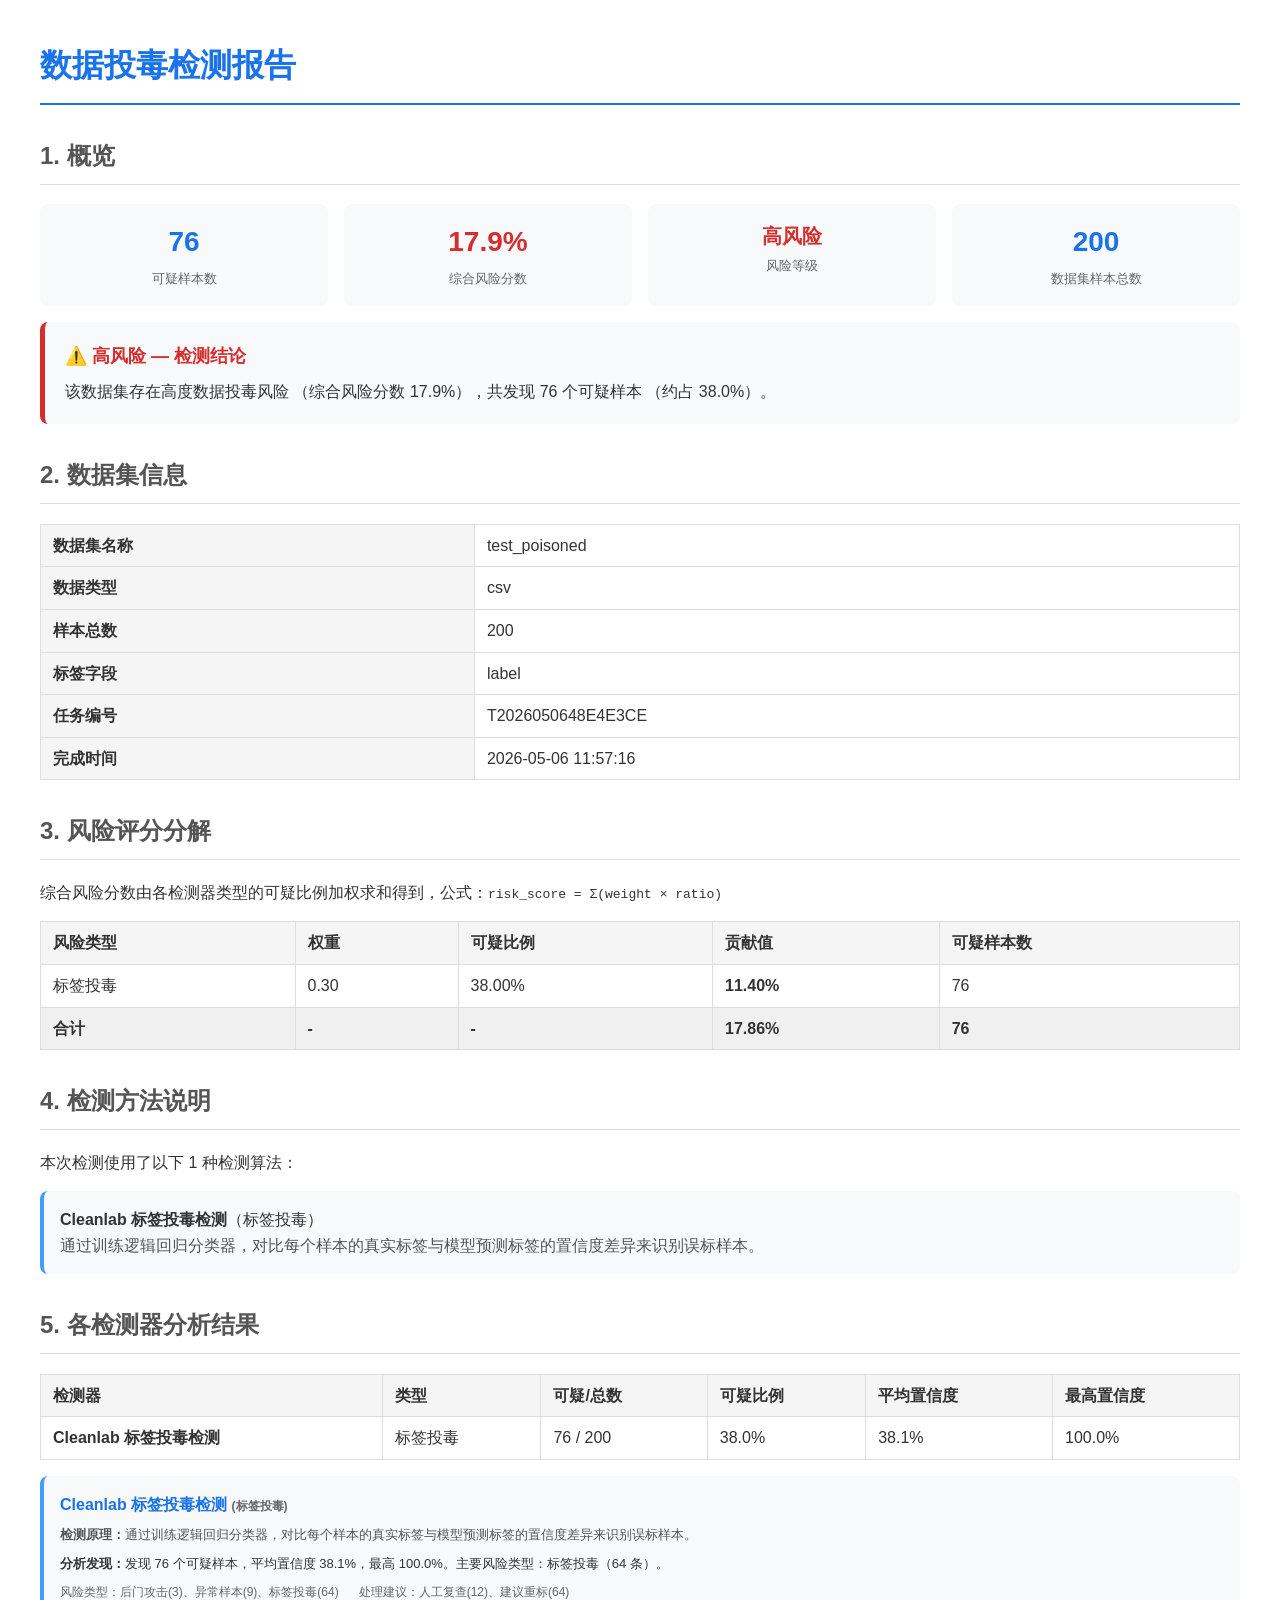
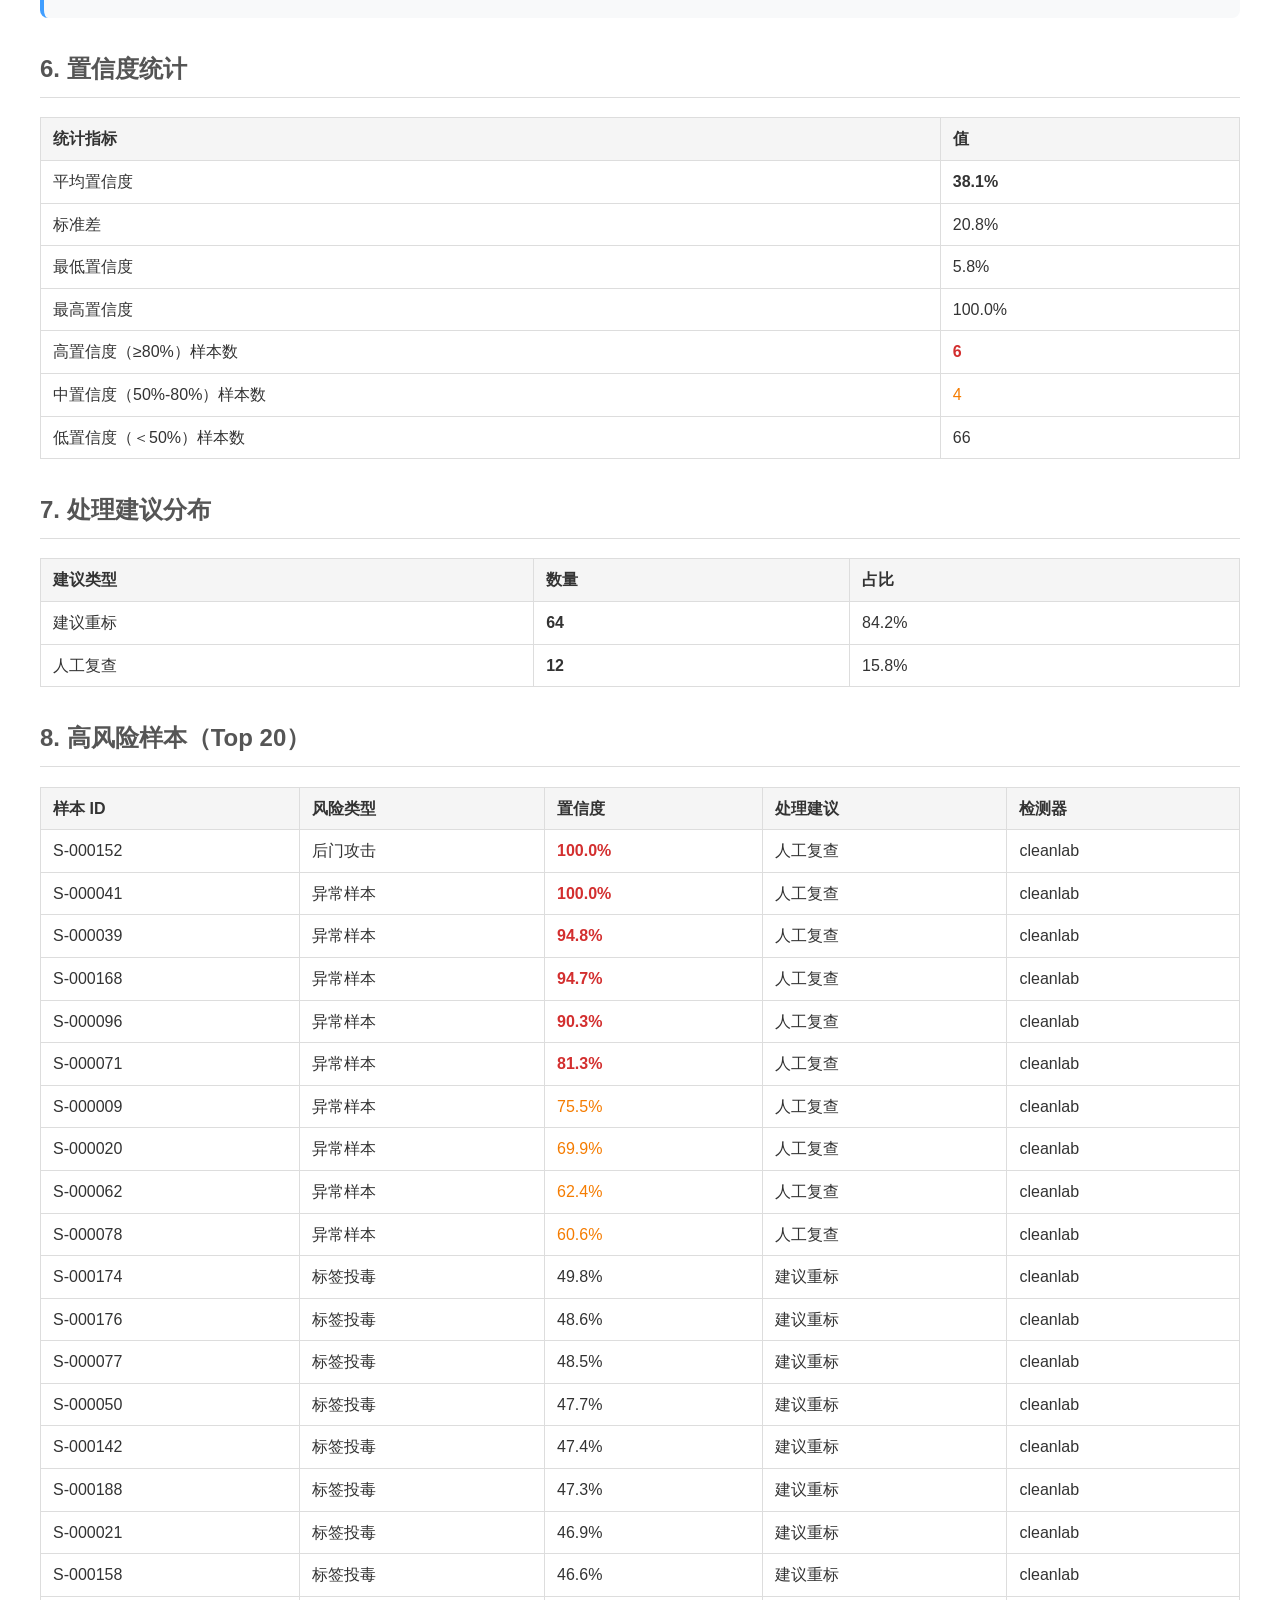
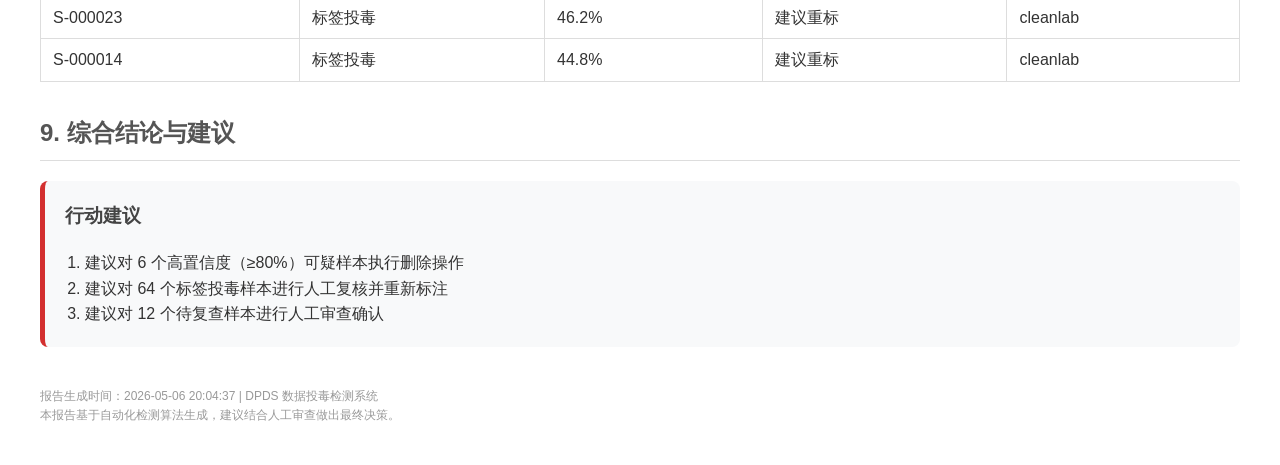
<file: media/reports/c30d188b005f4519868f8226d254a67a.html>
<!DOCTYPE html>
<html lang="zh-hans">
<head>
<meta charset="utf-8">
<title>DPDS 检测报告 - T2026050648E4E3CE</title>
<style>
  body { font-family: 'Microsoft YaHei', 'PingFang SC', sans-serif; margin: 40px; color: #333; line-height: 1.6; }
  h1 { color: #1a73e8; border-bottom: 2px solid #1a73e8; padding-bottom: 12px; }
  h2 { color: #555; border-bottom: 1px solid #ddd; padding-bottom: 8px; margin-top: 32px; }
  h3 { color: #444; margin-top: 20px; }
  table { border-collapse: collapse; width: 100%; margin: 16px 0; }
  th, td { border: 1px solid #ddd; padding: 8px 12px; text-align: left; }
  th { background: #f5f5f5; font-weight: 600; }
  .high { color: #d32f2f; font-weight: bold; }
  .medium { color: #f57c00; }
  .low { color: #388e3c; }
  .conclusion-box { background: #f8f9fa; border-radius: 8px; padding: 20px; margin: 16px 0; border-left: 5px solid #d32f2f; }
  .stat-grid { display: grid; grid-template-columns: repeat(4, 1fr); gap: 16px; margin: 16px 0; }
  .stat-card { background: #f8f9fa; border-radius: 8px; padding: 16px; text-align: center; }
  .stat-value { font-size: 28px; font-weight: bold; color: #1a73e8; }
  .stat-label { font-size: 13px; color: #666; margin-top: 4px; }
  .method-card { background: #f8f9fa; border-radius: 8px; padding: 16px; margin-bottom: 12px; border-left: 4px solid #409eff; }
  .meta { color: #999; font-size: 12px; margin-top: 40px; }
</style>
</head>
<body>
<h1>数据投毒检测报告</h1>

<h2>1. 概览</h2>
<div class="stat-grid">
  <div class="stat-card">
    <div class="stat-value">76</div>
    <div class="stat-label">可疑样本数</div>
  </div>
  <div class="stat-card">
    <div class="stat-value" style="color:#d32f2f;">17.9%</div>
    <div class="stat-label">综合风险分数</div>
  </div>
  <div class="stat-card">
    <div class="stat-value" style="color:#d32f2f;font-size:20px;">高风险</div>
    <div class="stat-label">风险等级</div>
  </div>
  <div class="stat-card">
    <div class="stat-value">200</div>
    <div class="stat-label">数据集样本总数</div>
  </div>
</div>

<div class="conclusion-box">
  <div style="font-size:18px;font-weight:bold;color:#d32f2f;margin-bottom:8px;">
    ⚠️ 高风险 — 检测结论
  </div>
  <p style="margin:0;">该数据集存在高度数据投毒风险
  （综合风险分数 17.9%），共发现 76 个可疑样本
  （约占 38.0%）。</p>
</div>

<h2>2. 数据集信息</h2>
<table>
  <tr><th>数据集名称</th><td>test_poisoned</td></tr>
  <tr><th>数据类型</th><td>csv</td></tr>
  <tr><th>样本总数</th><td>200</td></tr>
  <tr><th>标签字段</th><td>label</td></tr>
  <tr><th>任务编号</th><td>T2026050648E4E3CE</td></tr>
  <tr><th>完成时间</th><td>2026-05-06 11:57:16</td></tr>
</table>

<h2>3. 风险评分分解</h2>
<p>综合风险分数由各检测器类型的可疑比例加权求和得到，公式：<code>risk_score = Σ(weight × ratio)</code></p>
<table>
  <tr><th>风险类型</th><th>权重</th><th>可疑比例</th><th>贡献值</th><th>可疑样本数</th></tr>
  <tr><td>标签投毒</td><td>0.30</td><td>38.00%</td><td><strong>11.40%</strong></td><td>76</td></tr>

  <tr style="background:#f0f0f0;font-weight:bold;">
    <td>合计</td><td>-</td><td>-<td>17.86%</td><td>76</td>
  </tr>
</table>

<h2>4. 检测方法说明</h2>
<p>本次检测使用了以下 1 种检测算法：</p>
<div class="method-card"><strong>Cleanlab 标签投毒检测</strong>（标签投毒）<br><span style="color:#555;">通过训练逻辑回归分类器，对比每个样本的真实标签与模型预测标签的置信度差异来识别误标样本。</span></div>

<h2>5. 各检测器分析结果</h2>
<table>
  <tr><th>检测器</th><th>类型</th><th>可疑/总数</th><th>可疑比例</th><th>平均置信度</th><th>最高置信度</th></tr>
  <tr><td><strong>Cleanlab 标签投毒检测</strong></td><td>标签投毒</td><td>76 / 200</td><td>38.0%</td><td>38.1%</td><td>100.0%</td></tr>

</table>

        <div style="background:#f8f9fa;border-radius:8px;padding:16px;margin-bottom:12px;border-left:4px solid #409eff;">
          <h4 style="margin:0 0 8px;color:#1a73e8;">Cleanlab 标签投毒检测 <span style="font-size:12px;color:#666;">(标签投毒)</span></h4>
          <p style="color:#555;font-size:13px;margin:0 0 8px;"><strong>检测原理：</strong>通过训练逻辑回归分类器，对比每个样本的真实标签与模型预测标签的置信度差异来识别误标样本。</p>
          <p style="color:#333;font-size:13px;margin:0 0 8px;"><strong>分析发现：</strong>发现 76 个可疑样本，平均置信度 38.1%，最高 100.0%。主要风险类型：标签投毒（64 条）。</p>
          <div style="display:flex;gap:20px;font-size:12px;color:#666;">
            <span>风险类型：后门攻击(3)、异常样本(9)、标签投毒(64)</span>
            <span>处理建议：人工复查(12)、建议重标(64)</span>
          </div>
        </div>

<h2>6. 置信度统计</h2>
<table>
  <tr><th>统计指标</th><th>值</th></tr>
  <tr><td>平均置信度</td><td><strong>38.1%</strong></td></tr>
  <tr><td>标准差</td><td>20.8%</td></tr>
  <tr><td>最低置信度</td><td>5.8%</td></tr>
  <tr><td>最高置信度</td><td>100.0%</td></tr>
  <tr><td>高置信度（≥80%）样本数</td><td class="high">6</td></tr>
  <tr><td>中置信度（50%-80%）样本数</td><td class="medium">4</td></tr>
  <tr><td>低置信度（＜50%）样本数</td><td>66</td></tr>
</table>

<h2>7. 处理建议分布</h2>
<table>
  <tr><th>建议类型</th><th>数量</th><th>占比</th></tr>
  <tr><td>建议重标</td><td><strong>64</strong></td><td>84.2%</td></tr>
<tr><td>人工复查</td><td><strong>12</strong></td><td>15.8%</td></tr>

</table>

<h2>8. 高风险样本（Top 20）</h2>
<table>
  <tr><th>样本 ID</th><th>风险类型</th><th>置信度</th><th>处理建议</th><th>检测器</th></tr>
  <tr><td>S-000152</td><td>后门攻击</td><td class="high">100.0%</td><td>人工复查</td><td>cleanlab</td></tr>
<tr><td>S-000041</td><td>异常样本</td><td class="high">100.0%</td><td>人工复查</td><td>cleanlab</td></tr>
<tr><td>S-000039</td><td>异常样本</td><td class="high">94.8%</td><td>人工复查</td><td>cleanlab</td></tr>
<tr><td>S-000168</td><td>异常样本</td><td class="high">94.7%</td><td>人工复查</td><td>cleanlab</td></tr>
<tr><td>S-000096</td><td>异常样本</td><td class="high">90.3%</td><td>人工复查</td><td>cleanlab</td></tr>
<tr><td>S-000071</td><td>异常样本</td><td class="high">81.3%</td><td>人工复查</td><td>cleanlab</td></tr>
<tr><td>S-000009</td><td>异常样本</td><td class="medium">75.5%</td><td>人工复查</td><td>cleanlab</td></tr>
<tr><td>S-000020</td><td>异常样本</td><td class="medium">69.9%</td><td>人工复查</td><td>cleanlab</td></tr>
<tr><td>S-000062</td><td>异常样本</td><td class="medium">62.4%</td><td>人工复查</td><td>cleanlab</td></tr>
<tr><td>S-000078</td><td>异常样本</td><td class="medium">60.6%</td><td>人工复查</td><td>cleanlab</td></tr>
<tr><td>S-000174</td><td>标签投毒</td><td class="">49.8%</td><td>建议重标</td><td>cleanlab</td></tr>
<tr><td>S-000176</td><td>标签投毒</td><td class="">48.6%</td><td>建议重标</td><td>cleanlab</td></tr>
<tr><td>S-000077</td><td>标签投毒</td><td class="">48.5%</td><td>建议重标</td><td>cleanlab</td></tr>
<tr><td>S-000050</td><td>标签投毒</td><td class="">47.7%</td><td>建议重标</td><td>cleanlab</td></tr>
<tr><td>S-000142</td><td>标签投毒</td><td class="">47.4%</td><td>建议重标</td><td>cleanlab</td></tr>
<tr><td>S-000188</td><td>标签投毒</td><td class="">47.3%</td><td>建议重标</td><td>cleanlab</td></tr>
<tr><td>S-000021</td><td>标签投毒</td><td class="">46.9%</td><td>建议重标</td><td>cleanlab</td></tr>
<tr><td>S-000158</td><td>标签投毒</td><td class="">46.6%</td><td>建议重标</td><td>cleanlab</td></tr>
<tr><td>S-000023</td><td>标签投毒</td><td class="">46.2%</td><td>建议重标</td><td>cleanlab</td></tr>
<tr><td>S-000014</td><td>标签投毒</td><td class="">44.8%</td><td>建议重标</td><td>cleanlab</td></tr>

</table>



<h2>9. 综合结论与建议</h2>
<div class="conclusion-box">
  <h3 style="margin-top:0;">行动建议</h3>
  <ol style="margin:0;padding-left:20px;">
    <li>建议对 6 个高置信度（≥80%）可疑样本执行删除操作</li><li>建议对 64 个标签投毒样本进行人工复核并重新标注</li><li>建议对 12 个待复查样本进行人工审查确认</li>
  </ol>
</div>

<p class="meta">
  报告生成时间：2026-05-06 20:04:37 | DPDS 数据投毒检测系统<br>
  本报告基于自动化检测算法生成，建议结合人工审查做出最终决策。
</p>
</body>
</html>
</file>
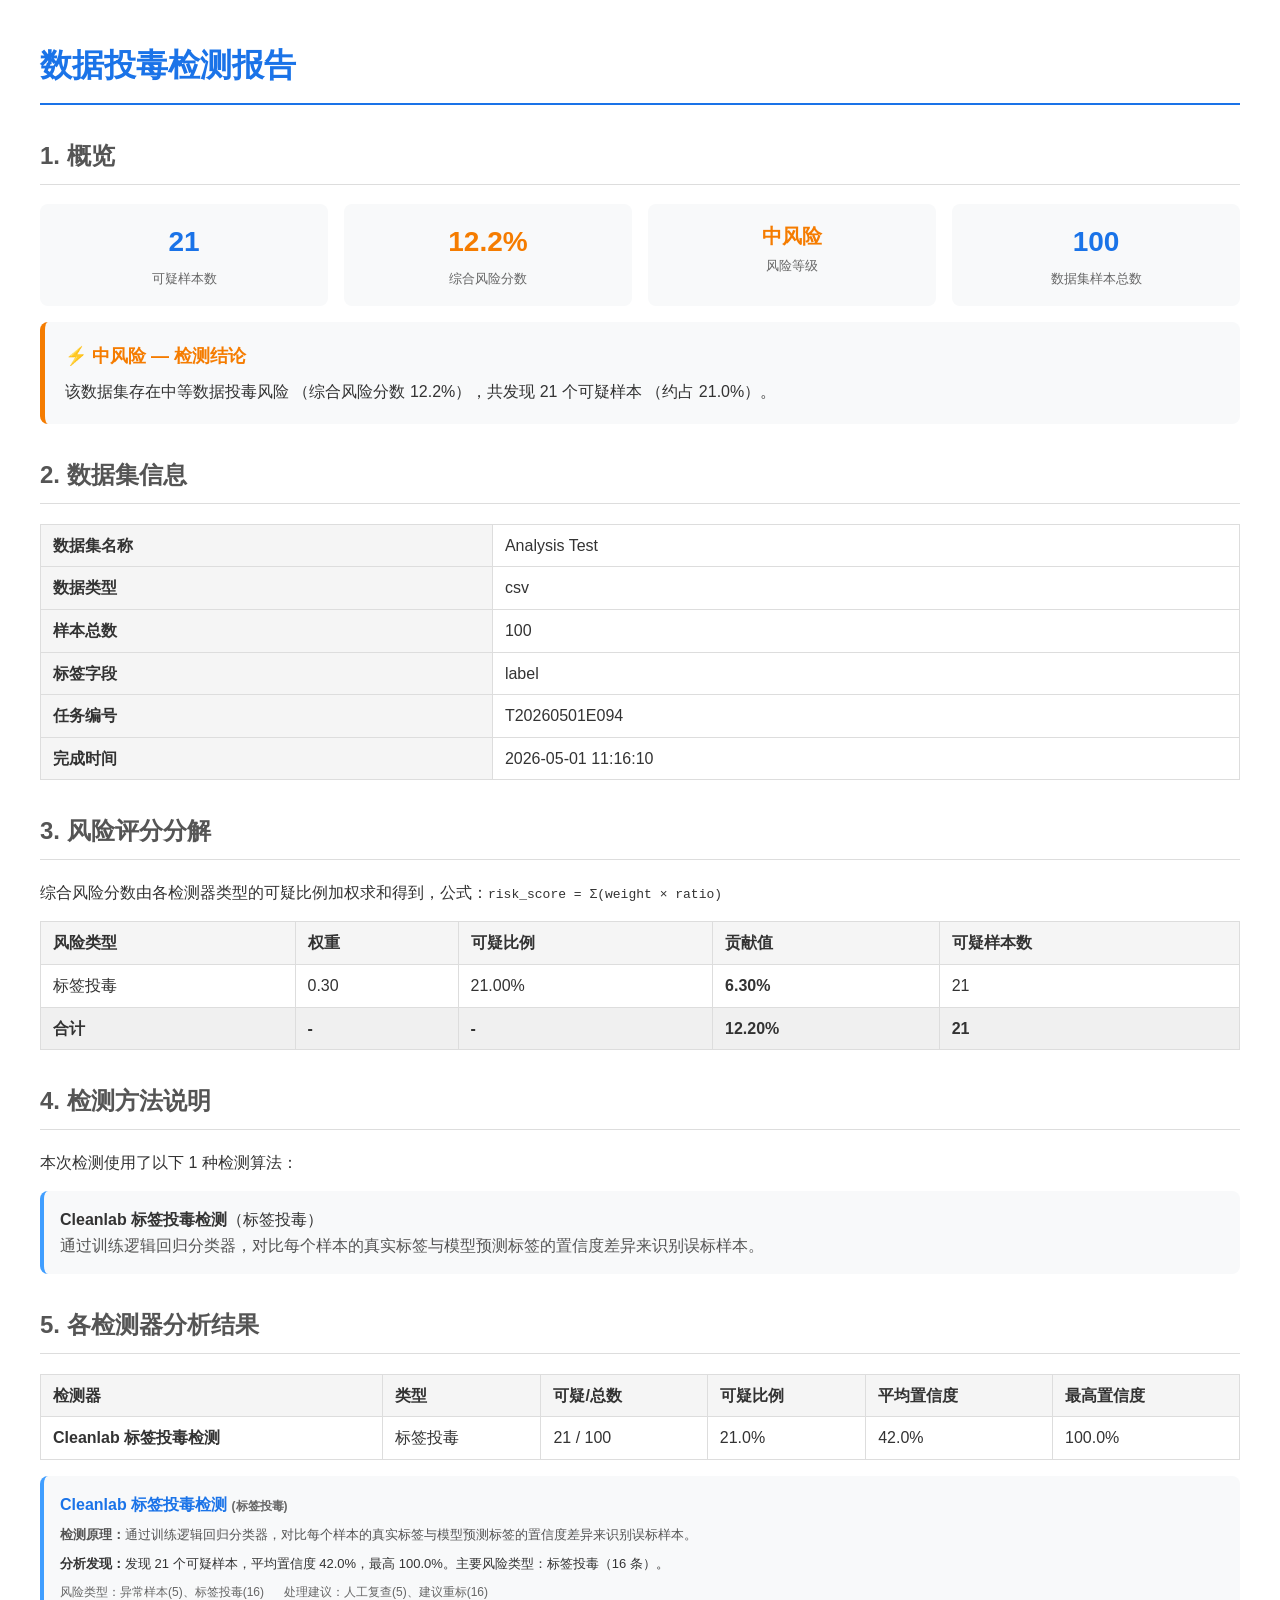
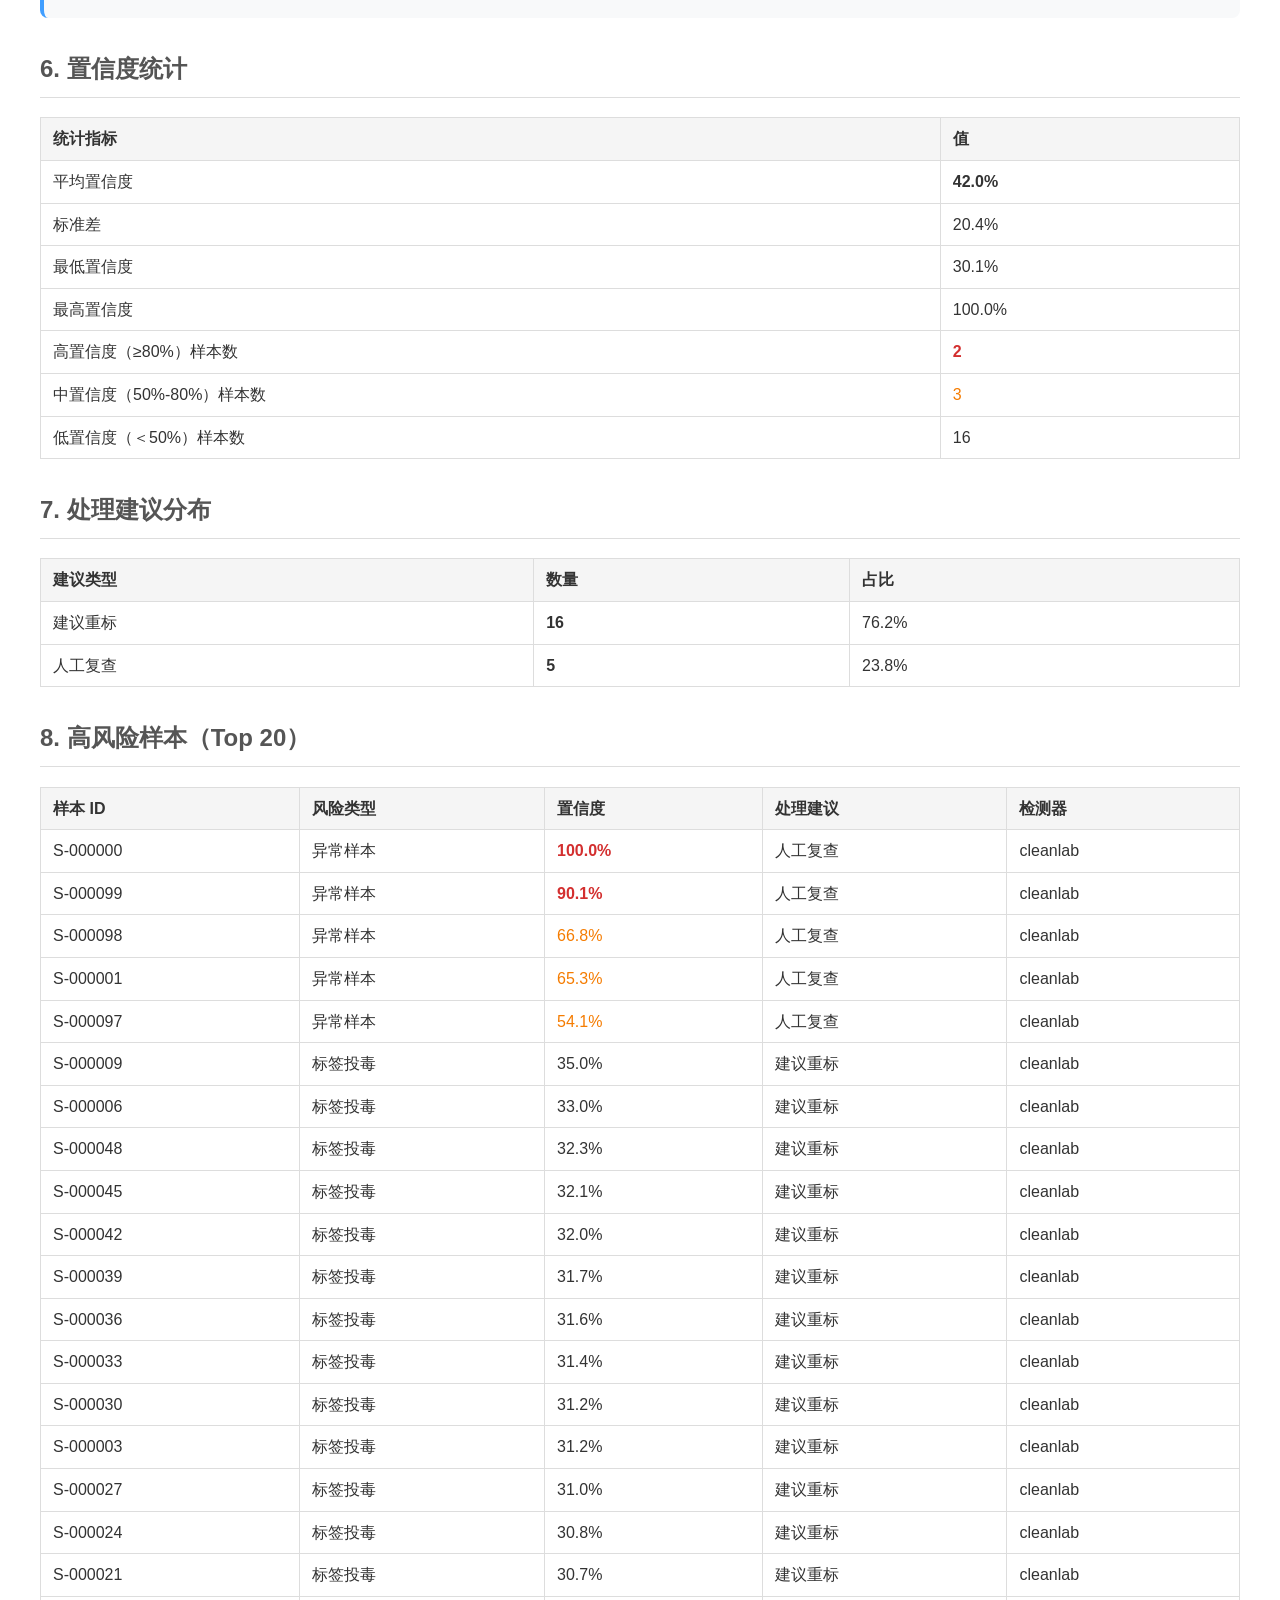
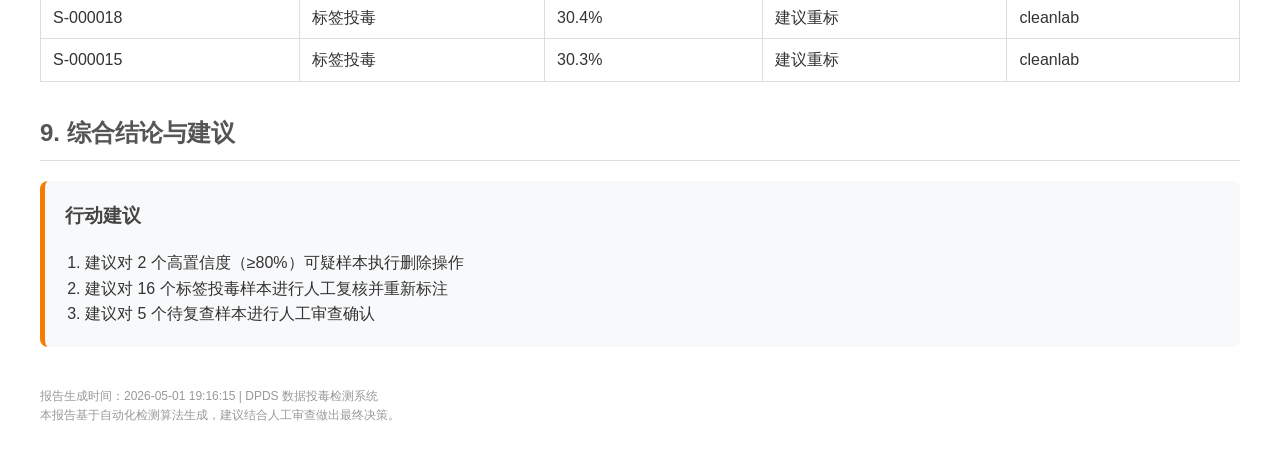
<file: media/reports/d1fc8b91c69f49a9b6bf134e4dd33661.html>
<!DOCTYPE html>
<html lang="zh-hans">
<head>
<meta charset="utf-8">
<title>DPDS 检测报告 - T20260501E094</title>
<style>
  body { font-family: 'Microsoft YaHei', 'PingFang SC', sans-serif; margin: 40px; color: #333; line-height: 1.6; }
  h1 { color: #1a73e8; border-bottom: 2px solid #1a73e8; padding-bottom: 12px; }
  h2 { color: #555; border-bottom: 1px solid #ddd; padding-bottom: 8px; margin-top: 32px; }
  h3 { color: #444; margin-top: 20px; }
  table { border-collapse: collapse; width: 100%; margin: 16px 0; }
  th, td { border: 1px solid #ddd; padding: 8px 12px; text-align: left; }
  th { background: #f5f5f5; font-weight: 600; }
  .high { color: #d32f2f; font-weight: bold; }
  .medium { color: #f57c00; }
  .low { color: #388e3c; }
  .conclusion-box { background: #f8f9fa; border-radius: 8px; padding: 20px; margin: 16px 0; border-left: 5px solid #f57c00; }
  .stat-grid { display: grid; grid-template-columns: repeat(4, 1fr); gap: 16px; margin: 16px 0; }
  .stat-card { background: #f8f9fa; border-radius: 8px; padding: 16px; text-align: center; }
  .stat-value { font-size: 28px; font-weight: bold; color: #1a73e8; }
  .stat-label { font-size: 13px; color: #666; margin-top: 4px; }
  .method-card { background: #f8f9fa; border-radius: 8px; padding: 16px; margin-bottom: 12px; border-left: 4px solid #409eff; }
  .meta { color: #999; font-size: 12px; margin-top: 40px; }
</style>
</head>
<body>
<h1>数据投毒检测报告</h1>

<h2>1. 概览</h2>
<div class="stat-grid">
  <div class="stat-card">
    <div class="stat-value">21</div>
    <div class="stat-label">可疑样本数</div>
  </div>
  <div class="stat-card">
    <div class="stat-value" style="color:#f57c00;">12.2%</div>
    <div class="stat-label">综合风险分数</div>
  </div>
  <div class="stat-card">
    <div class="stat-value" style="color:#f57c00;font-size:20px;">中风险</div>
    <div class="stat-label">风险等级</div>
  </div>
  <div class="stat-card">
    <div class="stat-value">100</div>
    <div class="stat-label">数据集样本总数</div>
  </div>
</div>

<div class="conclusion-box">
  <div style="font-size:18px;font-weight:bold;color:#f57c00;margin-bottom:8px;">
    ⚡ 中风险 — 检测结论
  </div>
  <p style="margin:0;">该数据集存在中等数据投毒风险
  （综合风险分数 12.2%），共发现 21 个可疑样本
  （约占 21.0%）。</p>
</div>

<h2>2. 数据集信息</h2>
<table>
  <tr><th>数据集名称</th><td>Analysis Test</td></tr>
  <tr><th>数据类型</th><td>csv</td></tr>
  <tr><th>样本总数</th><td>100</td></tr>
  <tr><th>标签字段</th><td>label</td></tr>
  <tr><th>任务编号</th><td>T20260501E094</td></tr>
  <tr><th>完成时间</th><td>2026-05-01 11:16:10</td></tr>
</table>

<h2>3. 风险评分分解</h2>
<p>综合风险分数由各检测器类型的可疑比例加权求和得到，公式：<code>risk_score = Σ(weight × ratio)</code></p>
<table>
  <tr><th>风险类型</th><th>权重</th><th>可疑比例</th><th>贡献值</th><th>可疑样本数</th></tr>
  <tr><td>标签投毒</td><td>0.30</td><td>21.00%</td><td><strong>6.30%</strong></td><td>21</td></tr>

  <tr style="background:#f0f0f0;font-weight:bold;">
    <td>合计</td><td>-</td><td>-<td>12.20%</td><td>21</td>
  </tr>
</table>

<h2>4. 检测方法说明</h2>
<p>本次检测使用了以下 1 种检测算法：</p>
<div class="method-card"><strong>Cleanlab 标签投毒检测</strong>（标签投毒）<br><span style="color:#555;">通过训练逻辑回归分类器，对比每个样本的真实标签与模型预测标签的置信度差异来识别误标样本。</span></div>

<h2>5. 各检测器分析结果</h2>
<table>
  <tr><th>检测器</th><th>类型</th><th>可疑/总数</th><th>可疑比例</th><th>平均置信度</th><th>最高置信度</th></tr>
  <tr><td><strong>Cleanlab 标签投毒检测</strong></td><td>标签投毒</td><td>21 / 100</td><td>21.0%</td><td>42.0%</td><td>100.0%</td></tr>

</table>

        <div style="background:#f8f9fa;border-radius:8px;padding:16px;margin-bottom:12px;border-left:4px solid #409eff;">
          <h4 style="margin:0 0 8px;color:#1a73e8;">Cleanlab 标签投毒检测 <span style="font-size:12px;color:#666;">(标签投毒)</span></h4>
          <p style="color:#555;font-size:13px;margin:0 0 8px;"><strong>检测原理：</strong>通过训练逻辑回归分类器，对比每个样本的真实标签与模型预测标签的置信度差异来识别误标样本。</p>
          <p style="color:#333;font-size:13px;margin:0 0 8px;"><strong>分析发现：</strong>发现 21 个可疑样本，平均置信度 42.0%，最高 100.0%。主要风险类型：标签投毒（16 条）。</p>
          <div style="display:flex;gap:20px;font-size:12px;color:#666;">
            <span>风险类型：异常样本(5)、标签投毒(16)</span>
            <span>处理建议：人工复查(5)、建议重标(16)</span>
          </div>
        </div>

<h2>6. 置信度统计</h2>
<table>
  <tr><th>统计指标</th><th>值</th></tr>
  <tr><td>平均置信度</td><td><strong>42.0%</strong></td></tr>
  <tr><td>标准差</td><td>20.4%</td></tr>
  <tr><td>最低置信度</td><td>30.1%</td></tr>
  <tr><td>最高置信度</td><td>100.0%</td></tr>
  <tr><td>高置信度（≥80%）样本数</td><td class="high">2</td></tr>
  <tr><td>中置信度（50%-80%）样本数</td><td class="medium">3</td></tr>
  <tr><td>低置信度（＜50%）样本数</td><td>16</td></tr>
</table>

<h2>7. 处理建议分布</h2>
<table>
  <tr><th>建议类型</th><th>数量</th><th>占比</th></tr>
  <tr><td>建议重标</td><td><strong>16</strong></td><td>76.2%</td></tr>
<tr><td>人工复查</td><td><strong>5</strong></td><td>23.8%</td></tr>

</table>

<h2>8. 高风险样本（Top 20）</h2>
<table>
  <tr><th>样本 ID</th><th>风险类型</th><th>置信度</th><th>处理建议</th><th>检测器</th></tr>
  <tr><td>S-000000</td><td>异常样本</td><td class="high">100.0%</td><td>人工复查</td><td>cleanlab</td></tr>
<tr><td>S-000099</td><td>异常样本</td><td class="high">90.1%</td><td>人工复查</td><td>cleanlab</td></tr>
<tr><td>S-000098</td><td>异常样本</td><td class="medium">66.8%</td><td>人工复查</td><td>cleanlab</td></tr>
<tr><td>S-000001</td><td>异常样本</td><td class="medium">65.3%</td><td>人工复查</td><td>cleanlab</td></tr>
<tr><td>S-000097</td><td>异常样本</td><td class="medium">54.1%</td><td>人工复查</td><td>cleanlab</td></tr>
<tr><td>S-000009</td><td>标签投毒</td><td class="">35.0%</td><td>建议重标</td><td>cleanlab</td></tr>
<tr><td>S-000006</td><td>标签投毒</td><td class="">33.0%</td><td>建议重标</td><td>cleanlab</td></tr>
<tr><td>S-000048</td><td>标签投毒</td><td class="">32.3%</td><td>建议重标</td><td>cleanlab</td></tr>
<tr><td>S-000045</td><td>标签投毒</td><td class="">32.1%</td><td>建议重标</td><td>cleanlab</td></tr>
<tr><td>S-000042</td><td>标签投毒</td><td class="">32.0%</td><td>建议重标</td><td>cleanlab</td></tr>
<tr><td>S-000039</td><td>标签投毒</td><td class="">31.7%</td><td>建议重标</td><td>cleanlab</td></tr>
<tr><td>S-000036</td><td>标签投毒</td><td class="">31.6%</td><td>建议重标</td><td>cleanlab</td></tr>
<tr><td>S-000033</td><td>标签投毒</td><td class="">31.4%</td><td>建议重标</td><td>cleanlab</td></tr>
<tr><td>S-000030</td><td>标签投毒</td><td class="">31.2%</td><td>建议重标</td><td>cleanlab</td></tr>
<tr><td>S-000003</td><td>标签投毒</td><td class="">31.2%</td><td>建议重标</td><td>cleanlab</td></tr>
<tr><td>S-000027</td><td>标签投毒</td><td class="">31.0%</td><td>建议重标</td><td>cleanlab</td></tr>
<tr><td>S-000024</td><td>标签投毒</td><td class="">30.8%</td><td>建议重标</td><td>cleanlab</td></tr>
<tr><td>S-000021</td><td>标签投毒</td><td class="">30.7%</td><td>建议重标</td><td>cleanlab</td></tr>
<tr><td>S-000018</td><td>标签投毒</td><td class="">30.4%</td><td>建议重标</td><td>cleanlab</td></tr>
<tr><td>S-000015</td><td>标签投毒</td><td class="">30.3%</td><td>建议重标</td><td>cleanlab</td></tr>

</table>



<h2>9. 综合结论与建议</h2>
<div class="conclusion-box">
  <h3 style="margin-top:0;">行动建议</h3>
  <ol style="margin:0;padding-left:20px;">
    <li>建议对 2 个高置信度（≥80%）可疑样本执行删除操作</li><li>建议对 16 个标签投毒样本进行人工复核并重新标注</li><li>建议对 5 个待复查样本进行人工审查确认</li>
  </ol>
</div>

<p class="meta">
  报告生成时间：2026-05-01 19:16:15 | DPDS 数据投毒检测系统<br>
  本报告基于自动化检测算法生成，建议结合人工审查做出最终决策。
</p>
</body>
</html>
</file>
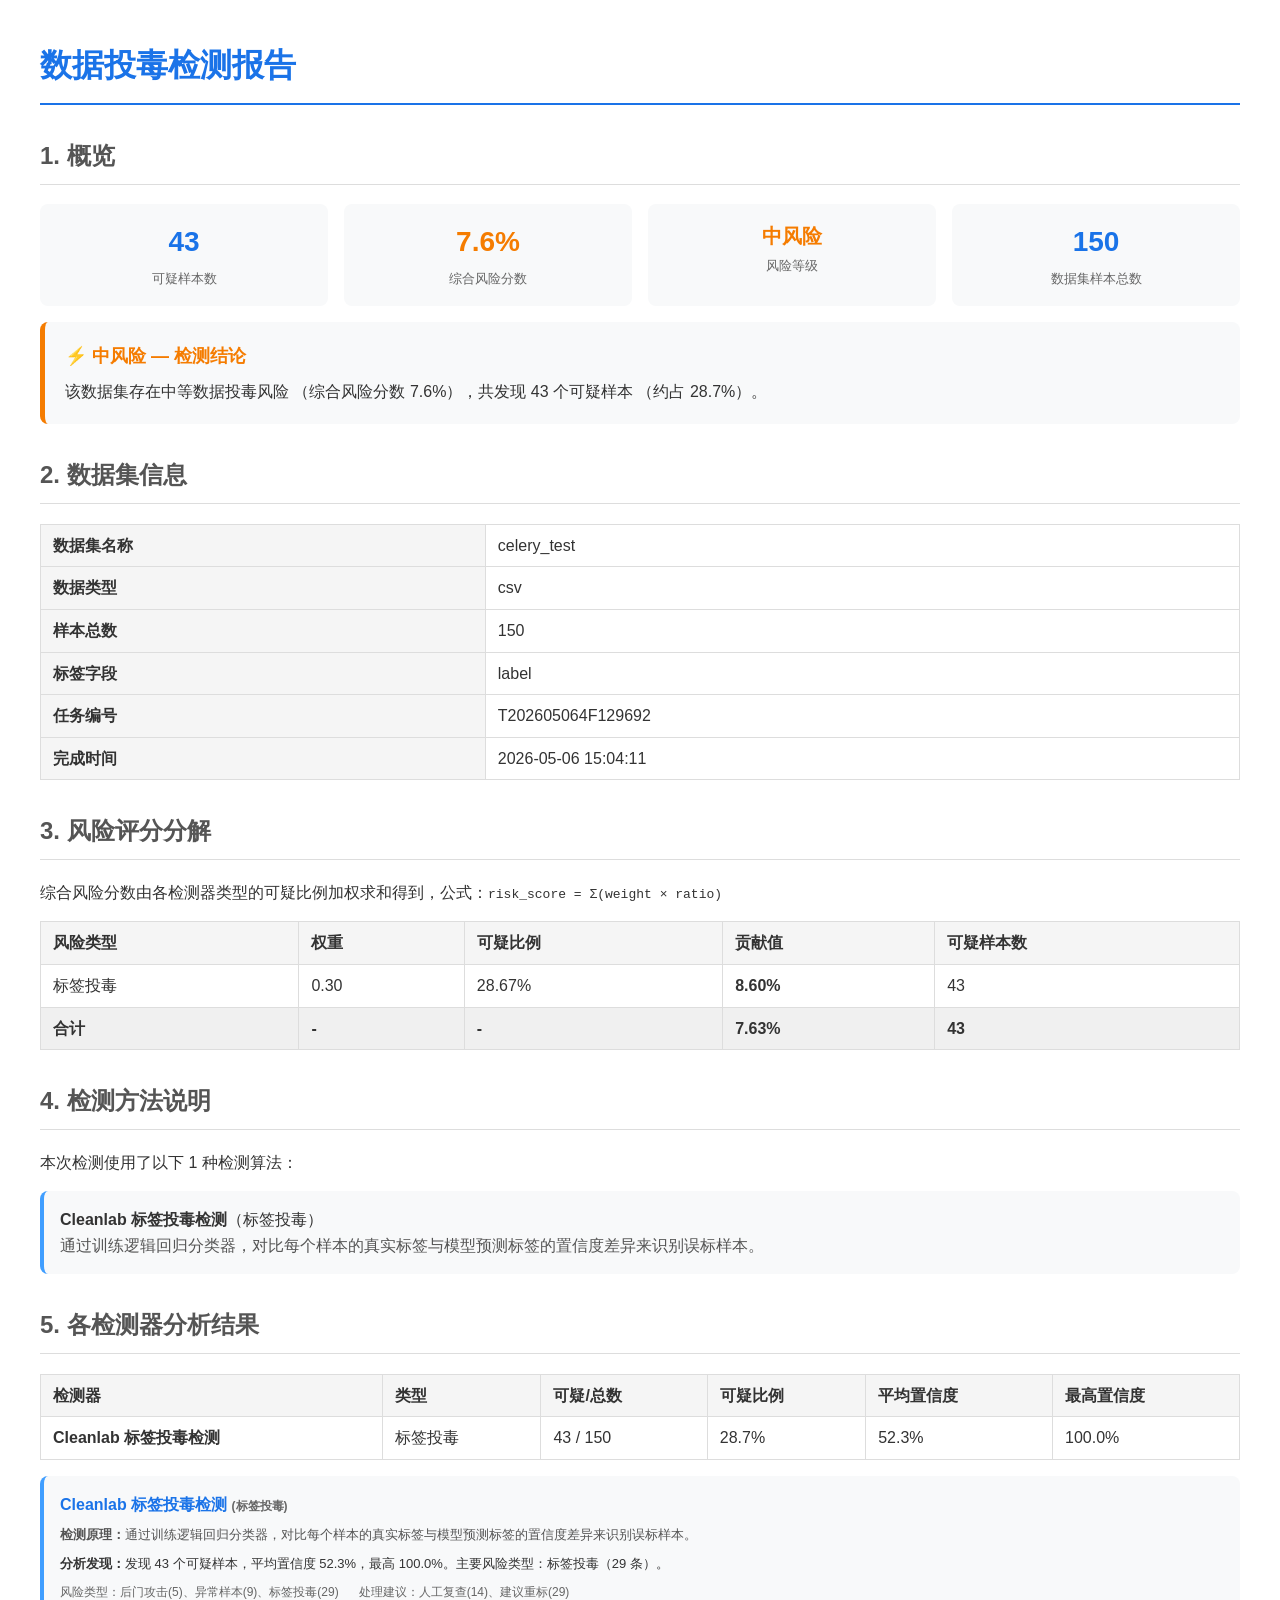
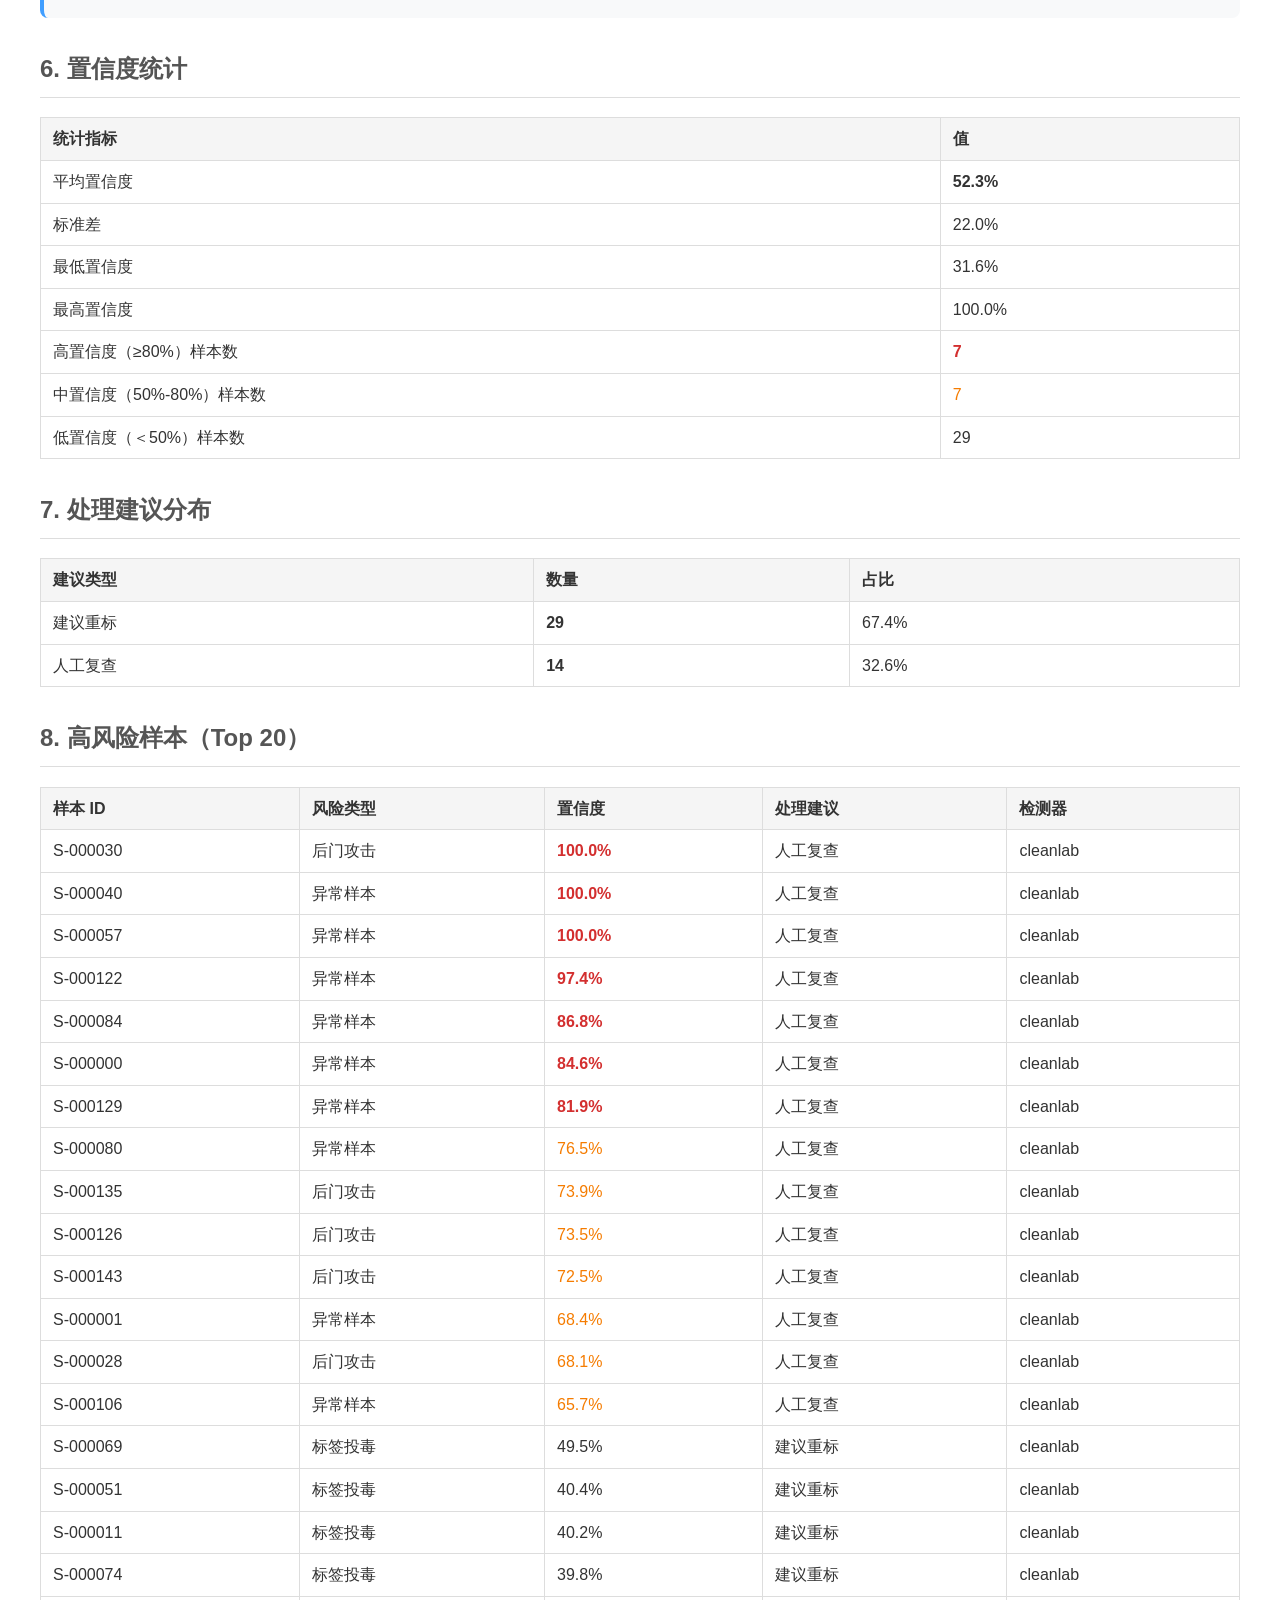
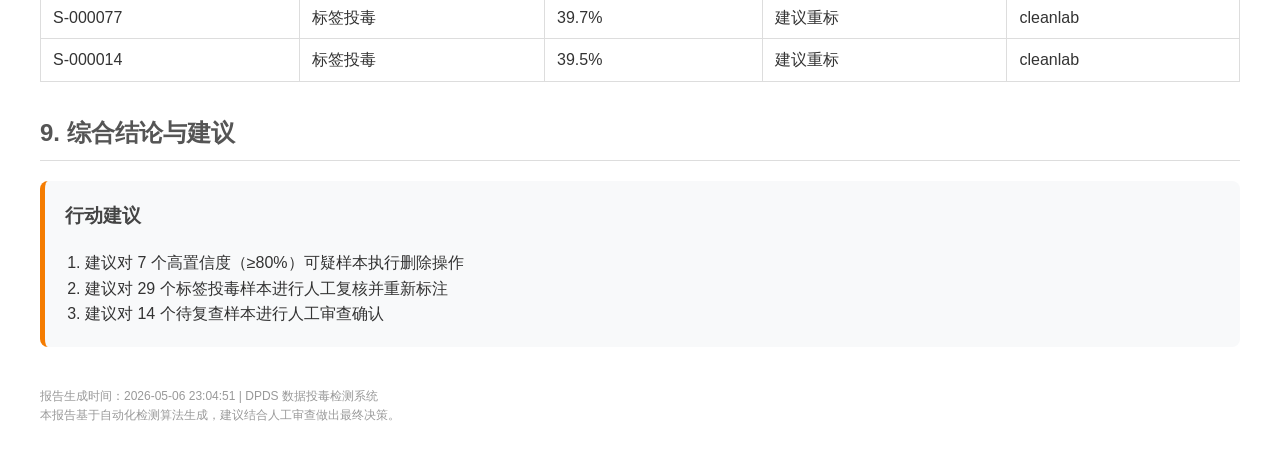
<file: media/reports/d5145190f57542eba60dedcc5d0de98c.html>
<!DOCTYPE html>
<html lang="zh-hans">
<head>
<meta charset="utf-8">
<title>DPDS 检测报告 - T202605064F129692</title>
<style>
  body { font-family: 'Microsoft YaHei', 'PingFang SC', sans-serif; margin: 40px; color: #333; line-height: 1.6; }
  h1 { color: #1a73e8; border-bottom: 2px solid #1a73e8; padding-bottom: 12px; }
  h2 { color: #555; border-bottom: 1px solid #ddd; padding-bottom: 8px; margin-top: 32px; }
  h3 { color: #444; margin-top: 20px; }
  table { border-collapse: collapse; width: 100%; margin: 16px 0; }
  th, td { border: 1px solid #ddd; padding: 8px 12px; text-align: left; }
  th { background: #f5f5f5; font-weight: 600; }
  .high { color: #d32f2f; font-weight: bold; }
  .medium { color: #f57c00; }
  .low { color: #388e3c; }
  .conclusion-box { background: #f8f9fa; border-radius: 8px; padding: 20px; margin: 16px 0; border-left: 5px solid #f57c00; }
  .stat-grid { display: grid; grid-template-columns: repeat(4, 1fr); gap: 16px; margin: 16px 0; }
  .stat-card { background: #f8f9fa; border-radius: 8px; padding: 16px; text-align: center; }
  .stat-value { font-size: 28px; font-weight: bold; color: #1a73e8; }
  .stat-label { font-size: 13px; color: #666; margin-top: 4px; }
  .method-card { background: #f8f9fa; border-radius: 8px; padding: 16px; margin-bottom: 12px; border-left: 4px solid #409eff; }
  .meta { color: #999; font-size: 12px; margin-top: 40px; }
</style>
</head>
<body>
<h1>数据投毒检测报告</h1>

<h2>1. 概览</h2>
<div class="stat-grid">
  <div class="stat-card">
    <div class="stat-value">43</div>
    <div class="stat-label">可疑样本数</div>
  </div>
  <div class="stat-card">
    <div class="stat-value" style="color:#f57c00;">7.6%</div>
    <div class="stat-label">综合风险分数</div>
  </div>
  <div class="stat-card">
    <div class="stat-value" style="color:#f57c00;font-size:20px;">中风险</div>
    <div class="stat-label">风险等级</div>
  </div>
  <div class="stat-card">
    <div class="stat-value">150</div>
    <div class="stat-label">数据集样本总数</div>
  </div>
</div>

<div class="conclusion-box">
  <div style="font-size:18px;font-weight:bold;color:#f57c00;margin-bottom:8px;">
    ⚡ 中风险 — 检测结论
  </div>
  <p style="margin:0;">该数据集存在中等数据投毒风险
  （综合风险分数 7.6%），共发现 43 个可疑样本
  （约占 28.7%）。</p>
</div>

<h2>2. 数据集信息</h2>
<table>
  <tr><th>数据集名称</th><td>celery_test</td></tr>
  <tr><th>数据类型</th><td>csv</td></tr>
  <tr><th>样本总数</th><td>150</td></tr>
  <tr><th>标签字段</th><td>label</td></tr>
  <tr><th>任务编号</th><td>T202605064F129692</td></tr>
  <tr><th>完成时间</th><td>2026-05-06 15:04:11</td></tr>
</table>

<h2>3. 风险评分分解</h2>
<p>综合风险分数由各检测器类型的可疑比例加权求和得到，公式：<code>risk_score = Σ(weight × ratio)</code></p>
<table>
  <tr><th>风险类型</th><th>权重</th><th>可疑比例</th><th>贡献值</th><th>可疑样本数</th></tr>
  <tr><td>标签投毒</td><td>0.30</td><td>28.67%</td><td><strong>8.60%</strong></td><td>43</td></tr>

  <tr style="background:#f0f0f0;font-weight:bold;">
    <td>合计</td><td>-</td><td>-<td>7.63%</td><td>43</td>
  </tr>
</table>

<h2>4. 检测方法说明</h2>
<p>本次检测使用了以下 1 种检测算法：</p>
<div class="method-card"><strong>Cleanlab 标签投毒检测</strong>（标签投毒）<br><span style="color:#555;">通过训练逻辑回归分类器，对比每个样本的真实标签与模型预测标签的置信度差异来识别误标样本。</span></div>

<h2>5. 各检测器分析结果</h2>
<table>
  <tr><th>检测器</th><th>类型</th><th>可疑/总数</th><th>可疑比例</th><th>平均置信度</th><th>最高置信度</th></tr>
  <tr><td><strong>Cleanlab 标签投毒检测</strong></td><td>标签投毒</td><td>43 / 150</td><td>28.7%</td><td>52.3%</td><td>100.0%</td></tr>

</table>

        <div style="background:#f8f9fa;border-radius:8px;padding:16px;margin-bottom:12px;border-left:4px solid #409eff;">
          <h4 style="margin:0 0 8px;color:#1a73e8;">Cleanlab 标签投毒检测 <span style="font-size:12px;color:#666;">(标签投毒)</span></h4>
          <p style="color:#555;font-size:13px;margin:0 0 8px;"><strong>检测原理：</strong>通过训练逻辑回归分类器，对比每个样本的真实标签与模型预测标签的置信度差异来识别误标样本。</p>
          <p style="color:#333;font-size:13px;margin:0 0 8px;"><strong>分析发现：</strong>发现 43 个可疑样本，平均置信度 52.3%，最高 100.0%。主要风险类型：标签投毒（29 条）。</p>
          <div style="display:flex;gap:20px;font-size:12px;color:#666;">
            <span>风险类型：后门攻击(5)、异常样本(9)、标签投毒(29)</span>
            <span>处理建议：人工复查(14)、建议重标(29)</span>
          </div>
        </div>

<h2>6. 置信度统计</h2>
<table>
  <tr><th>统计指标</th><th>值</th></tr>
  <tr><td>平均置信度</td><td><strong>52.3%</strong></td></tr>
  <tr><td>标准差</td><td>22.0%</td></tr>
  <tr><td>最低置信度</td><td>31.6%</td></tr>
  <tr><td>最高置信度</td><td>100.0%</td></tr>
  <tr><td>高置信度（≥80%）样本数</td><td class="high">7</td></tr>
  <tr><td>中置信度（50%-80%）样本数</td><td class="medium">7</td></tr>
  <tr><td>低置信度（＜50%）样本数</td><td>29</td></tr>
</table>

<h2>7. 处理建议分布</h2>
<table>
  <tr><th>建议类型</th><th>数量</th><th>占比</th></tr>
  <tr><td>建议重标</td><td><strong>29</strong></td><td>67.4%</td></tr>
<tr><td>人工复查</td><td><strong>14</strong></td><td>32.6%</td></tr>

</table>

<h2>8. 高风险样本（Top 20）</h2>
<table>
  <tr><th>样本 ID</th><th>风险类型</th><th>置信度</th><th>处理建议</th><th>检测器</th></tr>
  <tr><td>S-000030</td><td>后门攻击</td><td class="high">100.0%</td><td>人工复查</td><td>cleanlab</td></tr>
<tr><td>S-000040</td><td>异常样本</td><td class="high">100.0%</td><td>人工复查</td><td>cleanlab</td></tr>
<tr><td>S-000057</td><td>异常样本</td><td class="high">100.0%</td><td>人工复查</td><td>cleanlab</td></tr>
<tr><td>S-000122</td><td>异常样本</td><td class="high">97.4%</td><td>人工复查</td><td>cleanlab</td></tr>
<tr><td>S-000084</td><td>异常样本</td><td class="high">86.8%</td><td>人工复查</td><td>cleanlab</td></tr>
<tr><td>S-000000</td><td>异常样本</td><td class="high">84.6%</td><td>人工复查</td><td>cleanlab</td></tr>
<tr><td>S-000129</td><td>异常样本</td><td class="high">81.9%</td><td>人工复查</td><td>cleanlab</td></tr>
<tr><td>S-000080</td><td>异常样本</td><td class="medium">76.5%</td><td>人工复查</td><td>cleanlab</td></tr>
<tr><td>S-000135</td><td>后门攻击</td><td class="medium">73.9%</td><td>人工复查</td><td>cleanlab</td></tr>
<tr><td>S-000126</td><td>后门攻击</td><td class="medium">73.5%</td><td>人工复查</td><td>cleanlab</td></tr>
<tr><td>S-000143</td><td>后门攻击</td><td class="medium">72.5%</td><td>人工复查</td><td>cleanlab</td></tr>
<tr><td>S-000001</td><td>异常样本</td><td class="medium">68.4%</td><td>人工复查</td><td>cleanlab</td></tr>
<tr><td>S-000028</td><td>后门攻击</td><td class="medium">68.1%</td><td>人工复查</td><td>cleanlab</td></tr>
<tr><td>S-000106</td><td>异常样本</td><td class="medium">65.7%</td><td>人工复查</td><td>cleanlab</td></tr>
<tr><td>S-000069</td><td>标签投毒</td><td class="">49.5%</td><td>建议重标</td><td>cleanlab</td></tr>
<tr><td>S-000051</td><td>标签投毒</td><td class="">40.4%</td><td>建议重标</td><td>cleanlab</td></tr>
<tr><td>S-000011</td><td>标签投毒</td><td class="">40.2%</td><td>建议重标</td><td>cleanlab</td></tr>
<tr><td>S-000074</td><td>标签投毒</td><td class="">39.8%</td><td>建议重标</td><td>cleanlab</td></tr>
<tr><td>S-000077</td><td>标签投毒</td><td class="">39.7%</td><td>建议重标</td><td>cleanlab</td></tr>
<tr><td>S-000014</td><td>标签投毒</td><td class="">39.5%</td><td>建议重标</td><td>cleanlab</td></tr>

</table>



<h2>9. 综合结论与建议</h2>
<div class="conclusion-box">
  <h3 style="margin-top:0;">行动建议</h3>
  <ol style="margin:0;padding-left:20px;">
    <li>建议对 7 个高置信度（≥80%）可疑样本执行删除操作</li><li>建议对 29 个标签投毒样本进行人工复核并重新标注</li><li>建议对 14 个待复查样本进行人工审查确认</li>
  </ol>
</div>

<p class="meta">
  报告生成时间：2026-05-06 23:04:51 | DPDS 数据投毒检测系统<br>
  本报告基于自动化检测算法生成，建议结合人工审查做出最终决策。
</p>
</body>
</html>
</file>
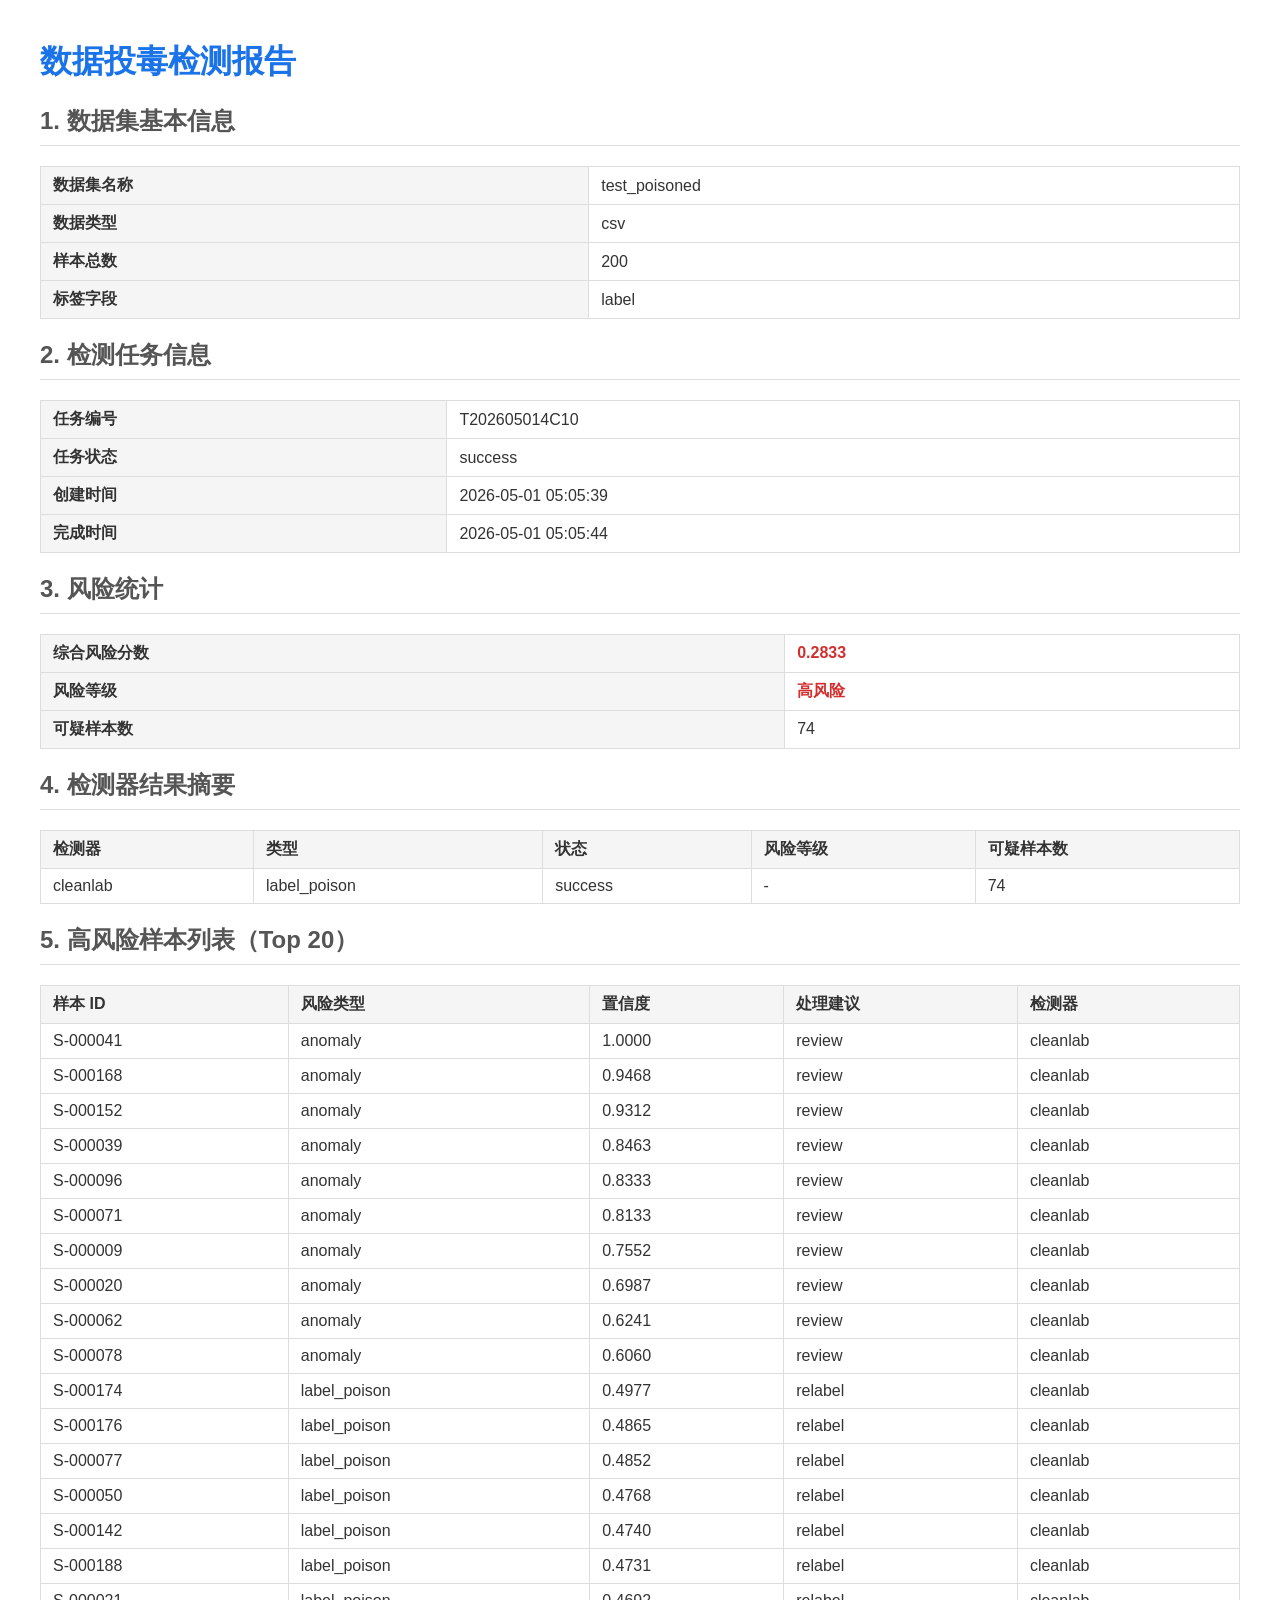
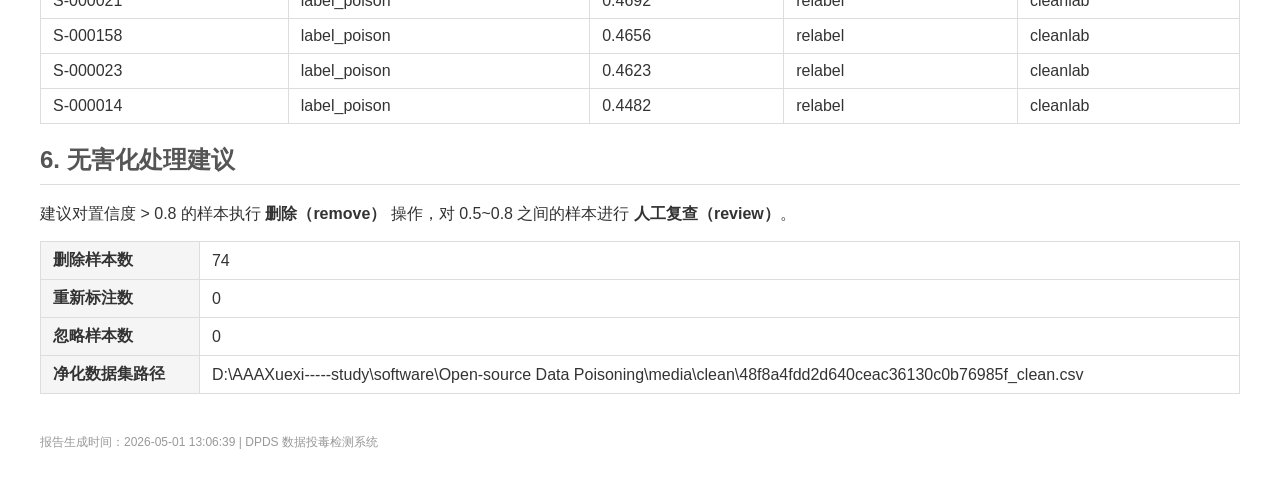
<file: media/reports/f361cd4069414c8ea3b33b4727295c6b.html>
<!DOCTYPE html>
<html lang="zh-hans">
<head>
<meta charset="utf-8">
<title>DPDS 检测报告 - T202605014C10</title>
<style>
  body { font-family: 'Microsoft YaHei', sans-serif; margin: 40px; color: #333; }
  h1 { color: #1a73e8; } h2 { color: #555; border-bottom: 1px solid #ddd; padding-bottom: 8px; }
  table { border-collapse: collapse; width: 100%; margin: 16px 0; }
  th, td { border: 1px solid #ddd; padding: 8px 12px; text-align: left; }
  th { background: #f5f5f5; }
  .high { color: #d32f2f; font-weight: bold; }
  .medium { color: #f57c00; }
  .low { color: #388e3c; }
  .badge { display: inline-block; padding: 2px 8px; border-radius: 4px; font-size: 12px; }
</style>
</head>
<body>
<h1>数据投毒检测报告</h1>

<h2>1. 数据集基本信息</h2>
<table>
  <tr><th>数据集名称</th><td>test_poisoned</td></tr>
  <tr><th>数据类型</th><td>csv</td></tr>
  <tr><th>样本总数</th><td>200</td></tr>
  <tr><th>标签字段</th><td>label</td></tr>
</table>

<h2>2. 检测任务信息</h2>
<table>
  <tr><th>任务编号</th><td>T202605014C10</td></tr>
  <tr><th>任务状态</th><td>success</td></tr>
  <tr><th>创建时间</th><td>2026-05-01 05:05:39</td></tr>
  <tr><th>完成时间</th><td>2026-05-01 05:05:44</td></tr>
</table>

<h2>3. 风险统计</h2>
<table>
  <tr><th>综合风险分数</th><td class="high">0.2833</td></tr>
  <tr><th>风险等级</th><td class="high">高风险</td></tr>
  <tr><th>可疑样本数</th><td>74</td></tr>
</table>

<h2>4. 检测器结果摘要</h2>
<table>
  <tr><th>检测器</th><th>类型</th><th>状态</th><th>风险等级</th><th>可疑样本数</th></tr>
  <tr><td>cleanlab</td><td>label_poison</td><td>success</td><td>-</td><td>74</td></tr>

</table>

<h2>5. 高风险样本列表（Top 20）</h2>
<table>
  <tr><th>样本 ID</th><th>风险类型</th><th>置信度</th><th>处理建议</th><th>检测器</th></tr>
  <tr><td>S-000041</td><td>anomaly</td><td>1.0000</td><td>review</td><td>cleanlab</td></tr>
<tr><td>S-000168</td><td>anomaly</td><td>0.9468</td><td>review</td><td>cleanlab</td></tr>
<tr><td>S-000152</td><td>anomaly</td><td>0.9312</td><td>review</td><td>cleanlab</td></tr>
<tr><td>S-000039</td><td>anomaly</td><td>0.8463</td><td>review</td><td>cleanlab</td></tr>
<tr><td>S-000096</td><td>anomaly</td><td>0.8333</td><td>review</td><td>cleanlab</td></tr>
<tr><td>S-000071</td><td>anomaly</td><td>0.8133</td><td>review</td><td>cleanlab</td></tr>
<tr><td>S-000009</td><td>anomaly</td><td>0.7552</td><td>review</td><td>cleanlab</td></tr>
<tr><td>S-000020</td><td>anomaly</td><td>0.6987</td><td>review</td><td>cleanlab</td></tr>
<tr><td>S-000062</td><td>anomaly</td><td>0.6241</td><td>review</td><td>cleanlab</td></tr>
<tr><td>S-000078</td><td>anomaly</td><td>0.6060</td><td>review</td><td>cleanlab</td></tr>
<tr><td>S-000174</td><td>label_poison</td><td>0.4977</td><td>relabel</td><td>cleanlab</td></tr>
<tr><td>S-000176</td><td>label_poison</td><td>0.4865</td><td>relabel</td><td>cleanlab</td></tr>
<tr><td>S-000077</td><td>label_poison</td><td>0.4852</td><td>relabel</td><td>cleanlab</td></tr>
<tr><td>S-000050</td><td>label_poison</td><td>0.4768</td><td>relabel</td><td>cleanlab</td></tr>
<tr><td>S-000142</td><td>label_poison</td><td>0.4740</td><td>relabel</td><td>cleanlab</td></tr>
<tr><td>S-000188</td><td>label_poison</td><td>0.4731</td><td>relabel</td><td>cleanlab</td></tr>
<tr><td>S-000021</td><td>label_poison</td><td>0.4692</td><td>relabel</td><td>cleanlab</td></tr>
<tr><td>S-000158</td><td>label_poison</td><td>0.4656</td><td>relabel</td><td>cleanlab</td></tr>
<tr><td>S-000023</td><td>label_poison</td><td>0.4623</td><td>relabel</td><td>cleanlab</td></tr>
<tr><td>S-000014</td><td>label_poison</td><td>0.4482</td><td>relabel</td><td>cleanlab</td></tr>

</table>

<h2>6. 无害化处理建议</h2>
<p>建议对置信度 &gt; 0.8 的样本执行 <b>删除（remove）</b> 操作，对 0.5~0.8 之间的样本进行 <b>人工复查（review）</b>。</p>
<table>
  <tr><th>删除样本数</th><td>74</td></tr>
  <tr><th>重新标注数</th><td>0</td></tr>
  <tr><th>忽略样本数</th><td>0</td></tr>
  <tr><th>净化数据集路径</th><td>D:\AAAXuexi-----study\software\Open-source Data Poisoning\media\clean\48f8a4fdd2d640ceac36130c0b76985f_clean.csv</td></tr>
</table>

<p style="color: #999; margin-top: 40px; font-size: 12px;">
  报告生成时间：2026-05-01 13:06:39 | DPDS 数据投毒检测系统
</p>
</body>
</html>
</file>
